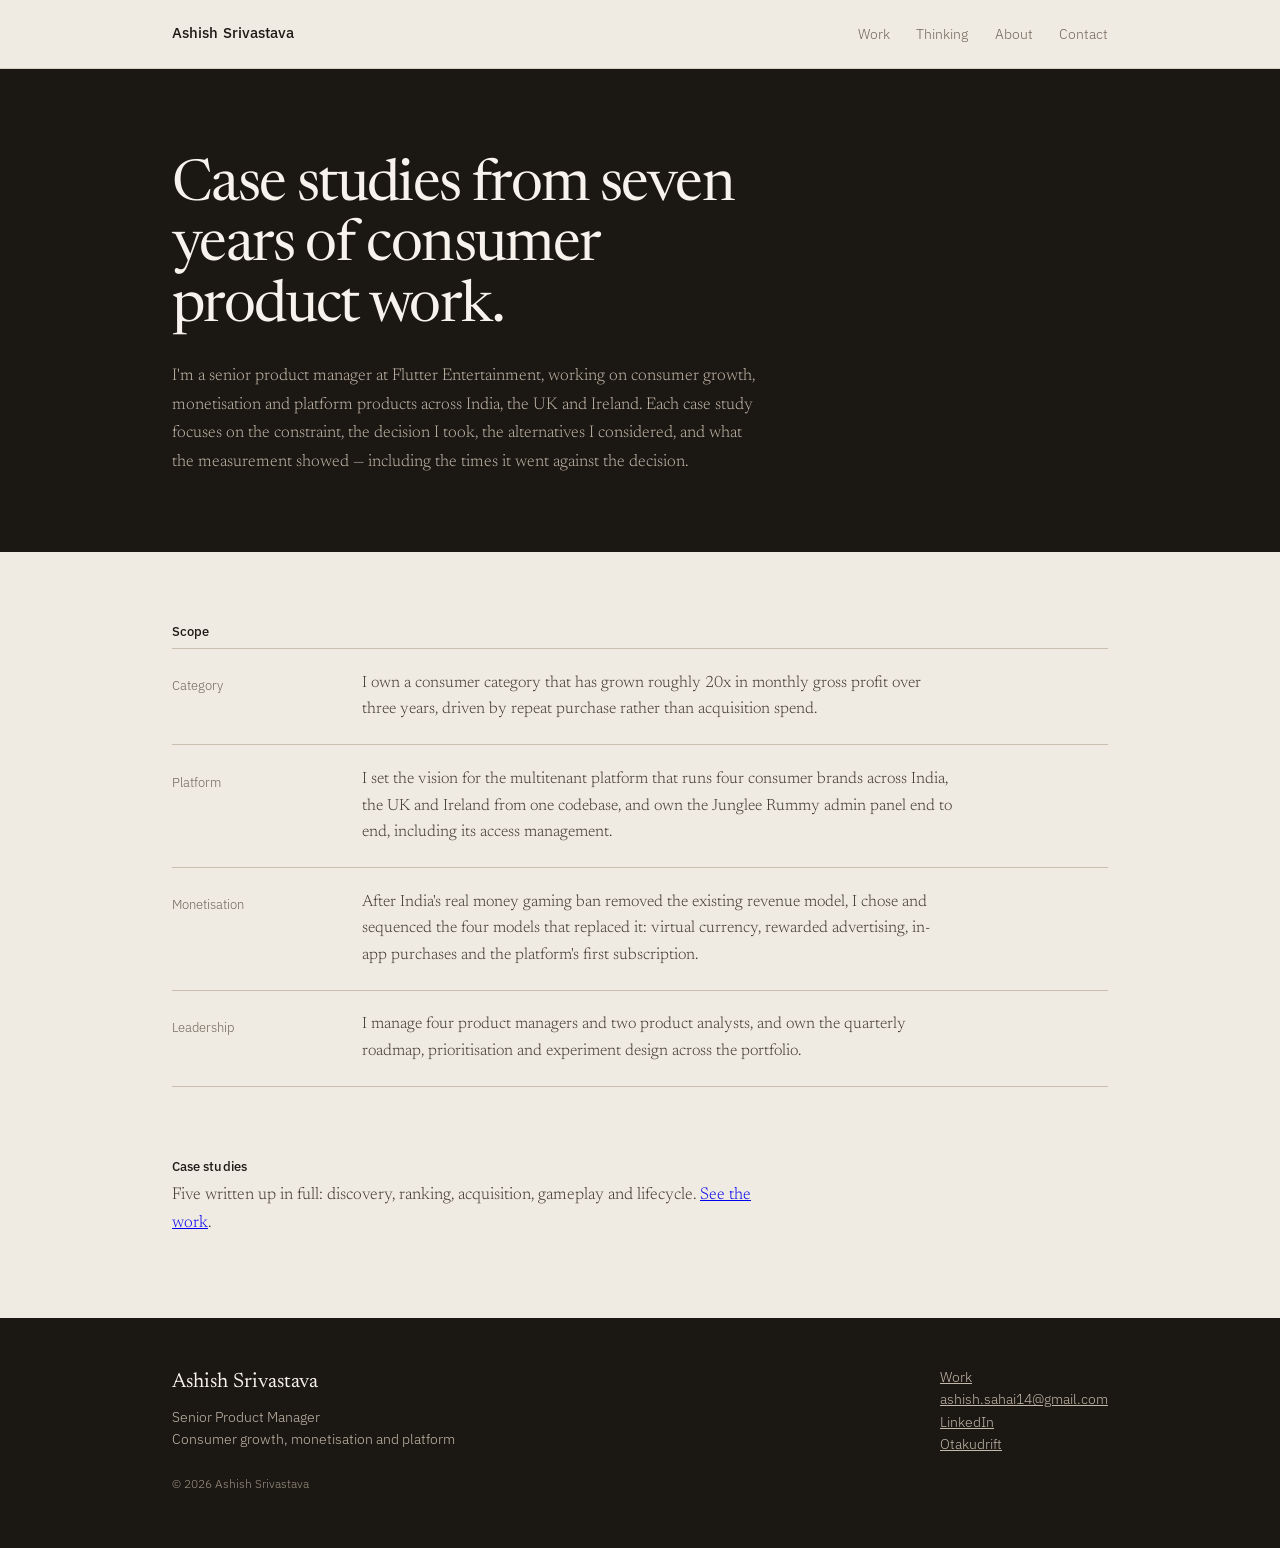
<file: index.html>
<!doctype html>
<html lang="en">
<head>
<meta charset="utf-8">
<meta name="viewport" content="width=device-width, initial-scale=1">
<title>Ashish Srivastava, senior product manager</title>
<meta name="description" content="Case studies on consumer growth, monetisation and platform product work.">
<meta property="og:title" content="Ashish Srivastava, senior product manager">
<meta property="og:description" content="Case studies on consumer growth, monetisation and platform product work.">
<link rel="preconnect" href="https://fonts.googleapis.com">
<link rel="preconnect" href="https://fonts.gstatic.com" crossorigin>
<link href="https://fonts.googleapis.com/css2?family=Newsreader:ital,opsz,wght@0,6..72,300;0,6..72,400;0,6..72,500;1,6..72,300;1,6..72,400&family=IBM+Plex+Sans:wght@400;500&display=swap" rel="stylesheet">
<link rel="stylesheet" href="style.css">
</head>
<body>
<a class="skip" href="#main">Skip to content</a>
<nav class="nav" aria-label="Primary">
  <div class="wrap">
    <a class="name" href="index.html">Ashish Srivastava</a>
    <ul>
      <li><a href="work.html">Work</a></li>
      <li><a href="thinking.html">Thinking</a></li>
      <li><a href="about.html">About</a></li>
      <li><a href="contact.html">Contact</a></li>
    </ul>
  </div>
</nav><header class="band">
  <div class="wrap">
    
    <h1>Case studies from seven years of consumer product work.</h1>
    <p class="standfirst">I'm a senior product manager at Flutter Entertainment, working on consumer growth, monetisation and platform products across India, the UK and Ireland. Each case study focuses on the constraint, the decision I took, the alternatives I considered, and what the measurement showed &mdash; including the times it went against the decision.</p>
  </div>
</header><main id="main"><div class="wrap"><section aria-labelledby="scope-h">
    <h2 class="section rise" id="scope-h">Scope</h2>
    <div class="rows rise"><div class="row"><div class="label">Category</div><div class="body"><p>I own a consumer category that has grown roughly 20x in monthly gross profit over three years, driven by repeat purchase rather than acquisition spend.</p></div></div><div class="row"><div class="label">Platform</div><div class="body"><p>I set the vision for the multitenant platform that runs four consumer brands across India, the UK and Ireland from one codebase, and own the Junglee Rummy admin panel end to end, including its access management.</p></div></div><div class="row"><div class="label">Monetisation</div><div class="body"><p>After India's real money gaming ban removed the existing revenue model, I chose and sequenced the four models that replaced it: virtual currency, rewarded advertising, in-app purchases and the platform's first subscription.</p></div></div><div class="row"><div class="label">Leadership</div><div class="body"><p>I manage four product managers and two product analysts, and own the quarterly roadmap, prioritisation and experiment design across the portfolio.</p></div></div></div>
  </section><section><h2 class="section rise">Case studies</h2><p class="lede rise">Five written up in full: discovery, ranking, acquisition, gameplay and lifecycle. <a href="work.html">See the work</a>.</p></section></div></main><footer>
  <div class="wrap">
    <div>
      <p class="fname">Ashish Srivastava</p>
      <div>Senior Product Manager<br>Consumer growth, monetisation and platform</div>
      <div class="small">&copy; 2026 Ashish Srivastava</div>
    </div>
    <div>
      <div><a href="work.html">Work</a></div>
      <div><a href="mailto:ashish.sahai14@gmail.com">ashish.sahai14@gmail.com</a></div>
      <div><a href="https://linkedin.com/in/ashishsrivastava">LinkedIn</a></div>
      <div><a href="https://otakudrift.com">Otakudrift</a></div>
    </div>
  </div>
</footer><script>
(function(){
  var reduce = window.matchMedia('(prefers-reduced-motion: reduce)').matches;
  var els = document.querySelectorAll('.rise');
  if (reduce || !('IntersectionObserver' in window)) { els.forEach(function(e){e.classList.add('in');}); return; }
  var io = new IntersectionObserver(function(en){
    en.forEach(function(e){ if(e.isIntersecting){ e.target.classList.add('in'); io.unobserve(e.target); } });
  }, {rootMargin:'0px 0px -8% 0px', threshold:0.05});
  els.forEach(function(e){io.observe(e);});
})();
</script>
</body>
</html>
</file>
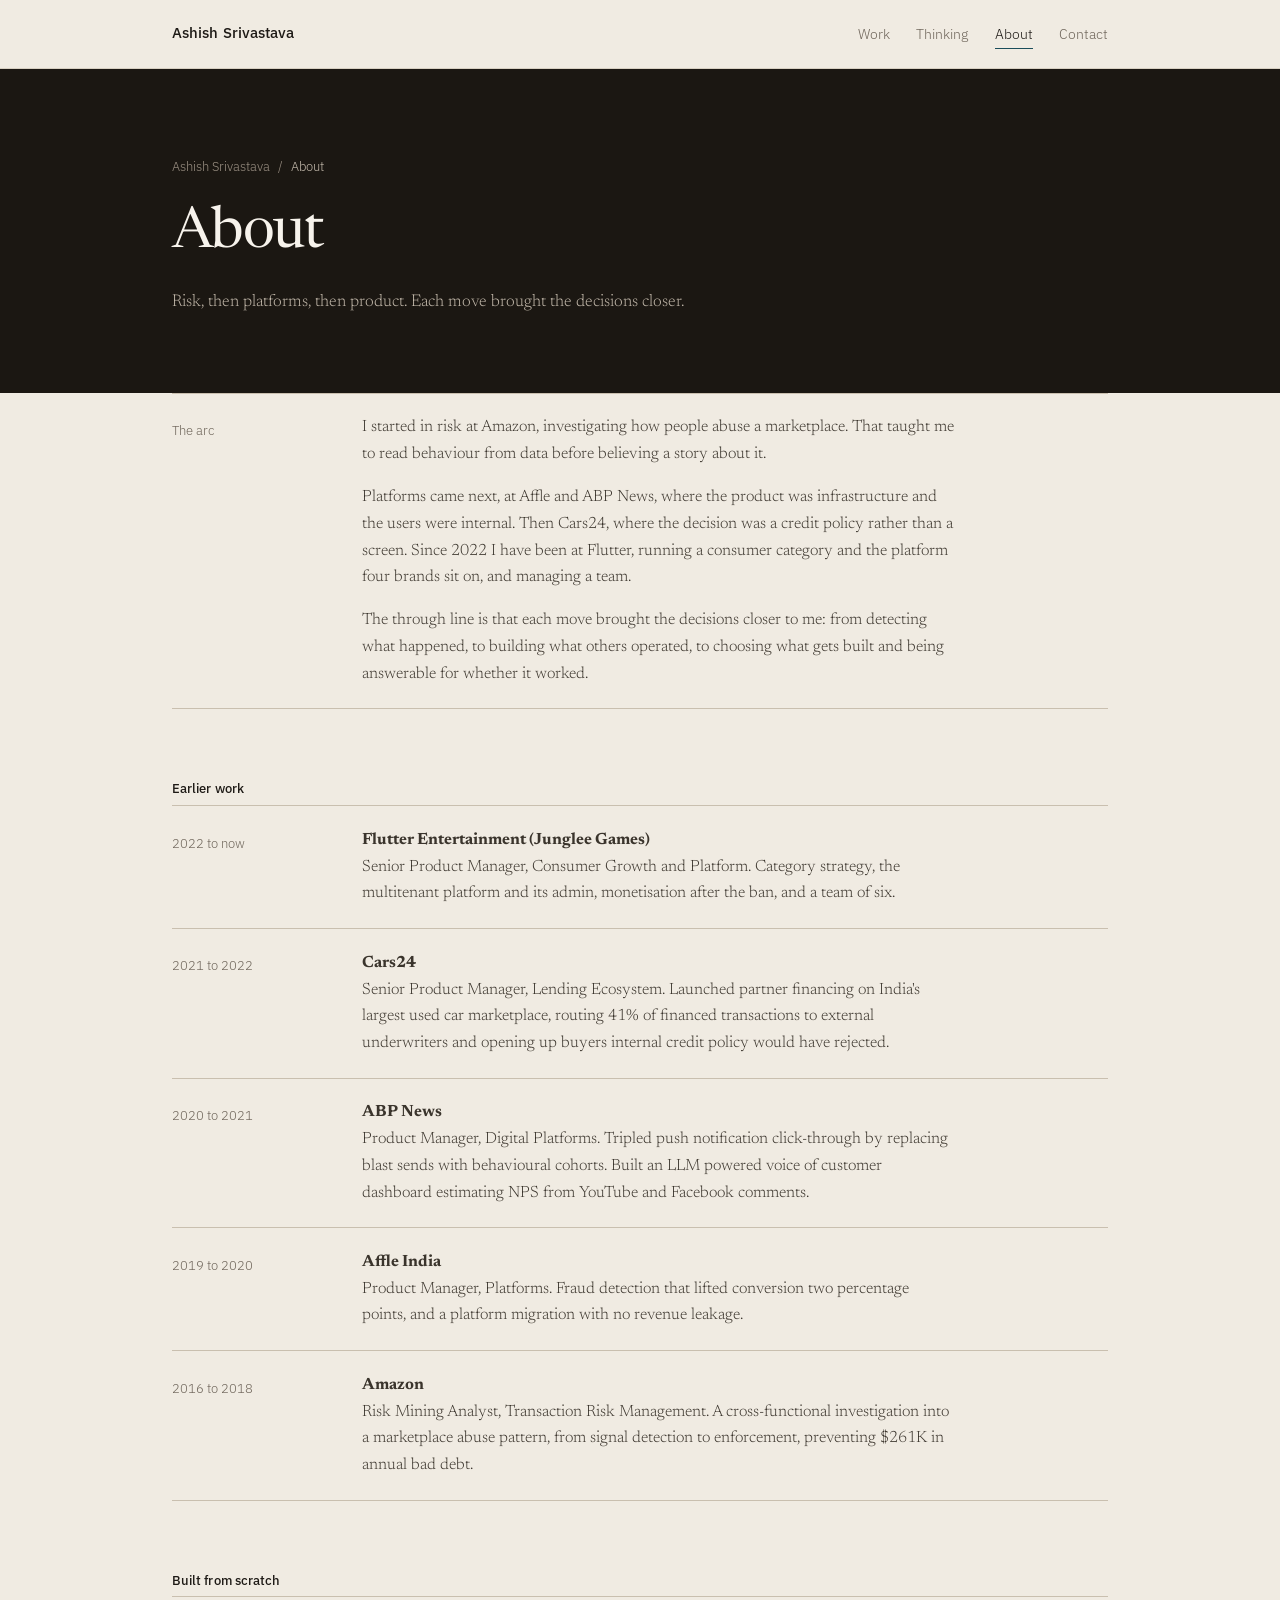
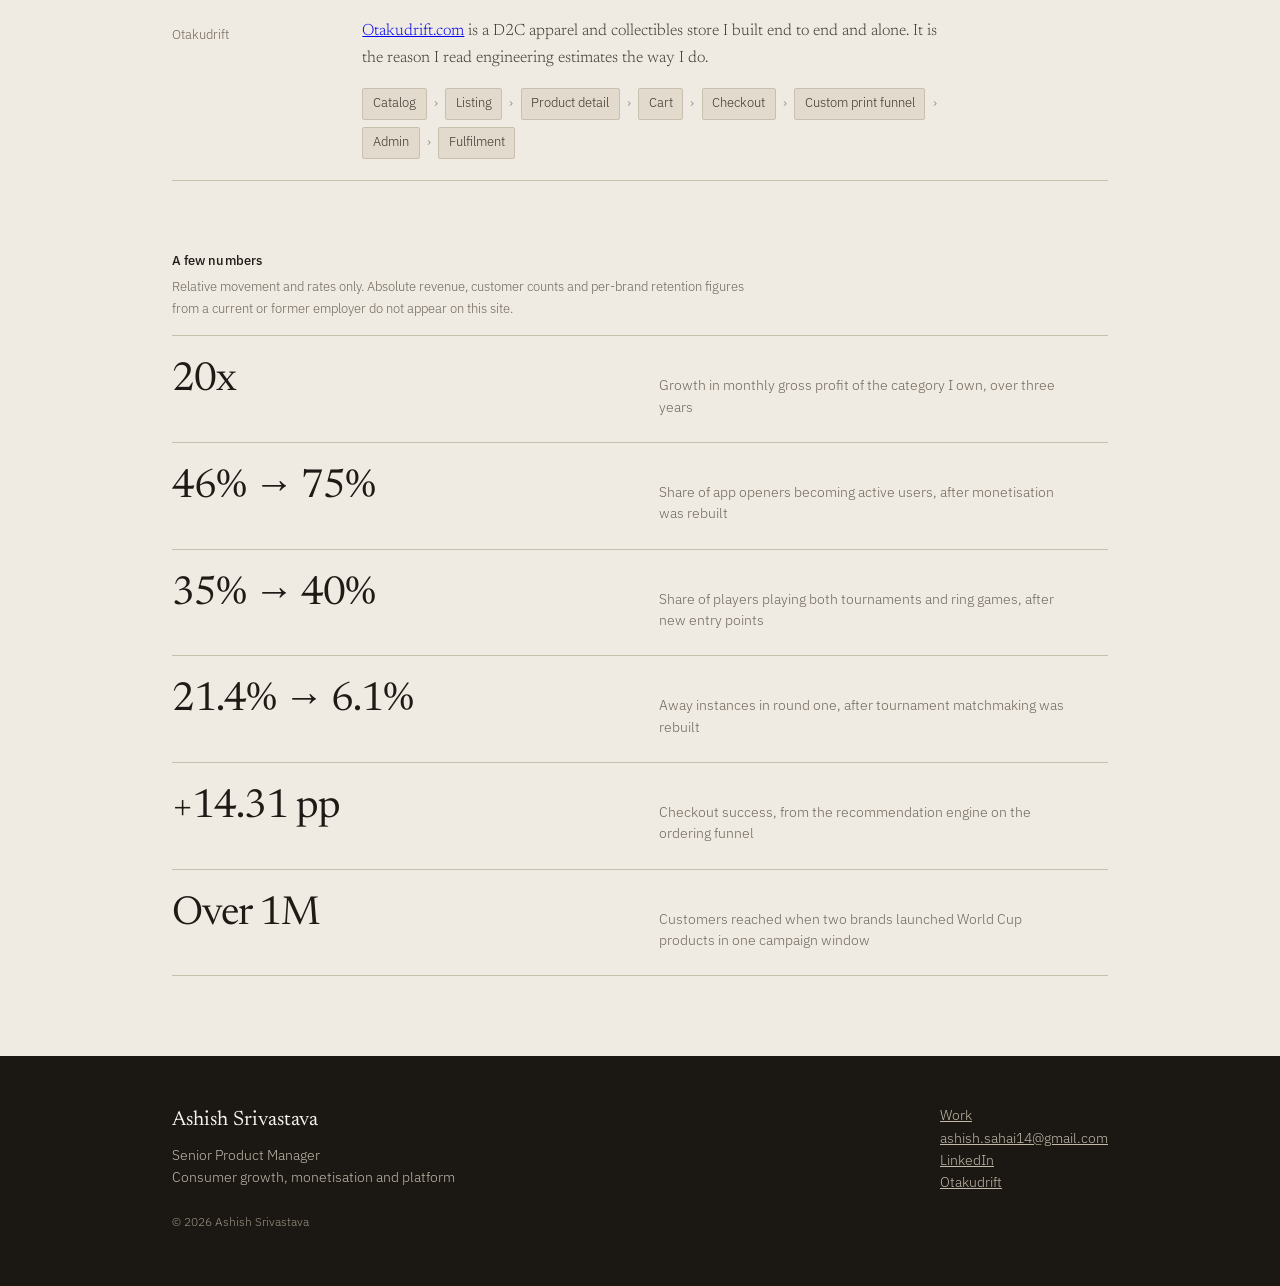
<file: about.html>
<!doctype html>
<html lang="en">
<head>
<meta charset="utf-8">
<meta name="viewport" content="width=device-width, initial-scale=1">
<title>About — Ashish Srivastava</title>
<meta name="description" content="Risk, platforms, product, consumer growth, product leadership.">
<meta property="og:title" content="About — Ashish Srivastava">
<meta property="og:description" content="Risk, platforms, product, consumer growth, product leadership.">
<link rel="preconnect" href="https://fonts.googleapis.com">
<link rel="preconnect" href="https://fonts.gstatic.com" crossorigin>
<link href="https://fonts.googleapis.com/css2?family=Newsreader:ital,opsz,wght@0,6..72,300;0,6..72,400;0,6..72,500;1,6..72,300;1,6..72,400&family=IBM+Plex+Sans:wght@400;500&display=swap" rel="stylesheet">
<link rel="stylesheet" href="style.css">
</head>
<body>
<a class="skip" href="#main">Skip to content</a>
<nav class="nav" aria-label="Primary">
  <div class="wrap">
    <a class="name" href="index.html">Ashish Srivastava</a>
    <ul>
      <li><a href="work.html">Work</a></li>
      <li><a href="thinking.html">Thinking</a></li>
      <li><a href="about.html" aria-current="page">About</a></li>
      <li><a href="contact.html">Contact</a></li>
    </ul>
  </div>
</nav><header class="band">
  <div class="wrap">
    <p class="crumb"><a href="index.html">Ashish Srivastava</a><span class="sep">/</span><span class="here">About</span></p>
    <h1>About</h1>
    <p class="standfirst">Risk, then platforms, then product. Each move brought the decisions closer.</p>
  </div>
</header><main id="main"><div class="wrap"><section id="about" aria-labelledby="about-h">
    
    <div class="rows rise">
      <div class="row"><div class="label">The arc</div><div class="body">
        <p>I started in risk at Amazon, investigating how people abuse a marketplace. That taught me to read behaviour from data before believing a story about it.</p>
        <p>Platforms came next, at Affle and ABP News, where the product was infrastructure and the users were internal. Then Cars24, where the decision was a credit policy rather than a screen. Since 2022 I have been at Flutter, running a consumer category and the platform four brands sit on, and managing a team.</p>
        <p>The through line is that each move brought the decisions closer to me: from detecting what happened, to building what others operated, to choosing what gets built and being answerable for whether it worked.</p>
      </div></div>
    </div>
  </section><section aria-labelledby="earlier-h">
    <h2 class="section rise" id="earlier-h">Earlier work</h2>
    <div class="rows rise"><div class="row"><div class="label">2022 to now</div><div class="body"><p><strong>Flutter Entertainment (Junglee Games)</strong><br>Senior Product Manager, Consumer Growth and Platform. Category strategy, the multitenant platform and its admin, monetisation after the ban, and a team of six.</p></div></div><div class="row"><div class="label">2021 to 2022</div><div class="body"><p><strong>Cars24</strong><br>Senior Product Manager, Lending Ecosystem. Launched partner financing on India's largest used car marketplace, routing 41% of financed transactions to external underwriters and opening up buyers internal credit policy would have rejected.</p></div></div><div class="row"><div class="label">2020 to 2021</div><div class="body"><p><strong>ABP News</strong><br>Product Manager, Digital Platforms. Tripled push notification click-through by replacing blast sends with behavioural cohorts. Built an LLM powered voice of customer dashboard estimating NPS from YouTube and Facebook comments.</p></div></div><div class="row"><div class="label">2019 to 2020</div><div class="body"><p><strong>Affle India</strong><br>Product Manager, Platforms. Fraud detection that lifted conversion two percentage points, and a platform migration with no revenue leakage.</p></div></div><div class="row"><div class="label">2016 to 2018</div><div class="body"><p><strong>Amazon</strong><br>Risk Mining Analyst, Transaction Risk Management. A cross-functional investigation into a marketplace abuse pattern, from signal detection to enforcement, preventing $261K in annual bad debt.</p></div></div></div>
  </section><section aria-labelledby="built-h">
    <h2 class="section rise" id="built-h">Built from scratch</h2>
    <div class="rows rise">
      <div class="row"><div class="label">Otakudrift</div><div class="body">
        <p><a href="https://otakudrift.com">Otakudrift.com</a> is a D2C apparel and collectibles store I built end to end and alone. It is the reason I read engineering estimates the way I do.</p>
        <p class="flow"><span>Catalog</span><i>&rsaquo;</i><span>Listing</span><i>&rsaquo;</i><span>Product detail</span><i>&rsaquo;</i><span>Cart</span><i>&rsaquo;</i><span>Checkout</span><i>&rsaquo;</i><span>Custom print funnel</span><i>&rsaquo;</i><span>Admin</span><i>&rsaquo;</i><span>Fulfilment</span></p>
      </div></div>
    </div>
  </section><section aria-labelledby="numbers-h">
    <h2 class="section rise" id="numbers-h">A few numbers</h2>
    <p class="section-note rise">Relative movement and rates only. Absolute revenue, customer counts and per-brand retention figures from a current or former employer do not appear on this site.</p>
    <div class="figs rise"><div class="fig-row"><div class="n">20x</div><div class="d">Growth in monthly gross profit of the category I own, over three years</div></div><div class="fig-row"><div class="n">46% &rarr; 75%</div><div class="d">Share of app openers becoming active users, after monetisation was rebuilt</div></div><div class="fig-row"><div class="n">35% &rarr; 40%</div><div class="d">Share of players playing both tournaments and ring games, after new entry points</div></div><div class="fig-row"><div class="n">21.4% &rarr; 6.1%</div><div class="d">Away instances in round one, after tournament matchmaking was rebuilt</div></div><div class="fig-row"><div class="n">+14.31 pp</div><div class="d">Checkout success, from the recommendation engine on the ordering funnel</div></div><div class="fig-row"><div class="n">Over 1M</div><div class="d">Customers reached when two brands launched World Cup products in one campaign window</div></div></div>
  </section></div></main><footer>
  <div class="wrap">
    <div>
      <p class="fname">Ashish Srivastava</p>
      <div>Senior Product Manager<br>Consumer growth, monetisation and platform</div>
      <div class="small">&copy; 2026 Ashish Srivastava</div>
    </div>
    <div>
      <div><a href="work.html">Work</a></div>
      <div><a href="mailto:ashish.sahai14@gmail.com">ashish.sahai14@gmail.com</a></div>
      <div><a href="https://linkedin.com/in/ashishsrivastava">LinkedIn</a></div>
      <div><a href="https://otakudrift.com">Otakudrift</a></div>
    </div>
  </div>
</footer><script>
(function(){
  var reduce = window.matchMedia('(prefers-reduced-motion: reduce)').matches;
  var els = document.querySelectorAll('.rise');
  if (reduce || !('IntersectionObserver' in window)) { els.forEach(function(e){e.classList.add('in');}); return; }
  var io = new IntersectionObserver(function(en){
    en.forEach(function(e){ if(e.isIntersecting){ e.target.classList.add('in'); io.unobserve(e.target); } });
  }, {rootMargin:'0px 0px -8% 0px', threshold:0.05});
  els.forEach(function(e){io.observe(e);});
})();
</script>
</body>
</html>
</file>
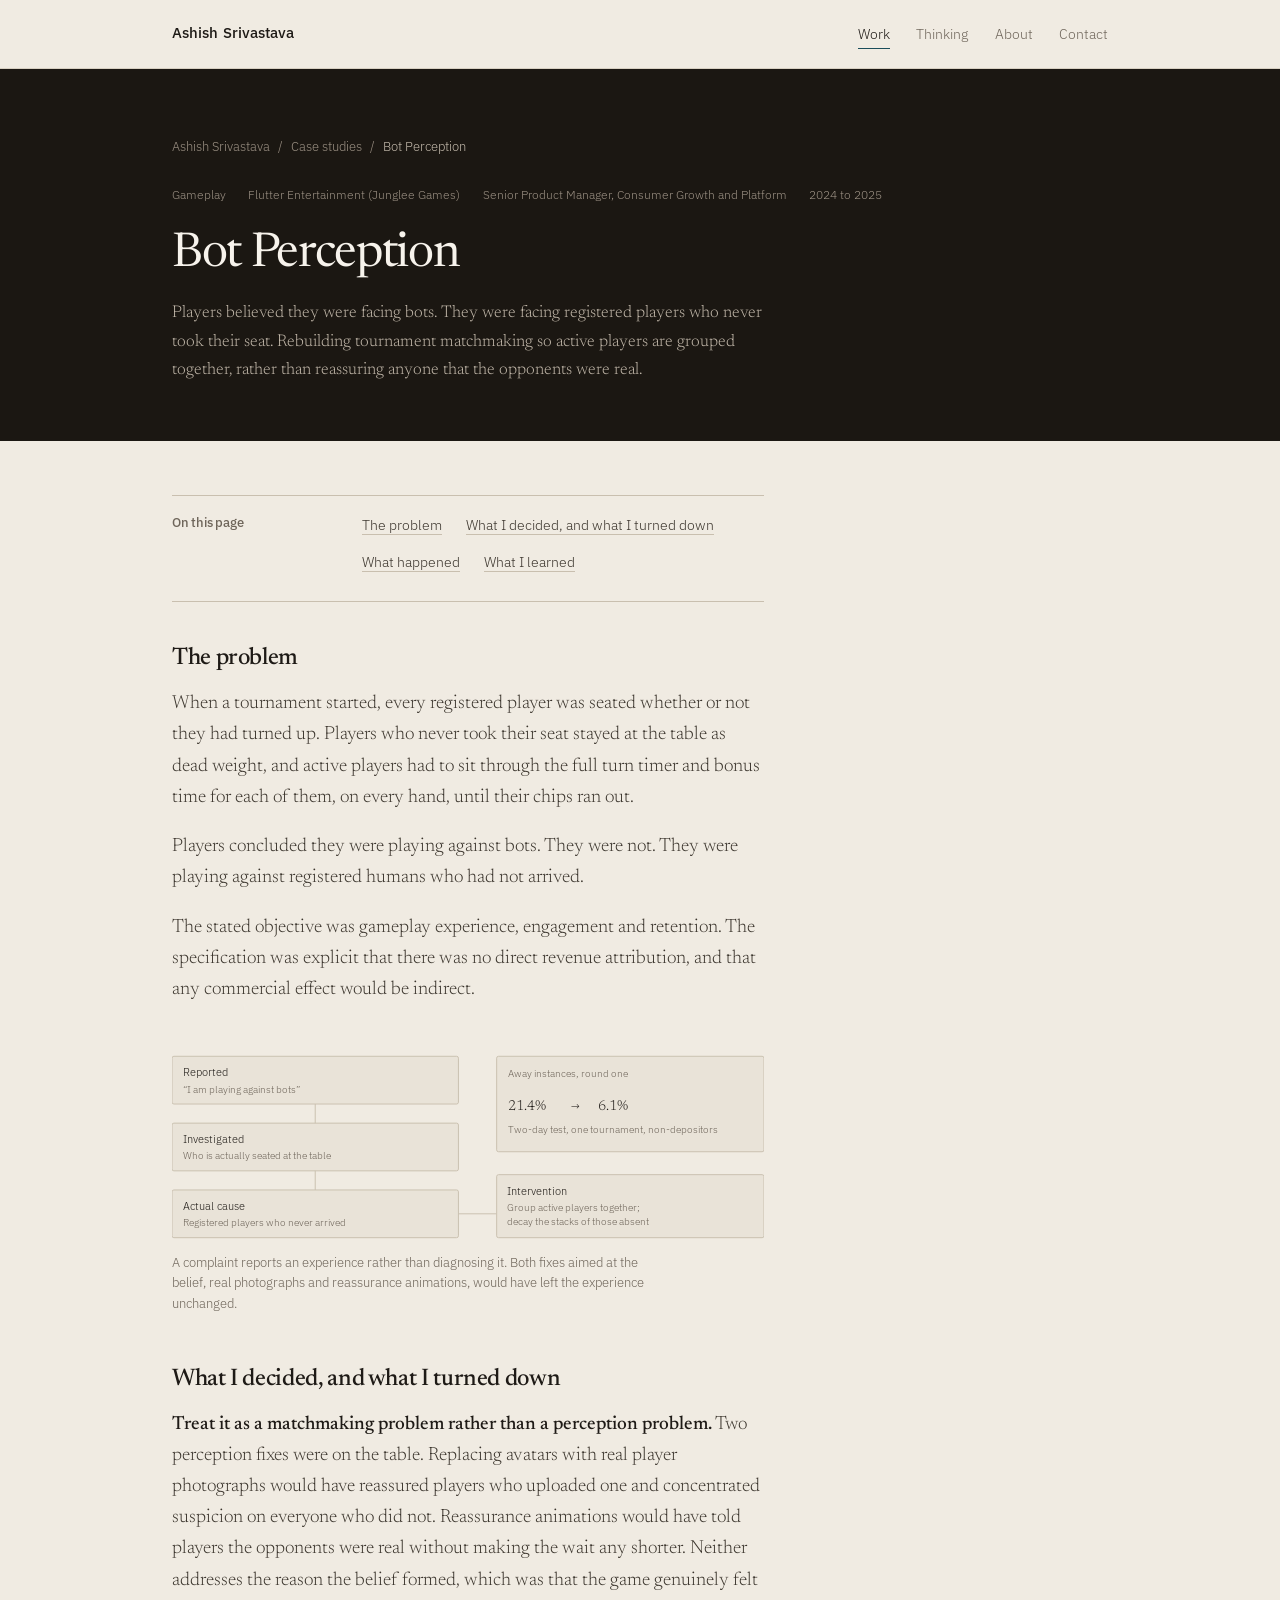
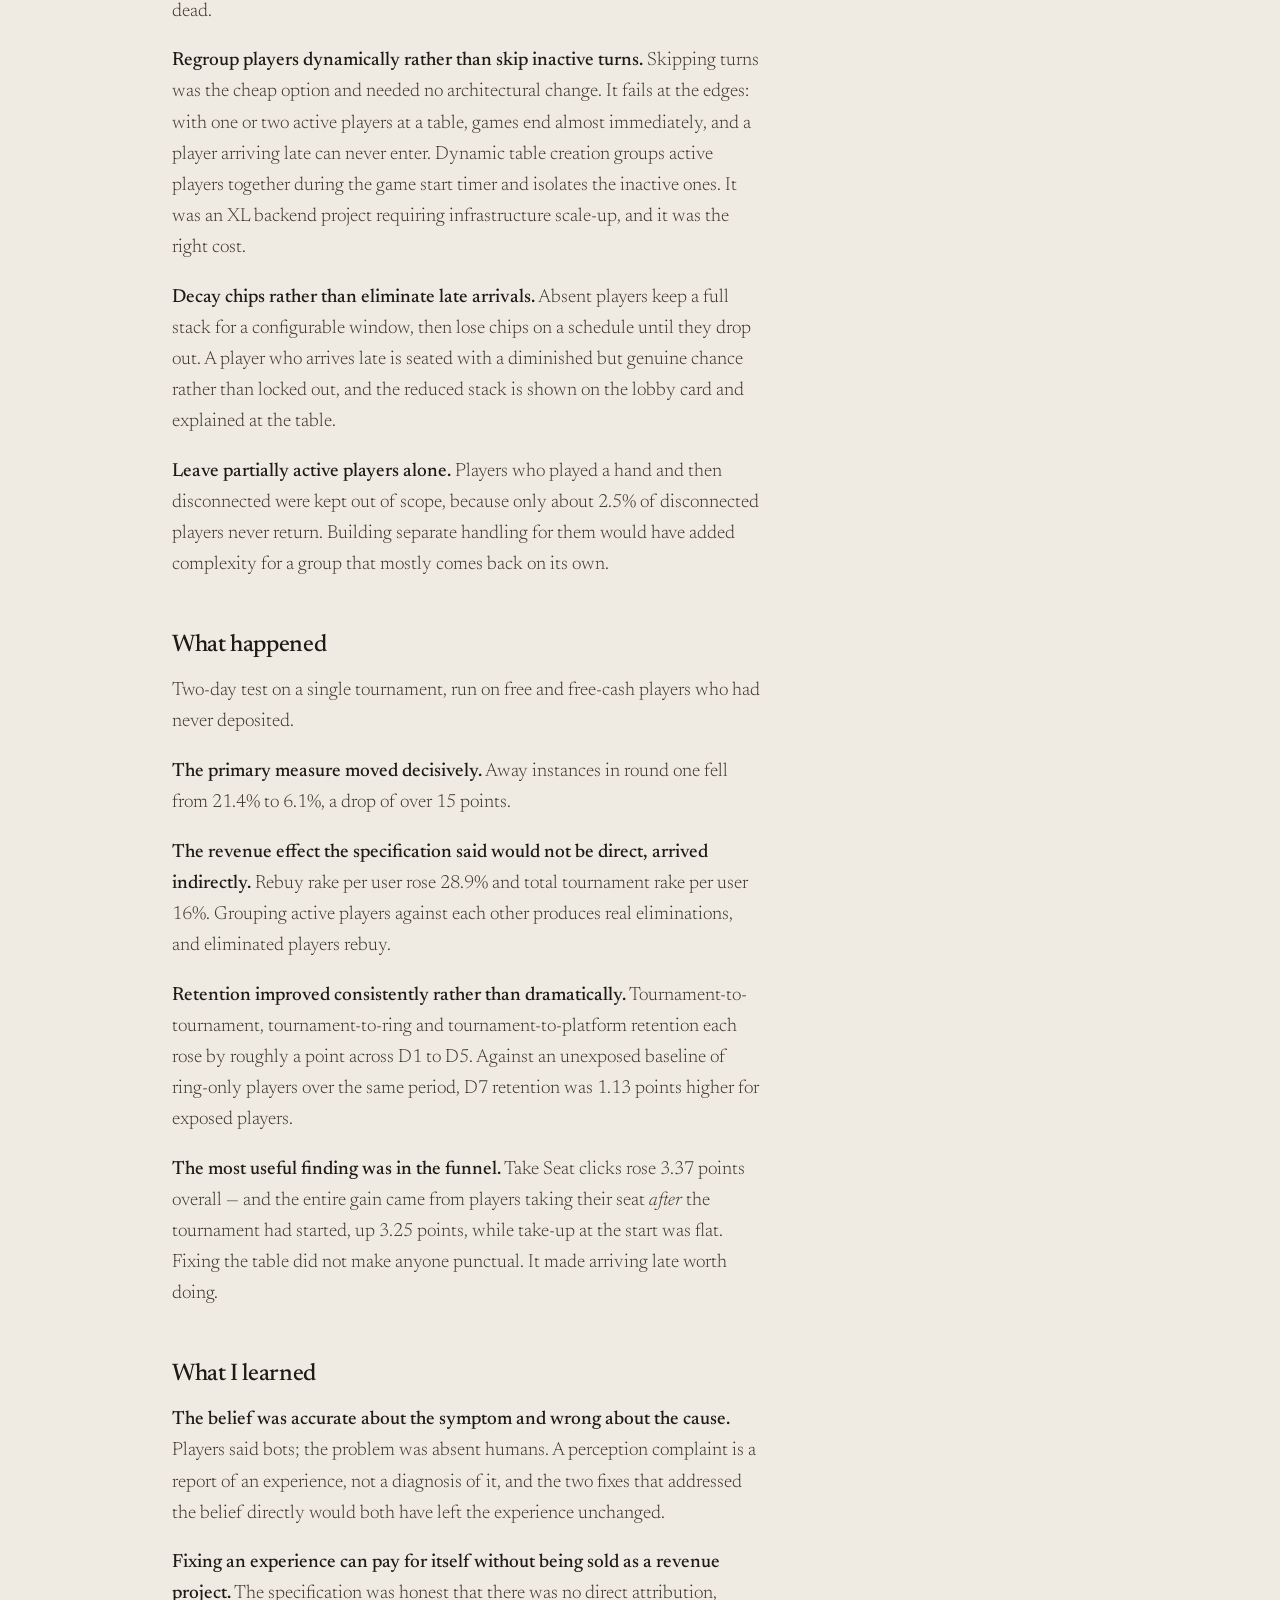
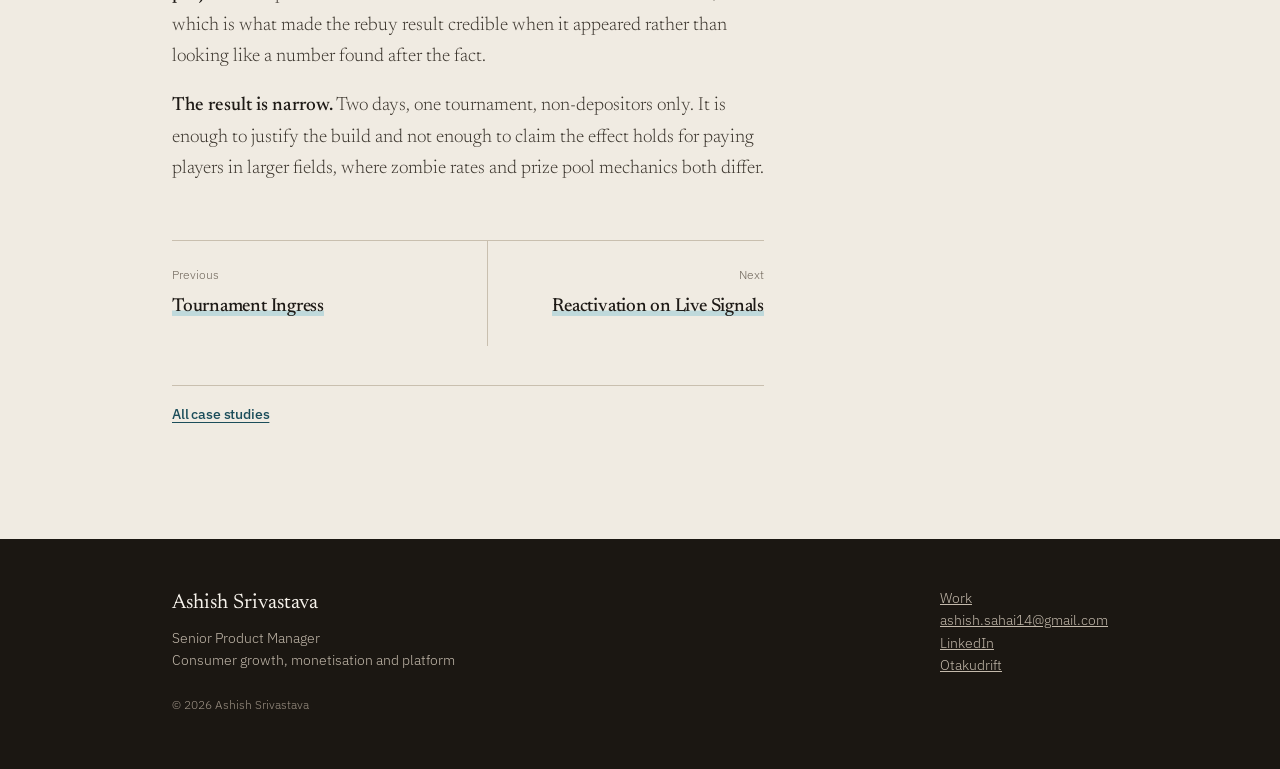
<file: bot-perception.html>
<!doctype html>
<html lang="en">
<head>
<meta charset="utf-8">
<meta name="viewport" content="width=device-width, initial-scale=1">
<title>Bot Perception — Ashish Srivastava</title>
<meta name="description" content="Players believed they were facing bots. They were facing registered players who never took their seat. Rebuilding tournament matchmaking so active players are grouped together, rather than reassuring ">
<meta property="og:title" content="Bot Perception — Ashish Srivastava">
<meta property="og:description" content="Players believed they were facing bots. They were facing registered players who never took their seat. Rebuilding tournament matchmaking so active players are grouped together, rather than reassuring ">
<meta property="og:type" content="article">
<link rel="preconnect" href="https://fonts.googleapis.com">
<link rel="preconnect" href="https://fonts.gstatic.com" crossorigin>
<link href="https://fonts.googleapis.com/css2?family=Newsreader:ital,opsz,wght@0,6..72,300;0,6..72,400;0,6..72,500;1,6..72,300;1,6..72,400&family=IBM+Plex+Sans:wght@400;500&display=swap" rel="stylesheet">
<link rel="stylesheet" href="style.css">
</head>
<body>
<a class="skip" href="#main">Skip to content</a>
<nav class="nav" aria-label="Primary">
  <div class="wrap">
    <a class="name" href="index.html">Ashish Srivastava</a>
    <ul>
      <li><a href="work.html" aria-current="page">Work</a></li>
      <li><a href="thinking.html">Thinking</a></li>
      <li><a href="about.html">About</a></li>
      <li><a href="contact.html">Contact</a></li>
    </ul>
  </div>
</nav><header class="band study">
  <div class="wrap">
    <p class="crumb"><a href="index.html">Ashish Srivastava</a><span class="sep">/</span><a href="work.html">Case studies</a><span class="sep">/</span><span class="here">Bot Perception</span></p>
    <p class="eyebrow"><span>Gameplay</span><span>Flutter Entertainment (Junglee Games)</span><span>Senior Product Manager, Consumer Growth and Platform</span><span>2024 to 2025</span></p>
    <h1>Bot Perception</h1>
    <p class="standfirst">Players believed they were facing bots. They were facing registered players who never took their seat. Rebuilding tournament matchmaking so active players are grouped together, rather than reassuring anyone that the opponents were real.</p>
  </div>
</header><main class="article" id="main"><div class="wrap"><div class="prose">
<nav class="toc" aria-label="On this page"><h2>On this page</h2><ol><li><a href="#the-problem">The problem</a></li><li><a href="#what-i-decided-and-what-i-turned-down">What I decided, and what I turned down</a></li><li><a href="#what-happened">What happened</a></li><li><a href="#what-i-learned">What I learned</a></li></ol></nav>
<h2 id="the-problem">The problem</h2>
<p>When a tournament started, every registered player was seated whether or not they had turned up. Players who never took their seat stayed at the table as dead weight, and active players had to sit through the full turn timer and bonus time for each of them, on every hand, until their chips ran out.</p>
<p>Players concluded they were playing against bots. They were not. They were playing against registered humans who had not arrived.</p>
<p>The stated objective was gameplay experience, engagement and retention. The specification was explicit that there was no direct revenue attribution, and that any commercial effect would be indirect.</p>
<figure class="diagram"><svg viewBox="0 0 620 210" role="img" aria-label="The chain from reported problem to actual cause to intervention: players reported bots, investigation showed registered players who never took a seat, and the fix was matchmaking rather than reassurance." xmlns="http://www.w3.org/2000/svg"><style>.l{font-family:"IBM Plex Sans",sans-serif;font-size:11.5px;fill:#1E1A16}.s{font-family:"IBM Plex Sans",sans-serif;font-size:10.5px;fill:#6E655A}.n{font-family:Newsreader,Georgia,serif;font-size:15px;fill:#1E1A16}.bx{fill:#E9E3D8;stroke:#C9BFAF}.ar{stroke:#C9BFAF;fill:none}</style><rect class="bx" x="0" y="16" width="300" height="50" rx="2"/><text class="l" x="11" y="37">Reported</text><text class="s" x="11" y="54">“I am playing against bots”</text><rect class="bx" x="0" y="86" width="300" height="50" rx="2"/><text class="l" x="11" y="107">Investigated</text><text class="s" x="11" y="124">Who is actually seated at the table</text><rect class="bx" x="0" y="156" width="300" height="50" rx="2"/><text class="l" x="11" y="177">Actual cause</text><text class="s" x="11" y="194">Registered players who never arrived</text><path class="ar" d="M150 66 V86"/><path class="ar" d="M150 136 V156"/><path class="ar" d="M300 181 H340"/><rect class="bx" x="340" y="140" width="280" height="66" rx="2"/><text class="l" x="351" y="161">Intervention</text><text class="s" x="351" y="178">Group active players together;</text><text class="s" x="351" y="193">decay the stacks of those absent</text><rect class="bx" x="340" y="16" width="280" height="100" rx="2"/><text class="s" x="352" y="38">Away instances, round one</text><text class="n" x="352" y="72">21.4%</text><text class="l" x="418" y="72">→</text><text class="n" x="446" y="72" fill="#1B4D5A">6.1%</text><text class="s" x="352" y="96">Two-day test, one tournament, non-depositors</text></svg><figcaption>A complaint reports an experience rather than diagnosing it. Both fixes aimed at the belief, real photographs and reassurance animations, would have left the experience unchanged.</figcaption></figure>
<h2 id="what-i-decided-and-what-i-turned-down">What I decided, and what I turned down</h2>
<p><strong>Treat it as a matchmaking problem rather than a perception problem.</strong> Two perception fixes were on the table. Replacing avatars with real player photographs would have reassured players who uploaded one and concentrated suspicion on everyone who did not. Reassurance animations would have told players the opponents were real without making the wait any shorter. Neither addresses the reason the belief formed, which was that the game genuinely felt dead.</p>
<p><strong>Regroup players dynamically rather than skip inactive turns.</strong> Skipping turns was the cheap option and needed no architectural change. It fails at the edges: with one or two active players at a table, games end almost immediately, and a player arriving late can never enter. Dynamic table creation groups active players together during the game start timer and isolates the inactive ones. It was an XL backend project requiring infrastructure scale-up, and it was the right cost.</p>
<p><strong>Decay chips rather than eliminate late arrivals.</strong> Absent players keep a full stack for a configurable window, then lose chips on a schedule until they drop out. A player who arrives late is seated with a diminished but genuine chance rather than locked out, and the reduced stack is shown on the lobby card and explained at the table.</p>
<p><strong>Leave partially active players alone.</strong> Players who played a hand and then disconnected were kept out of scope, because only about 2.5% of disconnected players never return. Building separate handling for them would have added complexity for a group that mostly comes back on its own.</p>
<h2 id="what-happened">What happened</h2>
<p>Two-day test on a single tournament, run on free and free-cash players who had never deposited.</p>
<p><strong>The primary measure moved decisively.</strong> Away instances in round one fell from 21.4% to 6.1%, a drop of over 15 points.</p>
<p><strong>The revenue effect the specification said would not be direct, arrived indirectly.</strong> Rebuy rake per user rose 28.9% and total tournament rake per user 16%. Grouping active players against each other produces real eliminations, and eliminated players rebuy.</p>
<p><strong>Retention improved consistently rather than dramatically.</strong> Tournament-to-tournament, tournament-to-ring and tournament-to-platform retention each rose by roughly a point across D1 to D5. Against an unexposed baseline of ring-only players over the same period, D7 retention was 1.13 points higher for exposed players.</p>
<p><strong>The most useful finding was in the funnel.</strong> Take Seat clicks rose 3.37 points overall — and the entire gain came from players taking their seat <em>after</em> the tournament had started, up 3.25 points, while take-up at the start was flat. Fixing the table did not make anyone punctual. It made arriving late worth doing.</p>
<h2 id="what-i-learned">What I learned</h2>
<p><strong>The belief was accurate about the symptom and wrong about the cause.</strong> Players said bots; the problem was absent humans. A perception complaint is a report of an experience, not a diagnosis of it, and the two fixes that addressed the belief directly would both have left the experience unchanged.</p>
<p><strong>Fixing an experience can pay for itself without being sold as a revenue project.</strong> The specification was honest that there was no direct attribution, which is what made the rebuy result credible when it appeared rather than looking like a number found after the fact.</p>
<p><strong>The result is narrow.</strong> Two days, one tournament, non-depositors only. It is enough to justify the build and not enough to claim the effect holds for paying players in larger fields, where zombie rates and prize pool mechanics both differ.</p>
<nav class="pager" aria-label="More case studies"><div class="prev"><span class="k">Previous</span><a href="tournament-ingress.html">Tournament Ingress</a></div><div class="next"><span class="k">Next</span><a href="reactivation-on-live-signals.html">Reactivation on Live Signals</a></div><div class="all"><a href="work.html">All case studies</a></div></nav>
</div></div></main>
<footer>
  <div class="wrap">
    <div>
      <p class="fname">Ashish Srivastava</p>
      <div>Senior Product Manager<br>Consumer growth, monetisation and platform</div>
      <div class="small">&copy; 2026 Ashish Srivastava</div>
    </div>
    <div>
      <div><a href="work.html">Work</a></div>
      <div><a href="mailto:ashish.sahai14@gmail.com">ashish.sahai14@gmail.com</a></div>
      <div><a href="https://linkedin.com/in/ashishsrivastava">LinkedIn</a></div>
      <div><a href="https://otakudrift.com">Otakudrift</a></div>
    </div>
  </div>
</footer><script>
(function(){
  var reduce = window.matchMedia('(prefers-reduced-motion: reduce)').matches;
  var els = document.querySelectorAll('.rise');
  if (reduce || !('IntersectionObserver' in window)) {
    els.forEach(function(e){e.classList.add('in');}); return;
  }
  var io = new IntersectionObserver(function(en){
    en.forEach(function(e){ if(e.isIntersecting){ e.target.classList.add('in'); io.unobserve(e.target); } });
  }, {rootMargin:'0px 0px -8% 0px', threshold:0.05});
  els.forEach(function(e){io.observe(e);});
})();
</script>
</body>
</html>
</file>
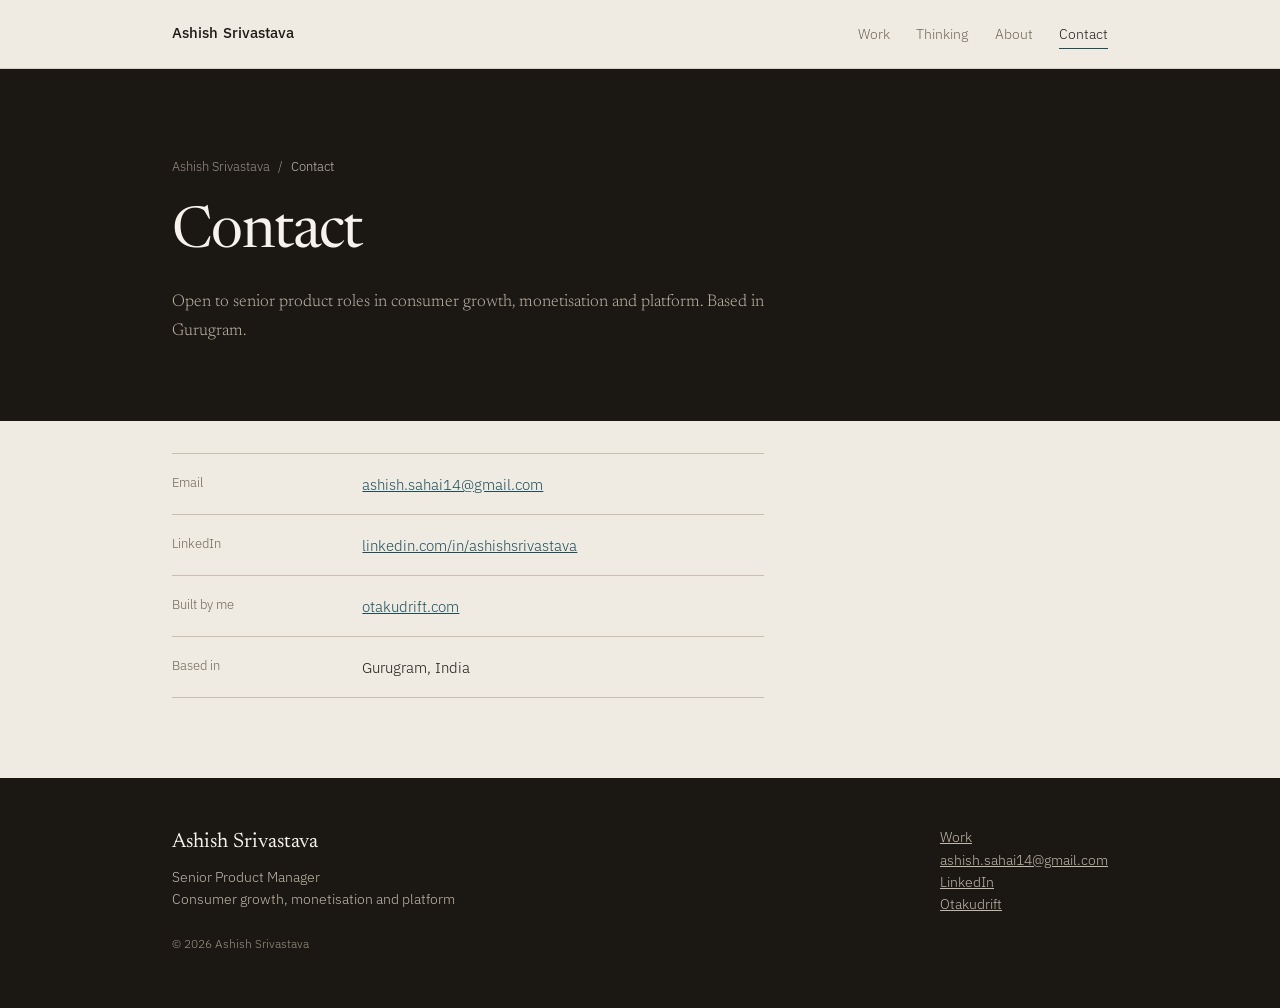
<file: contact.html>
<!doctype html>
<html lang="en">
<head>
<meta charset="utf-8">
<meta name="viewport" content="width=device-width, initial-scale=1">
<title>Contact — Ashish Srivastava</title>
<meta name="description" content="Get in touch.">
<meta property="og:title" content="Contact — Ashish Srivastava">
<meta property="og:description" content="Get in touch.">
<link rel="preconnect" href="https://fonts.googleapis.com">
<link rel="preconnect" href="https://fonts.gstatic.com" crossorigin>
<link href="https://fonts.googleapis.com/css2?family=Newsreader:ital,opsz,wght@0,6..72,300;0,6..72,400;0,6..72,500;1,6..72,300;1,6..72,400&family=IBM+Plex+Sans:wght@400;500&display=swap" rel="stylesheet">
<link rel="stylesheet" href="style.css">
</head>
<body>
<a class="skip" href="#main">Skip to content</a>
<nav class="nav" aria-label="Primary">
  <div class="wrap">
    <a class="name" href="index.html">Ashish Srivastava</a>
    <ul>
      <li><a href="work.html">Work</a></li>
      <li><a href="thinking.html">Thinking</a></li>
      <li><a href="about.html">About</a></li>
      <li><a href="contact.html" aria-current="page">Contact</a></li>
    </ul>
  </div>
</nav><header class="band">
  <div class="wrap">
    <p class="crumb"><a href="index.html">Ashish Srivastava</a><span class="sep">/</span><span class="here">Contact</span></p>
    <h1>Contact</h1>
    <p class="standfirst">Open to senior product roles in consumer growth, monetisation and platform. Based in Gurugram.</p>
  </div>
</header><main id="main"><div class="wrap"><div class="contact rise">
 <div class="lines">
   <div><span>Email</span><a href="mailto:ashish.sahai14@gmail.com">ashish.sahai14@gmail.com</a></div>
   <div><span>LinkedIn</span><a href="https://linkedin.com/in/ashishsrivastava">linkedin.com/in/ashishsrivastava</a></div>
   <div><span>Built by me</span><a href="https://otakudrift.com">otakudrift.com</a></div>
   <div><span>Based in</span>Gurugram, India</div>
 </div></div></div></main><footer>
  <div class="wrap">
    <div>
      <p class="fname">Ashish Srivastava</p>
      <div>Senior Product Manager<br>Consumer growth, monetisation and platform</div>
      <div class="small">&copy; 2026 Ashish Srivastava</div>
    </div>
    <div>
      <div><a href="work.html">Work</a></div>
      <div><a href="mailto:ashish.sahai14@gmail.com">ashish.sahai14@gmail.com</a></div>
      <div><a href="https://linkedin.com/in/ashishsrivastava">LinkedIn</a></div>
      <div><a href="https://otakudrift.com">Otakudrift</a></div>
    </div>
  </div>
</footer><script>
(function(){
  var reduce = window.matchMedia('(prefers-reduced-motion: reduce)').matches;
  var els = document.querySelectorAll('.rise');
  if (reduce || !('IntersectionObserver' in window)) { els.forEach(function(e){e.classList.add('in');}); return; }
  var io = new IntersectionObserver(function(en){
    en.forEach(function(e){ if(e.isIntersecting){ e.target.classList.add('in'); io.unobserve(e.target); } });
  }, {rootMargin:'0px 0px -8% 0px', threshold:0.05});
  els.forEach(function(e){io.observe(e);});
})();
</script>
</body>
</html>
</file>
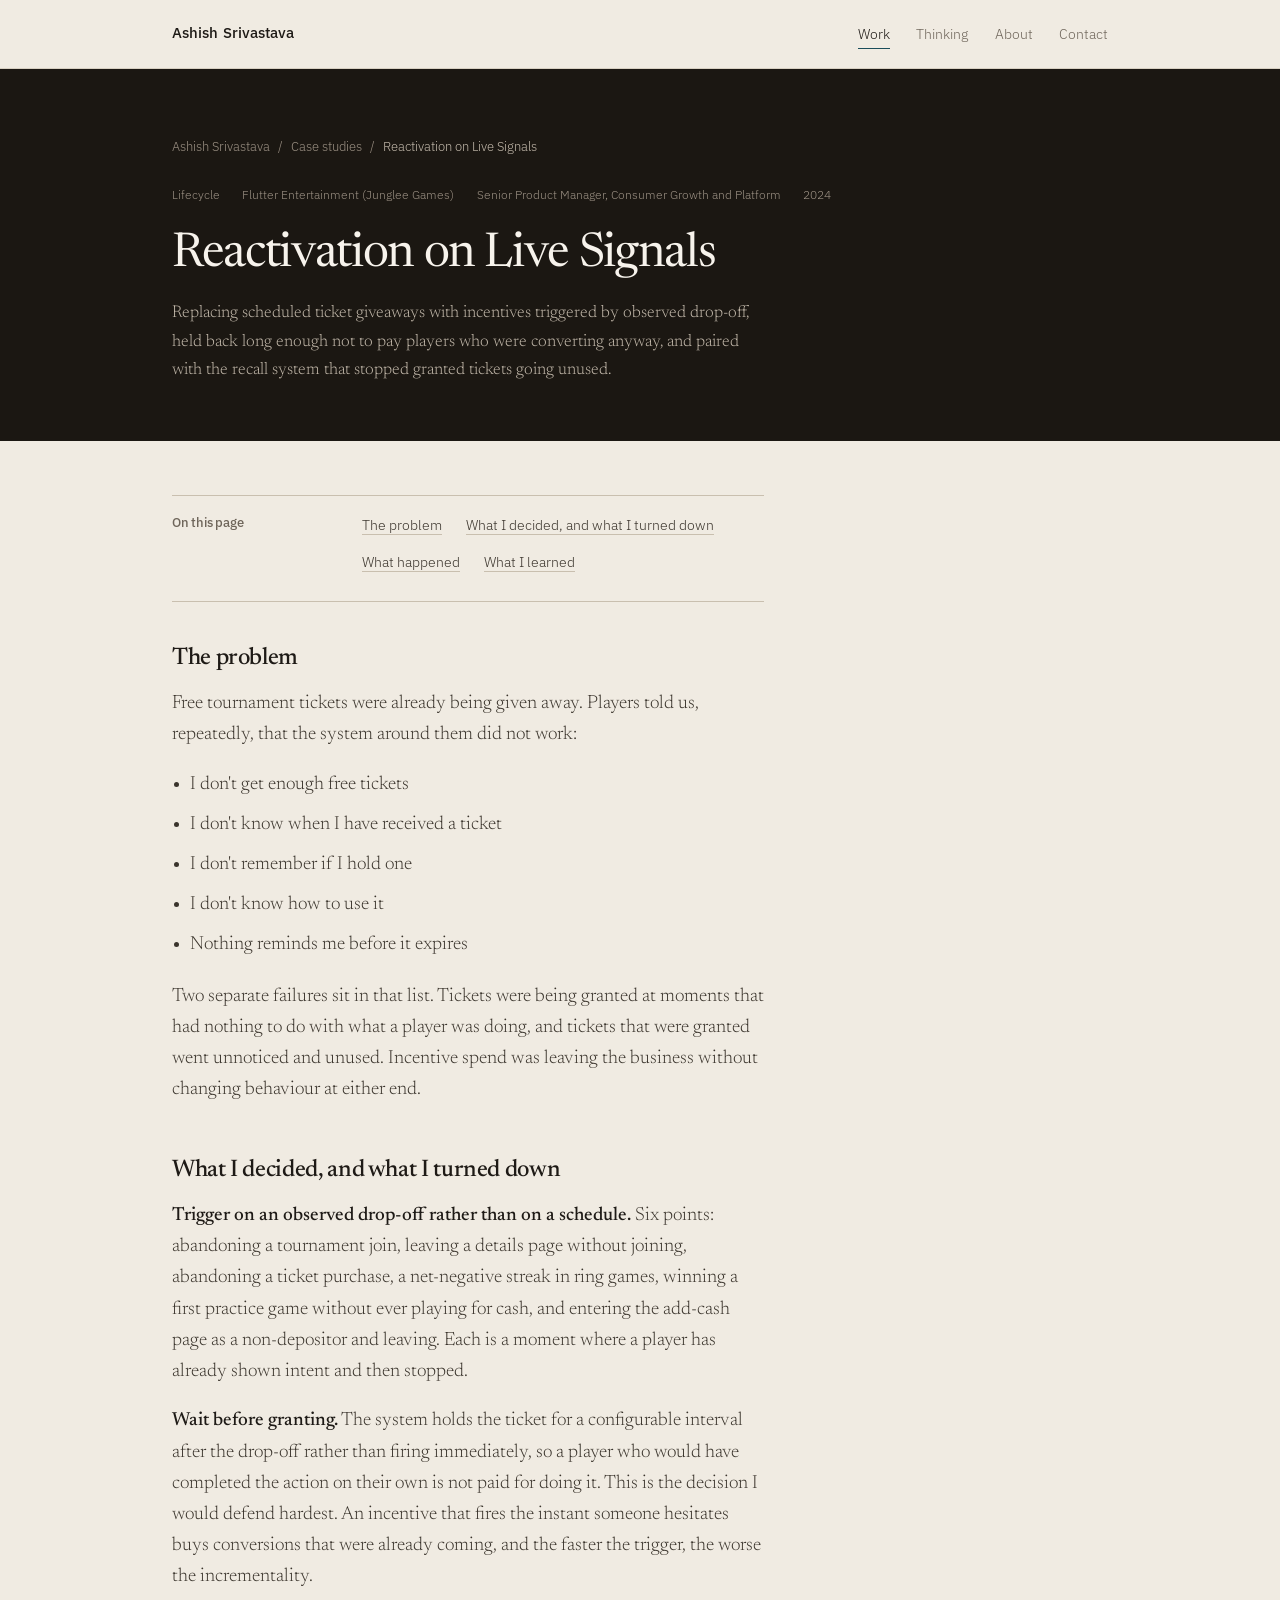
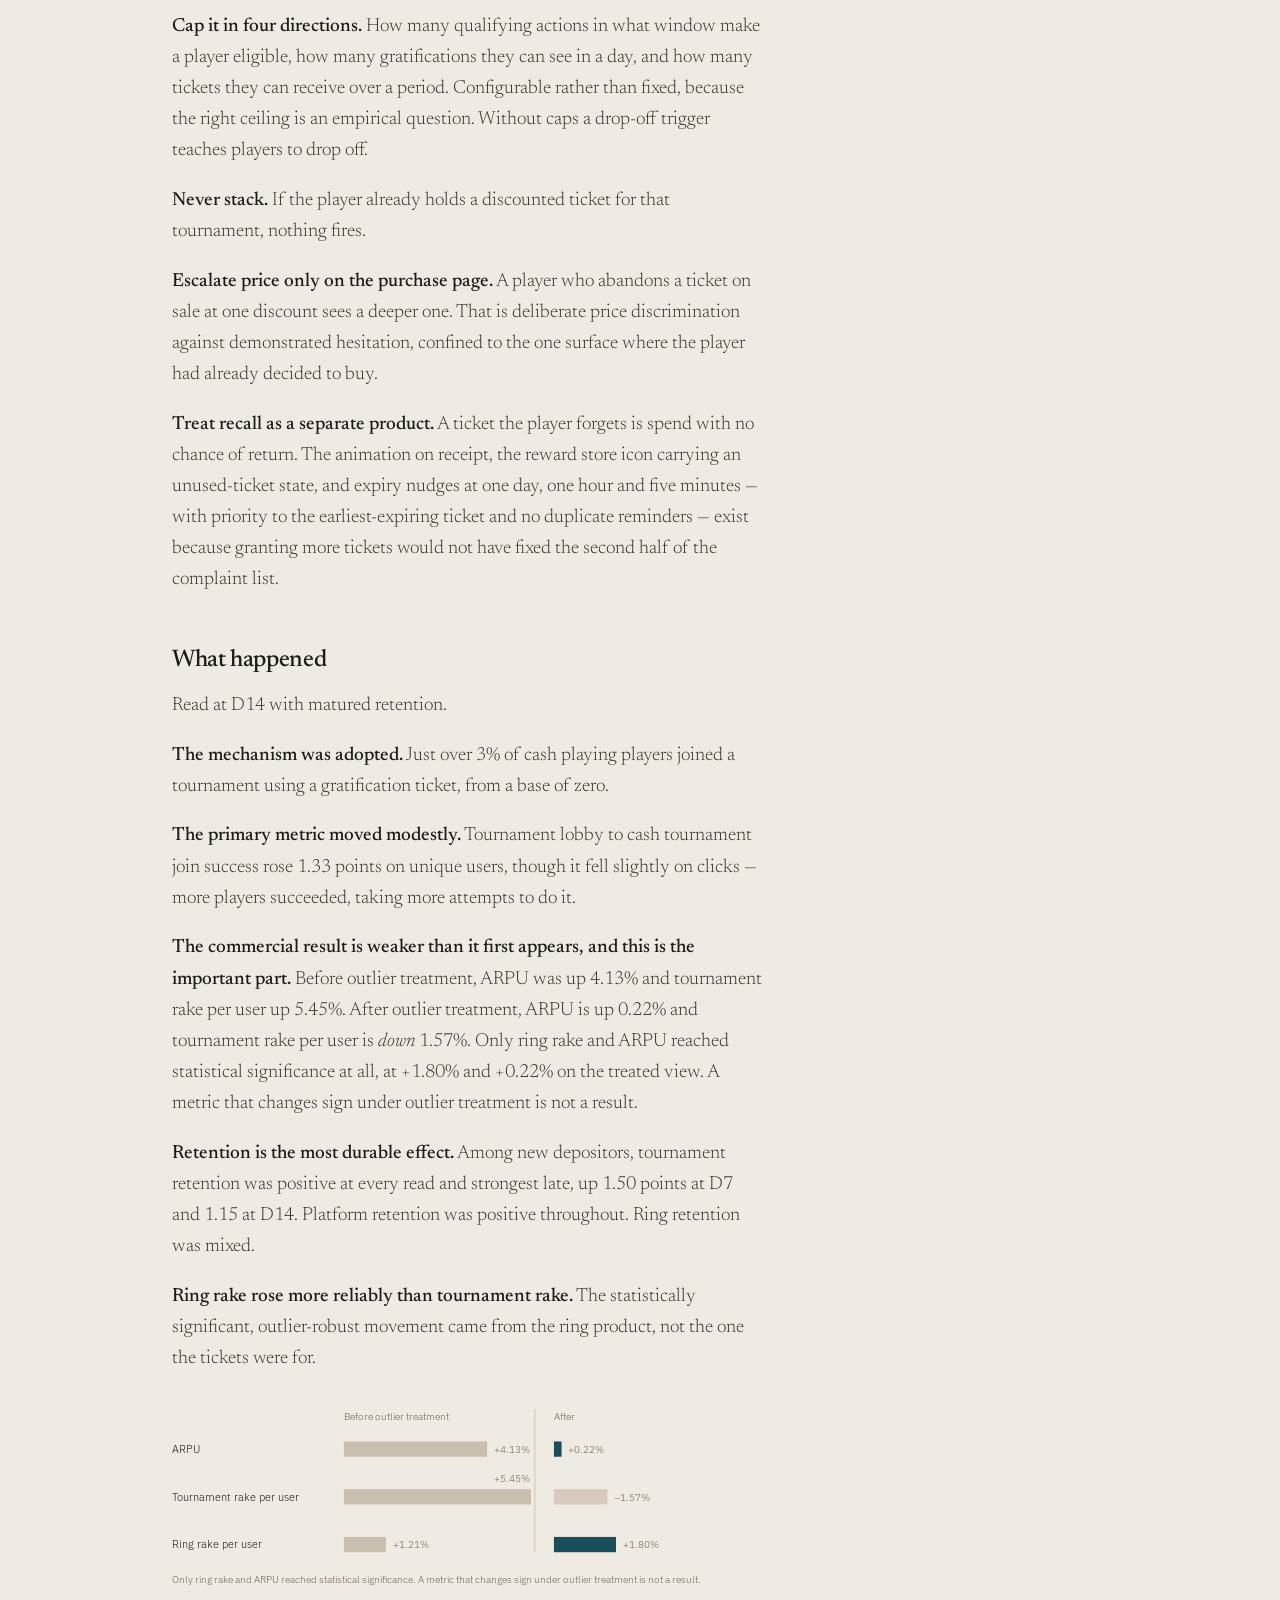
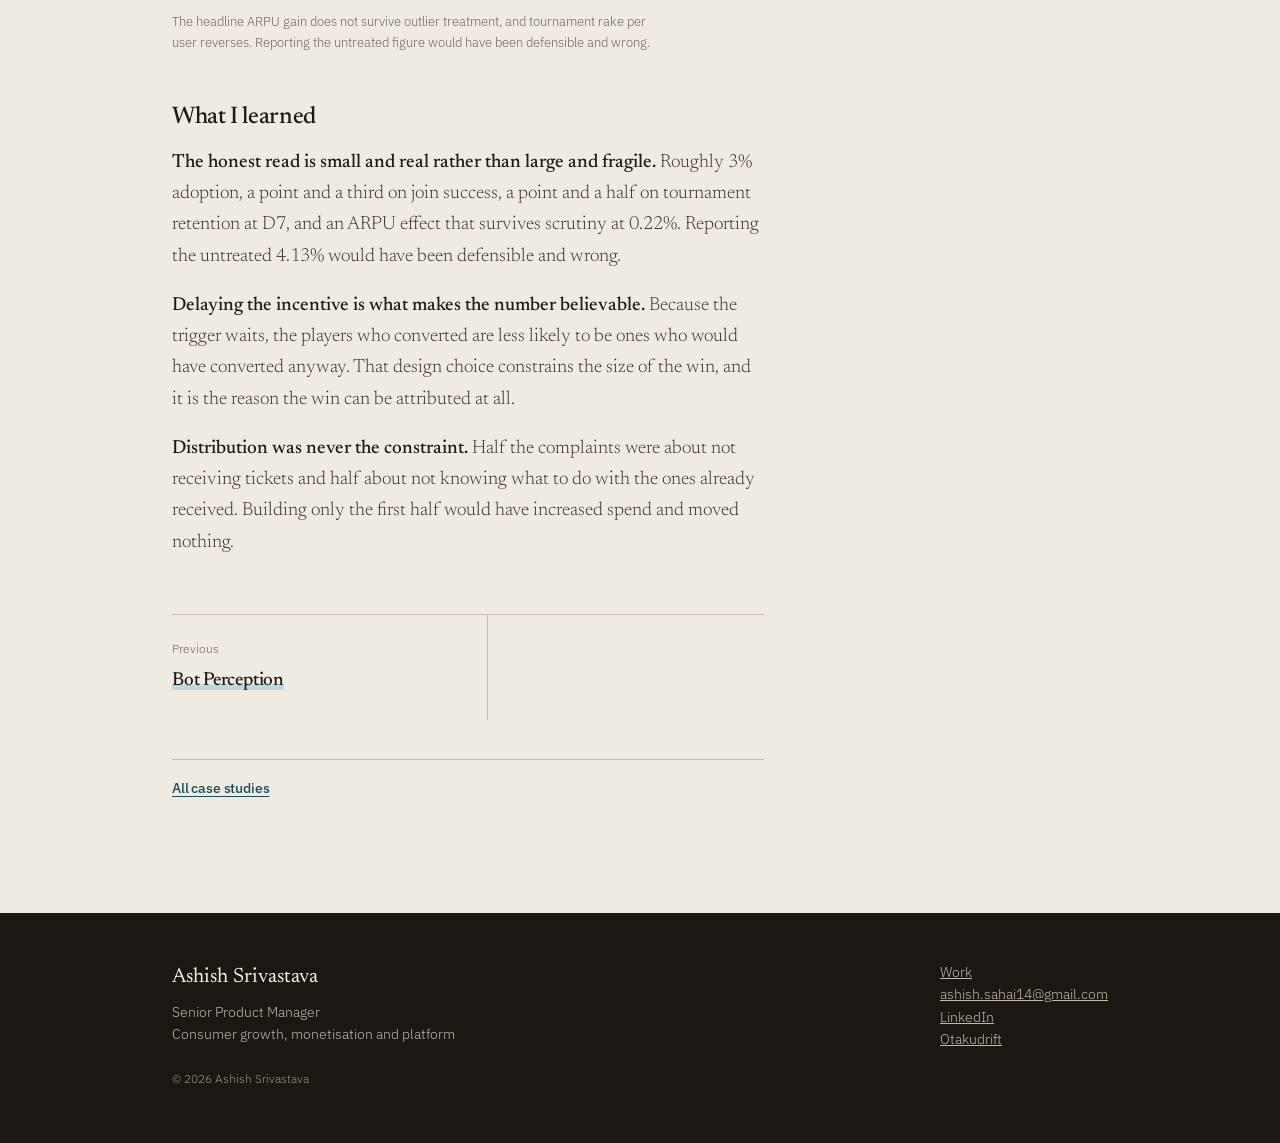
<file: reactivation-on-live-signals.html>
<!doctype html>
<html lang="en">
<head>
<meta charset="utf-8">
<meta name="viewport" content="width=device-width, initial-scale=1">
<title>Reactivation on Live Signals — Ashish Srivastava</title>
<meta name="description" content="Replacing scheduled ticket giveaways with incentives triggered by observed drop-off, held back long enough not to pay players who were converting anyway, and paired with the recall system that stopped">
<meta property="og:title" content="Reactivation on Live Signals — Ashish Srivastava">
<meta property="og:description" content="Replacing scheduled ticket giveaways with incentives triggered by observed drop-off, held back long enough not to pay players who were converting anyway, and paired with the recall system that stopped">
<meta property="og:type" content="article">
<link rel="preconnect" href="https://fonts.googleapis.com">
<link rel="preconnect" href="https://fonts.gstatic.com" crossorigin>
<link href="https://fonts.googleapis.com/css2?family=Newsreader:ital,opsz,wght@0,6..72,300;0,6..72,400;0,6..72,500;1,6..72,300;1,6..72,400&family=IBM+Plex+Sans:wght@400;500&display=swap" rel="stylesheet">
<link rel="stylesheet" href="style.css">
</head>
<body>
<a class="skip" href="#main">Skip to content</a>
<nav class="nav" aria-label="Primary">
  <div class="wrap">
    <a class="name" href="index.html">Ashish Srivastava</a>
    <ul>
      <li><a href="work.html" aria-current="page">Work</a></li>
      <li><a href="thinking.html">Thinking</a></li>
      <li><a href="about.html">About</a></li>
      <li><a href="contact.html">Contact</a></li>
    </ul>
  </div>
</nav><header class="band study">
  <div class="wrap">
    <p class="crumb"><a href="index.html">Ashish Srivastava</a><span class="sep">/</span><a href="work.html">Case studies</a><span class="sep">/</span><span class="here">Reactivation on Live Signals</span></p>
    <p class="eyebrow"><span>Lifecycle</span><span>Flutter Entertainment (Junglee Games)</span><span>Senior Product Manager, Consumer Growth and Platform</span><span>2024</span></p>
    <h1>Reactivation on Live Signals</h1>
    <p class="standfirst">Replacing scheduled ticket giveaways with incentives triggered by observed drop-off, held back long enough not to pay players who were converting anyway, and paired with the recall system that stopped granted tickets going unused.</p>
  </div>
</header><main class="article" id="main"><div class="wrap"><div class="prose">
<nav class="toc" aria-label="On this page"><h2>On this page</h2><ol><li><a href="#the-problem">The problem</a></li><li><a href="#what-i-decided-and-what-i-turned-down">What I decided, and what I turned down</a></li><li><a href="#what-happened">What happened</a></li><li><a href="#what-i-learned">What I learned</a></li></ol></nav>
<h2 id="the-problem">The problem</h2>
<p>Free tournament tickets were already being given away. Players told us, repeatedly, that the system around them did not work:</p>
<ul>
<li>I don't get enough free tickets</li>
<li>I don't know when I have received a ticket</li>
<li>I don't remember if I hold one</li>
<li>I don't know how to use it</li>
<li>Nothing reminds me before it expires</li>
</ul>
<p>Two separate failures sit in that list. Tickets were being granted at moments that had nothing to do with what a player was doing, and tickets that were granted went unnoticed and unused. Incentive spend was leaving the business without changing behaviour at either end.</p>
<h2 id="what-i-decided-and-what-i-turned-down">What I decided, and what I turned down</h2>
<p><strong>Trigger on an observed drop-off rather than on a schedule.</strong> Six points: abandoning a tournament join, leaving a details page without joining, abandoning a ticket purchase, a net-negative streak in ring games, winning a first practice game without ever playing for cash, and entering the add-cash page as a non-depositor and leaving. Each is a moment where a player has already shown intent and then stopped.</p>
<p><strong>Wait before granting.</strong> The system holds the ticket for a configurable interval after the drop-off rather than firing immediately, so a player who would have completed the action on their own is not paid for doing it. This is the decision I would defend hardest. An incentive that fires the instant someone hesitates buys conversions that were already coming, and the faster the trigger, the worse the incrementality.</p>
<p><strong>Cap it in four directions.</strong> How many qualifying actions in what window make a player eligible, how many gratifications they can see in a day, and how many tickets they can receive over a period. Configurable rather than fixed, because the right ceiling is an empirical question. Without caps a drop-off trigger teaches players to drop off.</p>
<p><strong>Never stack.</strong> If the player already holds a discounted ticket for that tournament, nothing fires.</p>
<p><strong>Escalate price only on the purchase page.</strong> A player who abandons a ticket on sale at one discount sees a deeper one. That is deliberate price discrimination against demonstrated hesitation, confined to the one surface where the player had already decided to buy.</p>
<p><strong>Treat recall as a separate product.</strong> A ticket the player forgets is spend with no chance of return. The animation on receipt, the reward store icon carrying an unused-ticket state, and expiry nudges at one day, one hour and five minutes — with priority to the earliest-expiring ticket and no duplicate reminders — exist because granting more tickets would not have fixed the second half of the complaint list.</p>
<h2 id="what-happened">What happened</h2>
<p>Read at D14 with matured retention.</p>
<p><strong>The mechanism was adopted.</strong> Just over 3% of cash playing players joined a tournament using a gratification ticket, from a base of zero.</p>
<p><strong>The primary metric moved modestly.</strong> Tournament lobby to cash tournament join success rose 1.33 points on unique users, though it fell slightly on clicks — more players succeeded, taking more attempts to do it.</p>
<p><strong>The commercial result is weaker than it first appears, and this is the important part.</strong> Before outlier treatment, ARPU was up 4.13% and tournament rake per user up 5.45%. After outlier treatment, ARPU is up 0.22% and tournament rake per user is <em>down</em> 1.57%. Only ring rake and ARPU reached statistical significance at all, at +1.80% and +0.22% on the treated view. A metric that changes sign under outlier treatment is not a result.</p>
<p><strong>Retention is the most durable effect.</strong> Among new depositors, tournament retention was positive at every read and strongest late, up 1.50 points at D7 and 1.15 at D14. Platform retention was positive throughout. Ring retention was mixed.</p>
<p><strong>Ring rake rose more reliably than tournament rake.</strong> The statistically significant, outlier-robust movement came from the ring product, not the one the tickets were for.</p>
<figure class="diagram"><svg viewBox="0 0 620 200" role="img" aria-label="Comparison of untreated and outlier-treated results. ARPU falls from plus four percent to plus a fifth of a percent, and tournament rake per user changes sign." xmlns="http://www.w3.org/2000/svg"><style>.l{font-family:"IBM Plex Sans",sans-serif;font-size:11.5px;fill:#1E1A16}.s{font-family:"IBM Plex Sans",sans-serif;font-size:10.5px;fill:#6E655A}.n{font-family:Newsreader,Georgia,serif;font-size:15px;fill:#1E1A16}.bx{fill:#E9E3D8;stroke:#C9BFAF}.ar{stroke:#C9BFAF;fill:none}</style><text class="s" x="180" y="12">Before outlier treatment</text><text class="s" x="400" y="12">After</text><line x1="380" y1="0" x2="380" y2="150" stroke="#C9BFAF"/><text class="l" x="0" y="46">ARPU</text><rect x="180" y="34" width="150" height="16" fill="#C9BFAF"/><text class="s" x="337" y="46">+4.13%</text><rect x="400" y="34" width="8" height="16" fill="#1B4D5A"/><text class="s" x="415" y="46">+0.22%</text><text class="l" x="0" y="96">Tournament rake per user</text><rect x="180" y="84" width="196" height="16" fill="#C9BFAF"/><text class="s" x="337" y="76">+5.45%</text><rect x="400" y="84" width="56" height="16" fill="#D9C9BE"/><text class="s" x="463" y="96">−1.57%</text><text class="l" x="0" y="146">Ring rake per user</text><rect x="180" y="134" width="44" height="16" fill="#C9BFAF"/><text class="s" x="231" y="146">+1.21%</text><rect x="400" y="134" width="65" height="16" fill="#1B4D5A"/><text class="s" x="472" y="146">+1.80%</text><text class="s" x="0" y="182">Only ring rake and ARPU reached statistical significance. A metric that changes sign under outlier treatment is not a result.</text></svg><figcaption>The headline ARPU gain does not survive outlier treatment, and tournament rake per user reverses. Reporting the untreated figure would have been defensible and wrong.</figcaption></figure>
<h2 id="what-i-learned">What I learned</h2>
<p><strong>The honest read is small and real rather than large and fragile.</strong> Roughly 3% adoption, a point and a third on join success, a point and a half on tournament retention at D7, and an ARPU effect that survives scrutiny at 0.22%. Reporting the untreated 4.13% would have been defensible and wrong.</p>
<p><strong>Delaying the incentive is what makes the number believable.</strong> Because the trigger waits, the players who converted are less likely to be ones who would have converted anyway. That design choice constrains the size of the win, and it is the reason the win can be attributed at all.</p>
<p><strong>Distribution was never the constraint.</strong> Half the complaints were about not receiving tickets and half about not knowing what to do with the ones already received. Building only the first half would have increased spend and moved nothing.</p>
<nav class="pager" aria-label="More case studies"><div class="prev"><span class="k">Previous</span><a href="bot-perception.html">Bot Perception</a></div><div class="next"></div><div class="all"><a href="work.html">All case studies</a></div></nav>
</div></div></main>
<footer>
  <div class="wrap">
    <div>
      <p class="fname">Ashish Srivastava</p>
      <div>Senior Product Manager<br>Consumer growth, monetisation and platform</div>
      <div class="small">&copy; 2026 Ashish Srivastava</div>
    </div>
    <div>
      <div><a href="work.html">Work</a></div>
      <div><a href="mailto:ashish.sahai14@gmail.com">ashish.sahai14@gmail.com</a></div>
      <div><a href="https://linkedin.com/in/ashishsrivastava">LinkedIn</a></div>
      <div><a href="https://otakudrift.com">Otakudrift</a></div>
    </div>
  </div>
</footer><script>
(function(){
  var reduce = window.matchMedia('(prefers-reduced-motion: reduce)').matches;
  var els = document.querySelectorAll('.rise');
  if (reduce || !('IntersectionObserver' in window)) {
    els.forEach(function(e){e.classList.add('in');}); return;
  }
  var io = new IntersectionObserver(function(en){
    en.forEach(function(e){ if(e.isIntersecting){ e.target.classList.add('in'); io.unobserve(e.target); } });
  }, {rootMargin:'0px 0px -8% 0px', threshold:0.05});
  els.forEach(function(e){io.observe(e);});
})();
</script>
</body>
</html>
</file>
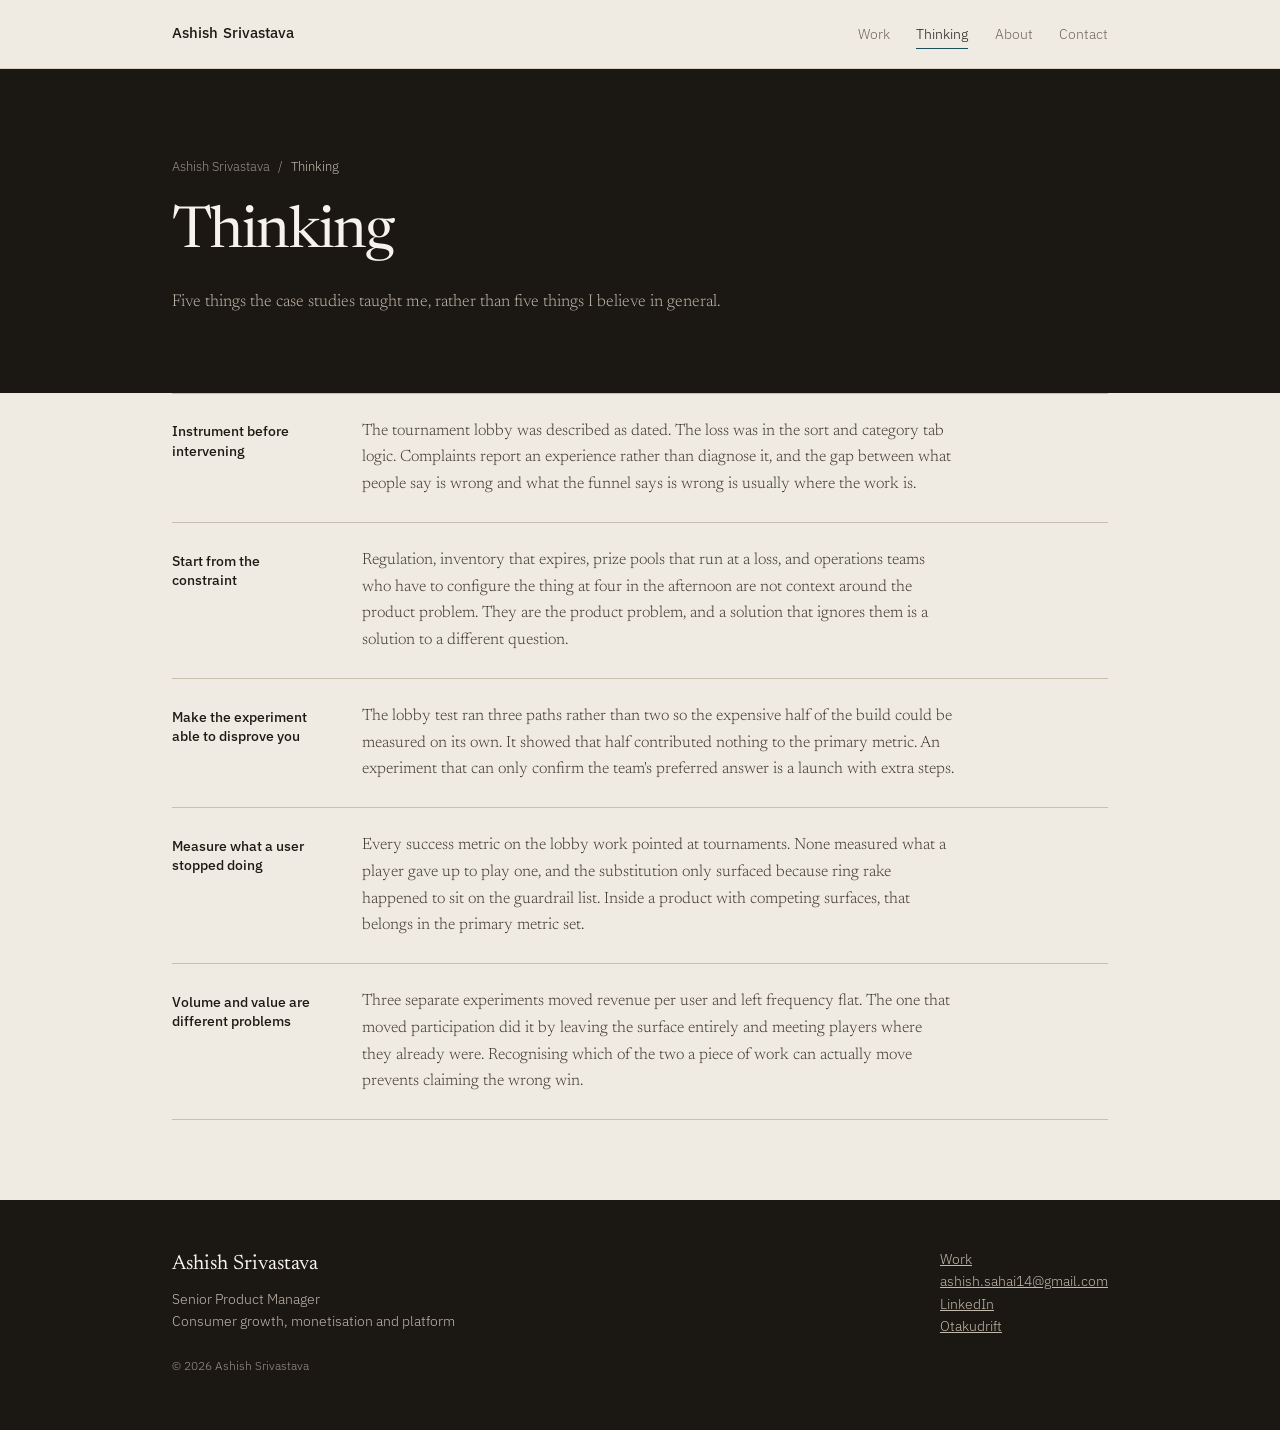
<file: thinking.html>
<!doctype html>
<html lang="en">
<head>
<meta charset="utf-8">
<meta name="viewport" content="width=device-width, initial-scale=1">
<title>Thinking — Ashish Srivastava</title>
<meta name="description" content="Five things the case studies taught me.">
<meta property="og:title" content="Thinking — Ashish Srivastava">
<meta property="og:description" content="Five things the case studies taught me.">
<link rel="preconnect" href="https://fonts.googleapis.com">
<link rel="preconnect" href="https://fonts.gstatic.com" crossorigin>
<link href="https://fonts.googleapis.com/css2?family=Newsreader:ital,opsz,wght@0,6..72,300;0,6..72,400;0,6..72,500;1,6..72,300;1,6..72,400&family=IBM+Plex+Sans:wght@400;500&display=swap" rel="stylesheet">
<link rel="stylesheet" href="style.css">
</head>
<body>
<a class="skip" href="#main">Skip to content</a>
<nav class="nav" aria-label="Primary">
  <div class="wrap">
    <a class="name" href="index.html">Ashish Srivastava</a>
    <ul>
      <li><a href="work.html">Work</a></li>
      <li><a href="thinking.html" aria-current="page">Thinking</a></li>
      <li><a href="about.html">About</a></li>
      <li><a href="contact.html">Contact</a></li>
    </ul>
  </div>
</nav><header class="band">
  <div class="wrap">
    <p class="crumb"><a href="index.html">Ashish Srivastava</a><span class="sep">/</span><span class="here">Thinking</span></p>
    <h1>Thinking</h1>
    <p class="standfirst">Five things the case studies taught me, rather than five things I believe in general.</p>
  </div>
</header><main id="main"><div class="wrap"><section id="thinking" aria-labelledby="think-h">
    
    
    <div class="rows rise"><div class="essay"><h3>Instrument before intervening</h3><p>The tournament lobby was described as dated. The loss was in the sort and category tab logic. Complaints report an experience rather than diagnose it, and the gap between what people say is wrong and what the funnel says is wrong is usually where the work is.</p></div><div class="essay"><h3>Start from the constraint</h3><p>Regulation, inventory that expires, prize pools that run at a loss, and operations teams who have to configure the thing at four in the afternoon are not context around the product problem. They are the product problem, and a solution that ignores them is a solution to a different question.</p></div><div class="essay"><h3>Make the experiment able to disprove you</h3><p>The lobby test ran three paths rather than two so the expensive half of the build could be measured on its own. It showed that half contributed nothing to the primary metric. An experiment that can only confirm the team's preferred answer is a launch with extra steps.</p></div><div class="essay"><h3>Measure what a user stopped doing</h3><p>Every success metric on the lobby work pointed at tournaments. None measured what a player gave up to play one, and the substitution only surfaced because ring rake happened to sit on the guardrail list. Inside a product with competing surfaces, that belongs in the primary metric set.</p></div><div class="essay"><h3>Volume and value are different problems</h3><p>Three separate experiments moved revenue per user and left frequency flat. The one that moved participation did it by leaving the surface entirely and meeting players where they already were. Recognising which of the two a piece of work can actually move prevents claiming the wrong win.</p></div></div>
  </section></div></main><footer>
  <div class="wrap">
    <div>
      <p class="fname">Ashish Srivastava</p>
      <div>Senior Product Manager<br>Consumer growth, monetisation and platform</div>
      <div class="small">&copy; 2026 Ashish Srivastava</div>
    </div>
    <div>
      <div><a href="work.html">Work</a></div>
      <div><a href="mailto:ashish.sahai14@gmail.com">ashish.sahai14@gmail.com</a></div>
      <div><a href="https://linkedin.com/in/ashishsrivastava">LinkedIn</a></div>
      <div><a href="https://otakudrift.com">Otakudrift</a></div>
    </div>
  </div>
</footer><script>
(function(){
  var reduce = window.matchMedia('(prefers-reduced-motion: reduce)').matches;
  var els = document.querySelectorAll('.rise');
  if (reduce || !('IntersectionObserver' in window)) { els.forEach(function(e){e.classList.add('in');}); return; }
  var io = new IntersectionObserver(function(en){
    en.forEach(function(e){ if(e.isIntersecting){ e.target.classList.add('in'); io.unobserve(e.target); } });
  }, {rootMargin:'0px 0px -8% 0px', threshold:0.05});
  els.forEach(function(e){io.observe(e);});
})();
</script>
</body>
</html>
</file>
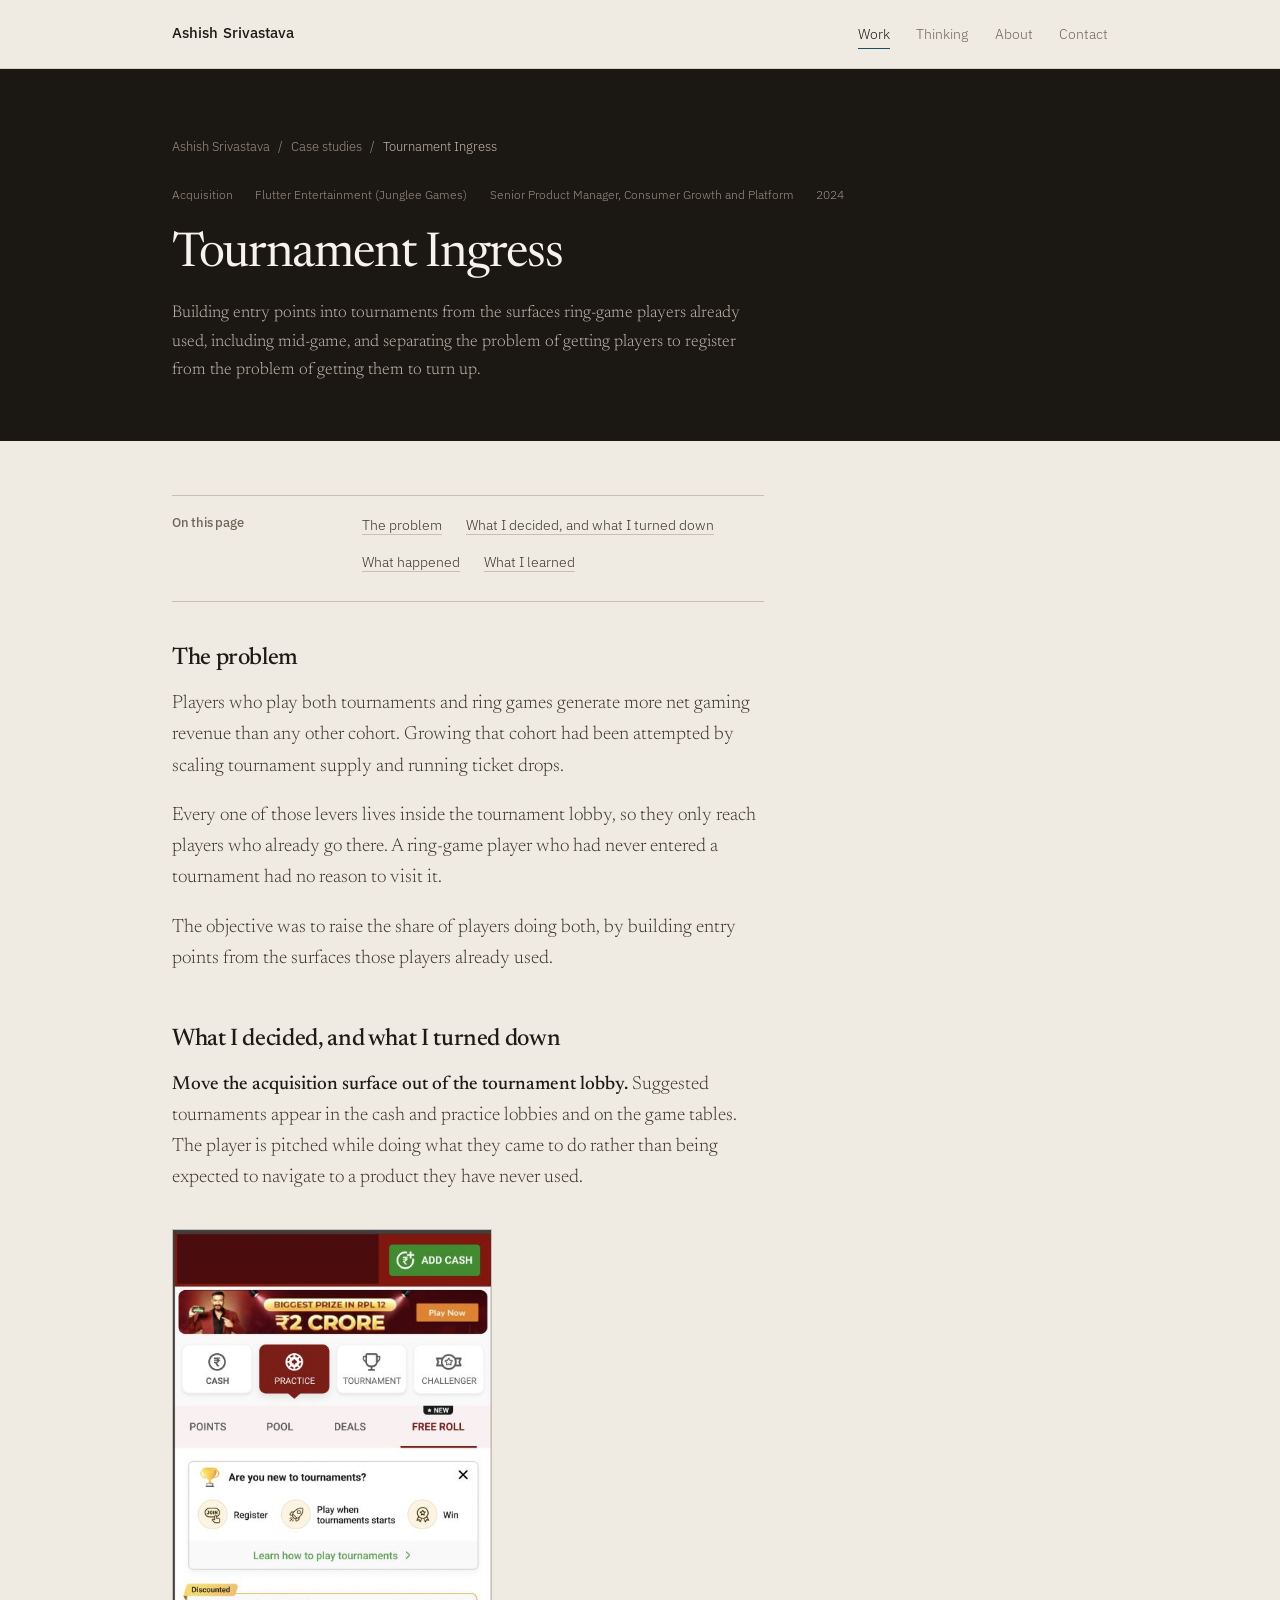
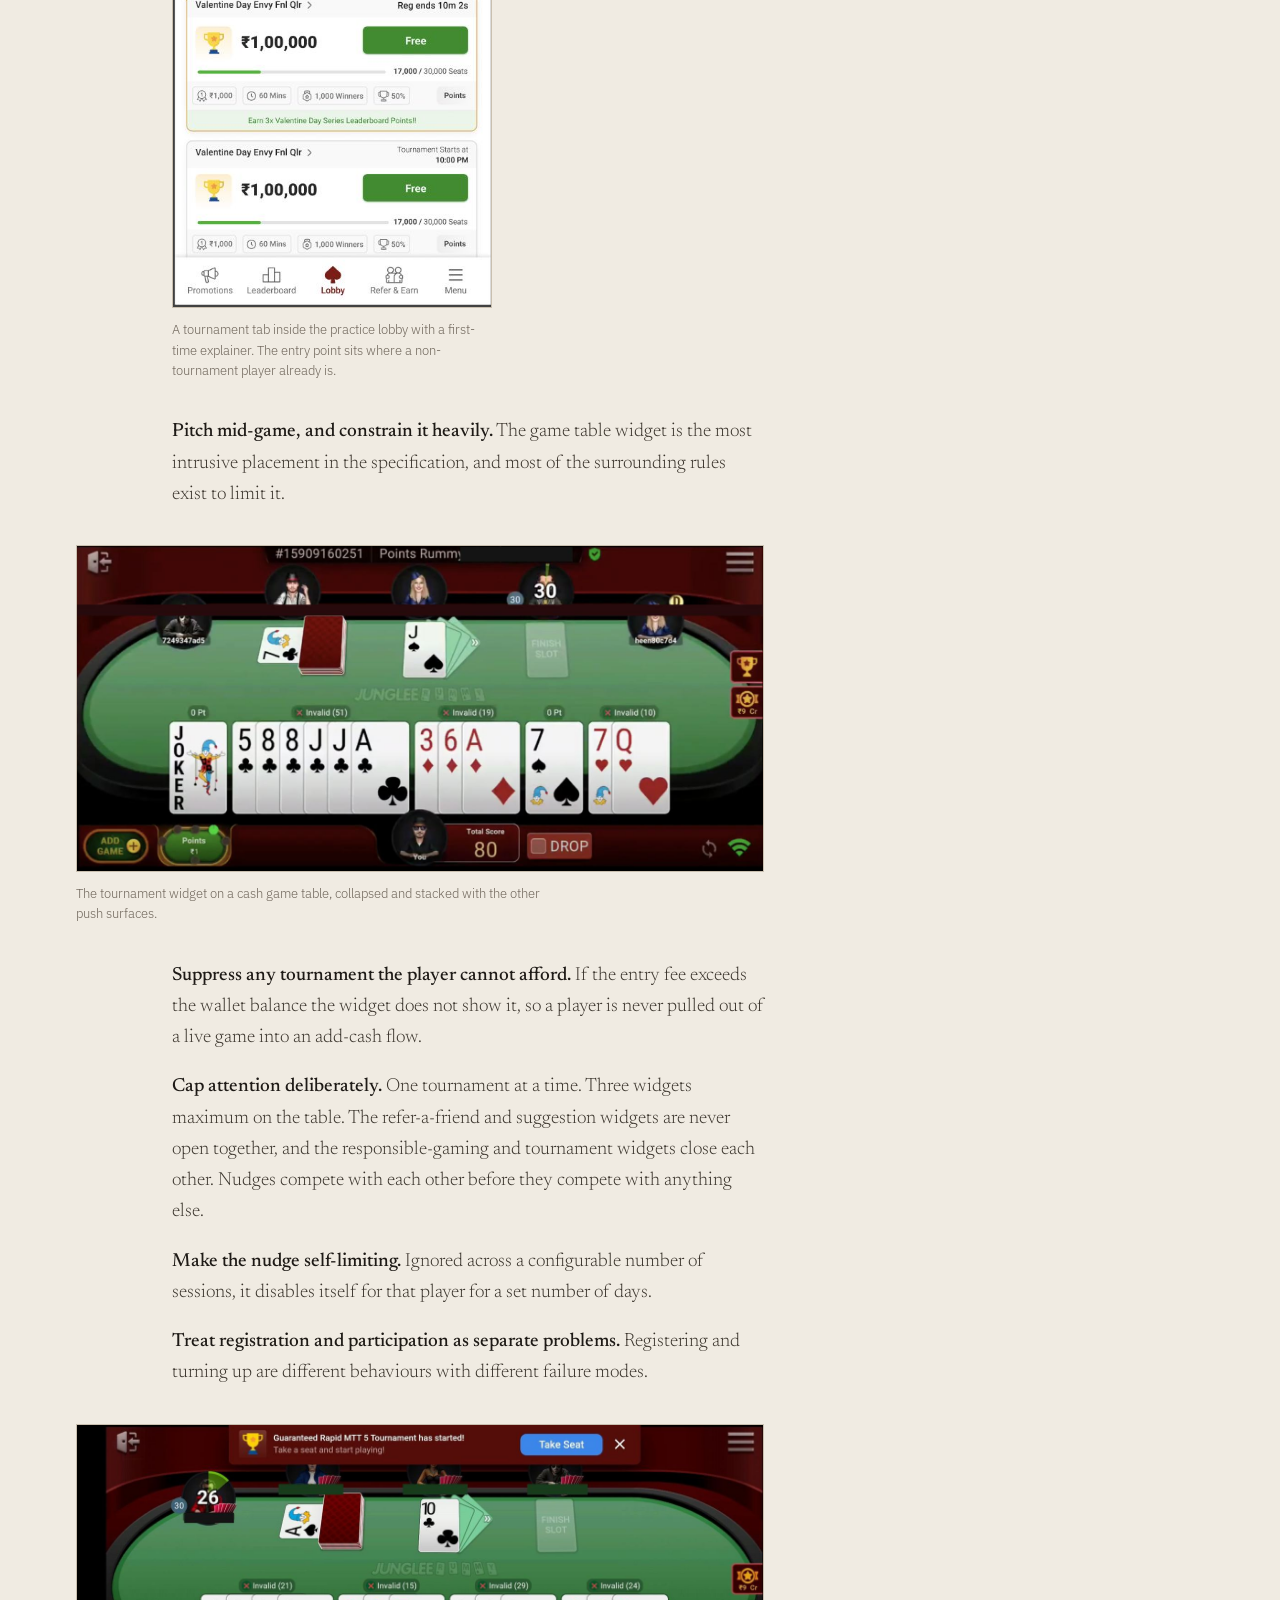
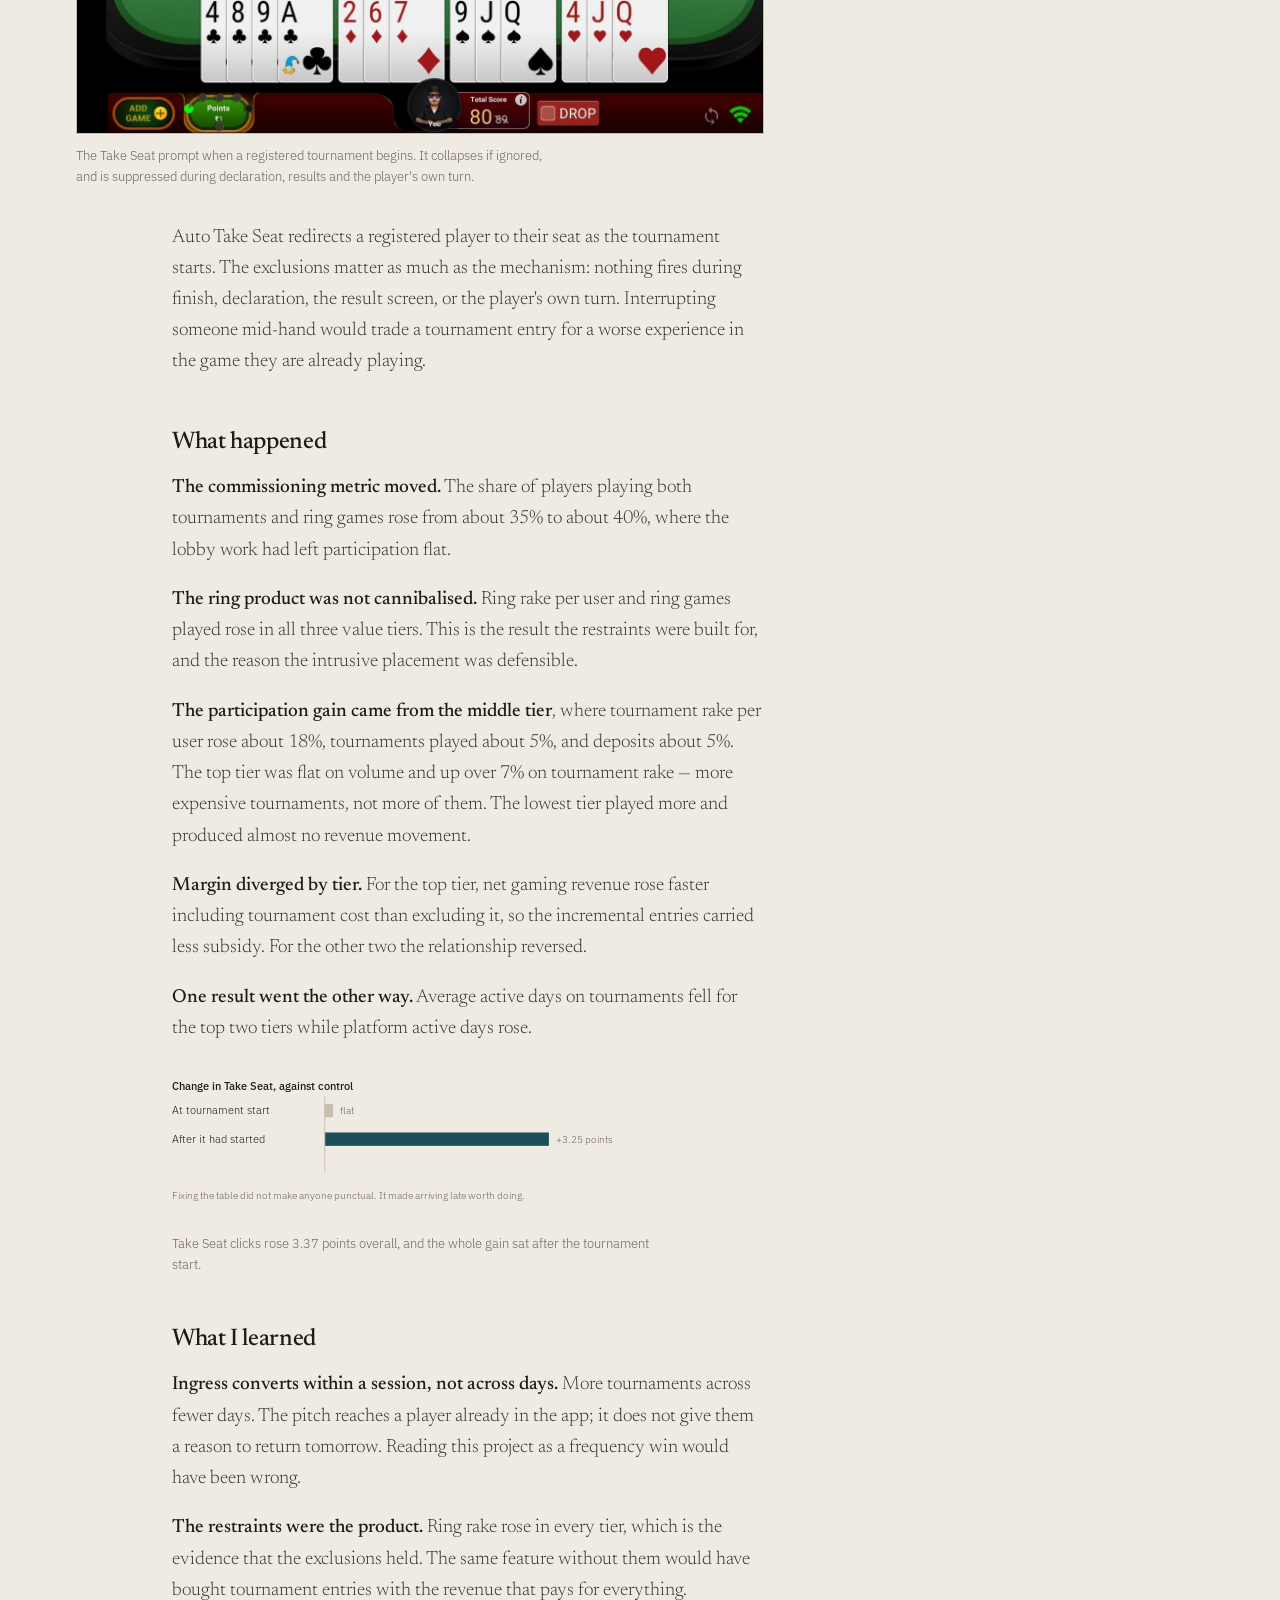
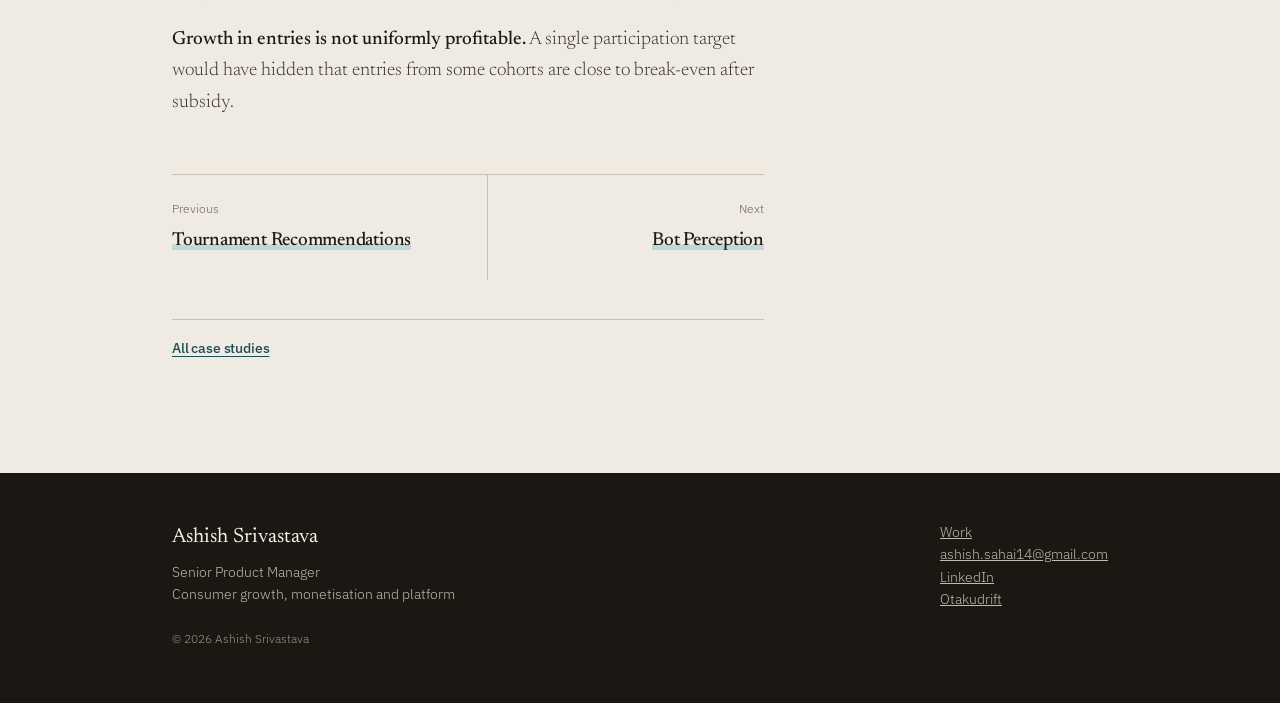
<file: tournament-ingress.html>
<!doctype html>
<html lang="en">
<head>
<meta charset="utf-8">
<meta name="viewport" content="width=device-width, initial-scale=1">
<title>Tournament Ingress — Ashish Srivastava</title>
<meta name="description" content="Building entry points into tournaments from the surfaces ring-game players already used, including mid-game, and separating the problem of getting players to register from the problem of getting them ">
<meta property="og:title" content="Tournament Ingress — Ashish Srivastava">
<meta property="og:description" content="Building entry points into tournaments from the surfaces ring-game players already used, including mid-game, and separating the problem of getting players to register from the problem of getting them ">
<meta property="og:type" content="article">
<link rel="preconnect" href="https://fonts.googleapis.com">
<link rel="preconnect" href="https://fonts.gstatic.com" crossorigin>
<link href="https://fonts.googleapis.com/css2?family=Newsreader:ital,opsz,wght@0,6..72,300;0,6..72,400;0,6..72,500;1,6..72,300;1,6..72,400&family=IBM+Plex+Sans:wght@400;500&display=swap" rel="stylesheet">
<link rel="stylesheet" href="style.css">
</head>
<body>
<a class="skip" href="#main">Skip to content</a>
<nav class="nav" aria-label="Primary">
  <div class="wrap">
    <a class="name" href="index.html">Ashish Srivastava</a>
    <ul>
      <li><a href="work.html" aria-current="page">Work</a></li>
      <li><a href="thinking.html">Thinking</a></li>
      <li><a href="about.html">About</a></li>
      <li><a href="contact.html">Contact</a></li>
    </ul>
  </div>
</nav><header class="band study">
  <div class="wrap">
    <p class="crumb"><a href="index.html">Ashish Srivastava</a><span class="sep">/</span><a href="work.html">Case studies</a><span class="sep">/</span><span class="here">Tournament Ingress</span></p>
    <p class="eyebrow"><span>Acquisition</span><span>Flutter Entertainment (Junglee Games)</span><span>Senior Product Manager, Consumer Growth and Platform</span><span>2024</span></p>
    <h1>Tournament Ingress</h1>
    <p class="standfirst">Building entry points into tournaments from the surfaces ring-game players already used, including mid-game, and separating the problem of getting players to register from the problem of getting them to turn up.</p>
  </div>
</header><main class="article" id="main"><div class="wrap"><div class="prose">
<nav class="toc" aria-label="On this page"><h2>On this page</h2><ol><li><a href="#the-problem">The problem</a></li><li><a href="#what-i-decided-and-what-i-turned-down">What I decided, and what I turned down</a></li><li><a href="#what-happened">What happened</a></li><li><a href="#what-i-learned">What I learned</a></li></ol></nav>
<h2 id="the-problem">The problem</h2>
<p>Players who play both tournaments and ring games generate more net gaming revenue than any other cohort. Growing that cohort had been attempted by scaling tournament supply and running ticket drops.</p>
<p>Every one of those levers lives inside the tournament lobby, so they only reach players who already go there. A ring-game player who had never entered a tournament had no reason to visit it.</p>
<p>The objective was to raise the share of players doing both, by building entry points from the surfaces those players already used.</p>
<h2 id="what-i-decided-and-what-i-turned-down">What I decided, and what I turned down</h2>
<p><strong>Move the acquisition surface out of the tournament lobby.</strong> Suggested tournaments appear in the cash and practice lobbies and on the game tables. The player is pitched while doing what they came to do rather than being expected to navigate to a product they have never used.</p>
<figure class="phone"><img loading="lazy" decoding="async" alt="Practice lobby free roll tab with a new-to-tournaments explainer card" src="practice-lobby-ftue.jpg"><figcaption>A tournament tab inside the practice lobby with a first-time explainer. The entry point sits where a non-tournament player already is.</figcaption></figure>
<p><strong>Pitch mid-game, and constrain it heavily.</strong> The game table widget is the most intrusive placement in the specification, and most of the surrounding rules exist to limit it.</p>
<figure><img loading="lazy" decoding="async" alt="Cash game table with the collapsed tournament widget on the right edge" src="game-table-widget.jpg"><figcaption>The tournament widget on a cash game table, collapsed and stacked with the other push surfaces.</figcaption></figure>
<p><strong>Suppress any tournament the player cannot afford.</strong> If the entry fee exceeds the wallet balance the widget does not show it, so a player is never pulled out of a live game into an add-cash flow.</p>
<p><strong>Cap attention deliberately.</strong> One tournament at a time. Three widgets maximum on the table. The refer-a-friend and suggestion widgets are never open together, and the responsible-gaming and tournament widgets close each other. Nudges compete with each other before they compete with anything else.</p>
<p><strong>Make the nudge self-limiting.</strong> Ignored across a configurable number of sessions, it disables itself for that player for a set number of days.</p>
<p><strong>Treat registration and participation as separate problems.</strong> Registering and turning up are different behaviours with different failure modes.</p>
<figure><img loading="lazy" decoding="async" alt="Take Seat prompt across the top of a game table" src="take-seat.jpg"><figcaption>The Take Seat prompt when a registered tournament begins. It collapses if ignored, and is suppressed during declaration, results and the player's own turn.</figcaption></figure>
<p>Auto Take Seat redirects a registered player to their seat as the tournament starts. The exclusions matter as much as the mechanism: nothing fires during finish, declaration, the result screen, or the player's own turn. Interrupting someone mid-hand would trade a tournament entry for a worse experience in the game they are already playing.</p>
<h2 id="what-happened">What happened</h2>
<p><strong>The commissioning metric moved.</strong> The share of players playing both tournaments and ring games rose from about 35% to about 40%, where the lobby work had left participation flat.</p>
<p><strong>The ring product was not cannibalised.</strong> Ring rake per user and ring games played rose in all three value tiers. This is the result the restraints were built for, and the reason the intrusive placement was defensible.</p>
<p><strong>The participation gain came from the middle tier</strong>, where tournament rake per user rose about 18%, tournaments played about 5%, and deposits about 5%. The top tier was flat on volume and up over 7% on tournament rake — more expensive tournaments, not more of them. The lowest tier played more and produced almost no revenue movement.</p>
<p><strong>Margin diverged by tier.</strong> For the top tier, net gaming revenue rose faster including tournament cost than excluding it, so the incremental entries carried less subsidy. For the other two the relationship reversed.</p>
<p><strong>One result went the other way.</strong> Average active days on tournaments fell for the top two tiers while platform active days rose.</p>
<figure class="diagram"><svg viewBox="0 0 620 150" role="img" aria-label="The increase in players taking their seat came entirely from those seating after the tournament had started; take-up at the start was flat." xmlns="http://www.w3.org/2000/svg"><style>.l{font-family:"IBM Plex Sans",sans-serif;font-size:11.5px;fill:#1E1A16}.s{font-family:"IBM Plex Sans",sans-serif;font-size:10.5px;fill:#6E655A}.n{font-family:Newsreader,Georgia,serif;font-size:15px;fill:#1E1A16}.bx{fill:#E9E3D8;stroke:#C9BFAF}.ar{stroke:#C9BFAF;fill:none}</style><text class="l" x="0" y="12" font-weight="500">Change in Take Seat, against control</text><g transform="translate(0,26)"><text class="l" x="0" y="11">At tournament start</text><rect x="160" y="0" width="8.7" height="14" fill="#C9BFAF"/><text class="s" x="175.7" y="11">flat</text><text class="l" x="0" y="41">After it had started</text><rect x="160" y="30" width="234.7" height="14" fill="#1B4D5A"/><text class="s" x="401.7" y="41">+3.25 points</text></g><line x1="160" y1="18" x2="160" y2="98" stroke="#C9BFAF"/><text class="s" x="0" y="126">Fixing the table did not make anyone punctual. It made arriving late worth doing.</text></svg><figcaption>Take Seat clicks rose 3.37 points overall, and the whole gain sat after the tournament start.</figcaption></figure>
<h2 id="what-i-learned">What I learned</h2>
<p><strong>Ingress converts within a session, not across days.</strong> More tournaments across fewer days. The pitch reaches a player already in the app; it does not give them a reason to return tomorrow. Reading this project as a frequency win would have been wrong.</p>
<p><strong>The restraints were the product.</strong> Ring rake rose in every tier, which is the evidence that the exclusions held. The same feature without them would have bought tournament entries with the revenue that pays for everything.</p>
<p><strong>Growth in entries is not uniformly profitable.</strong> A single participation target would have hidden that entries from some cohorts are close to break-even after subsidy.</p>
<nav class="pager" aria-label="More case studies"><div class="prev"><span class="k">Previous</span><a href="tournament-recommendations.html">Tournament Recommendations</a></div><div class="next"><span class="k">Next</span><a href="bot-perception.html">Bot Perception</a></div><div class="all"><a href="work.html">All case studies</a></div></nav>
</div></div></main>
<footer>
  <div class="wrap">
    <div>
      <p class="fname">Ashish Srivastava</p>
      <div>Senior Product Manager<br>Consumer growth, monetisation and platform</div>
      <div class="small">&copy; 2026 Ashish Srivastava</div>
    </div>
    <div>
      <div><a href="work.html">Work</a></div>
      <div><a href="mailto:ashish.sahai14@gmail.com">ashish.sahai14@gmail.com</a></div>
      <div><a href="https://linkedin.com/in/ashishsrivastava">LinkedIn</a></div>
      <div><a href="https://otakudrift.com">Otakudrift</a></div>
    </div>
  </div>
</footer><script>
(function(){
  var reduce = window.matchMedia('(prefers-reduced-motion: reduce)').matches;
  var els = document.querySelectorAll('.rise');
  if (reduce || !('IntersectionObserver' in window)) {
    els.forEach(function(e){e.classList.add('in');}); return;
  }
  var io = new IntersectionObserver(function(en){
    en.forEach(function(e){ if(e.isIntersecting){ e.target.classList.add('in'); io.unobserve(e.target); } });
  }, {rootMargin:'0px 0px -8% 0px', threshold:0.05});
  els.forEach(function(e){io.observe(e);});
})();
</script>
</body>
</html>
</file>
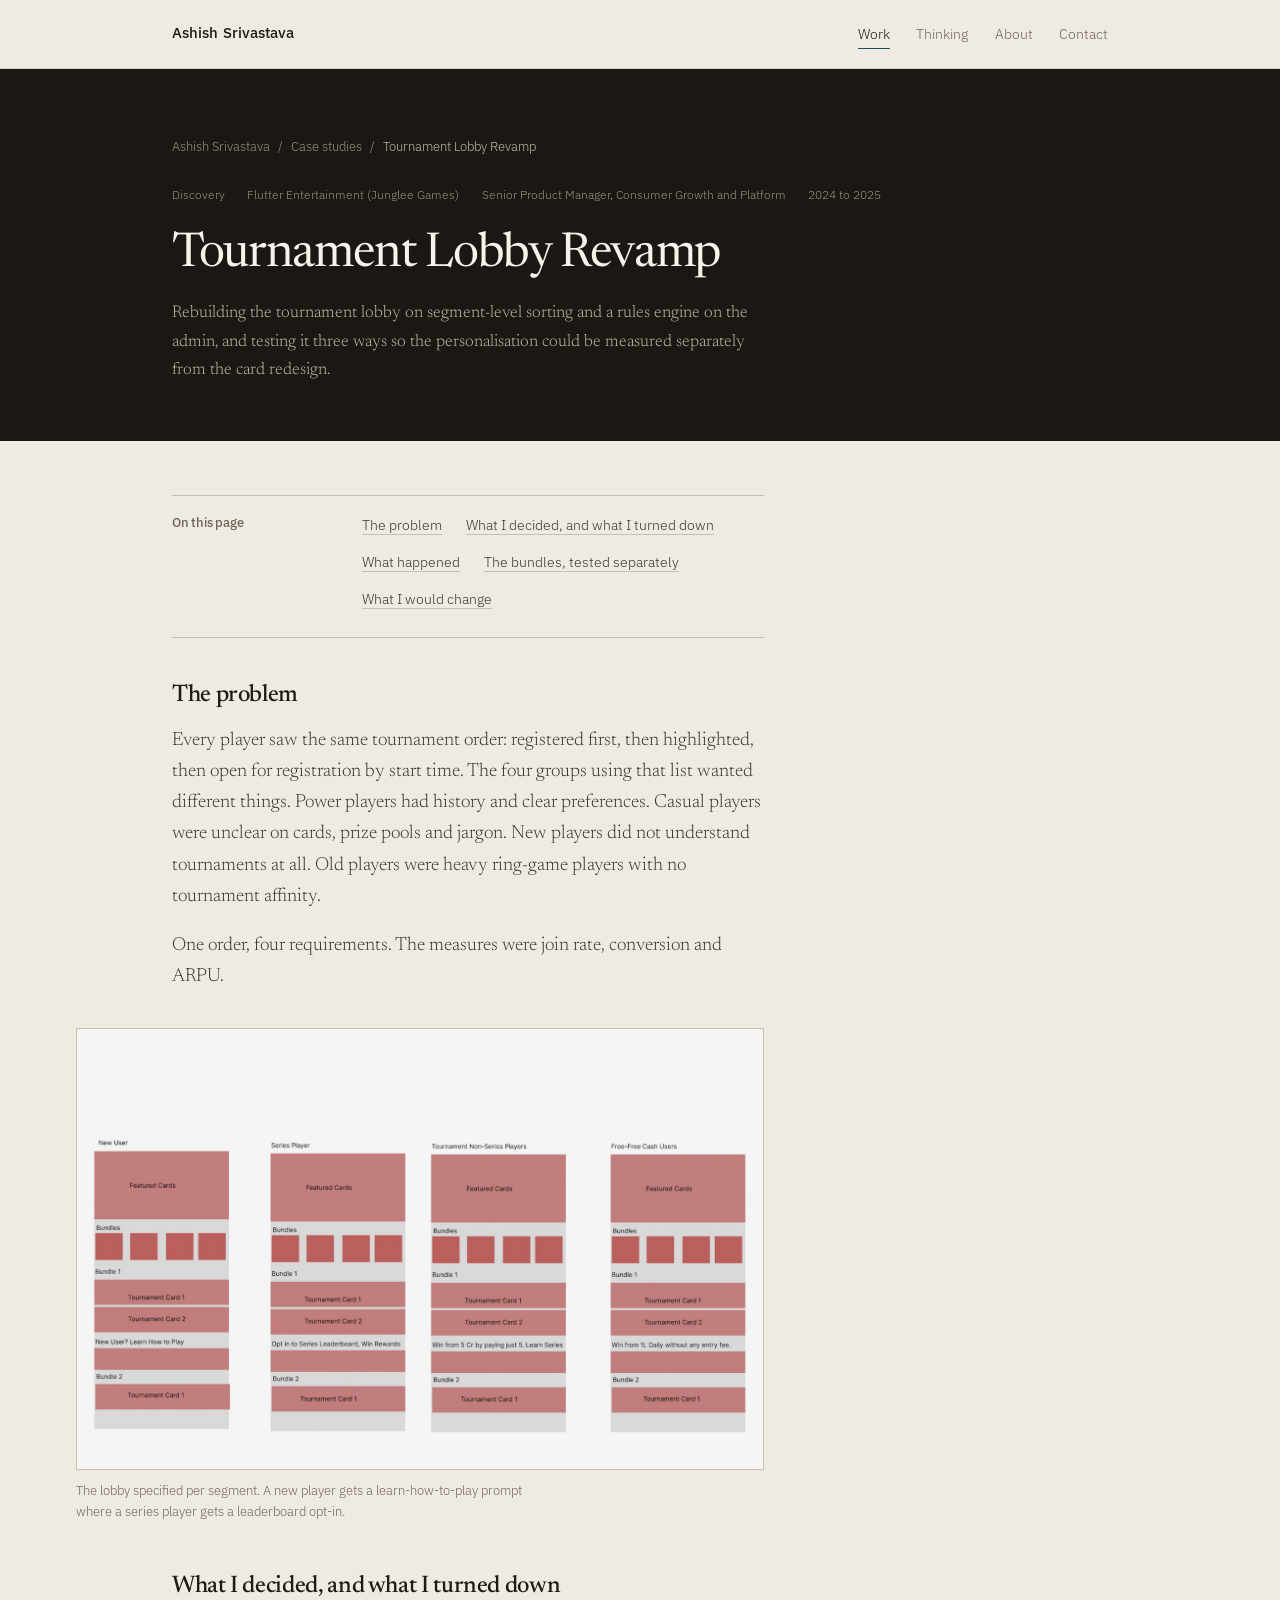
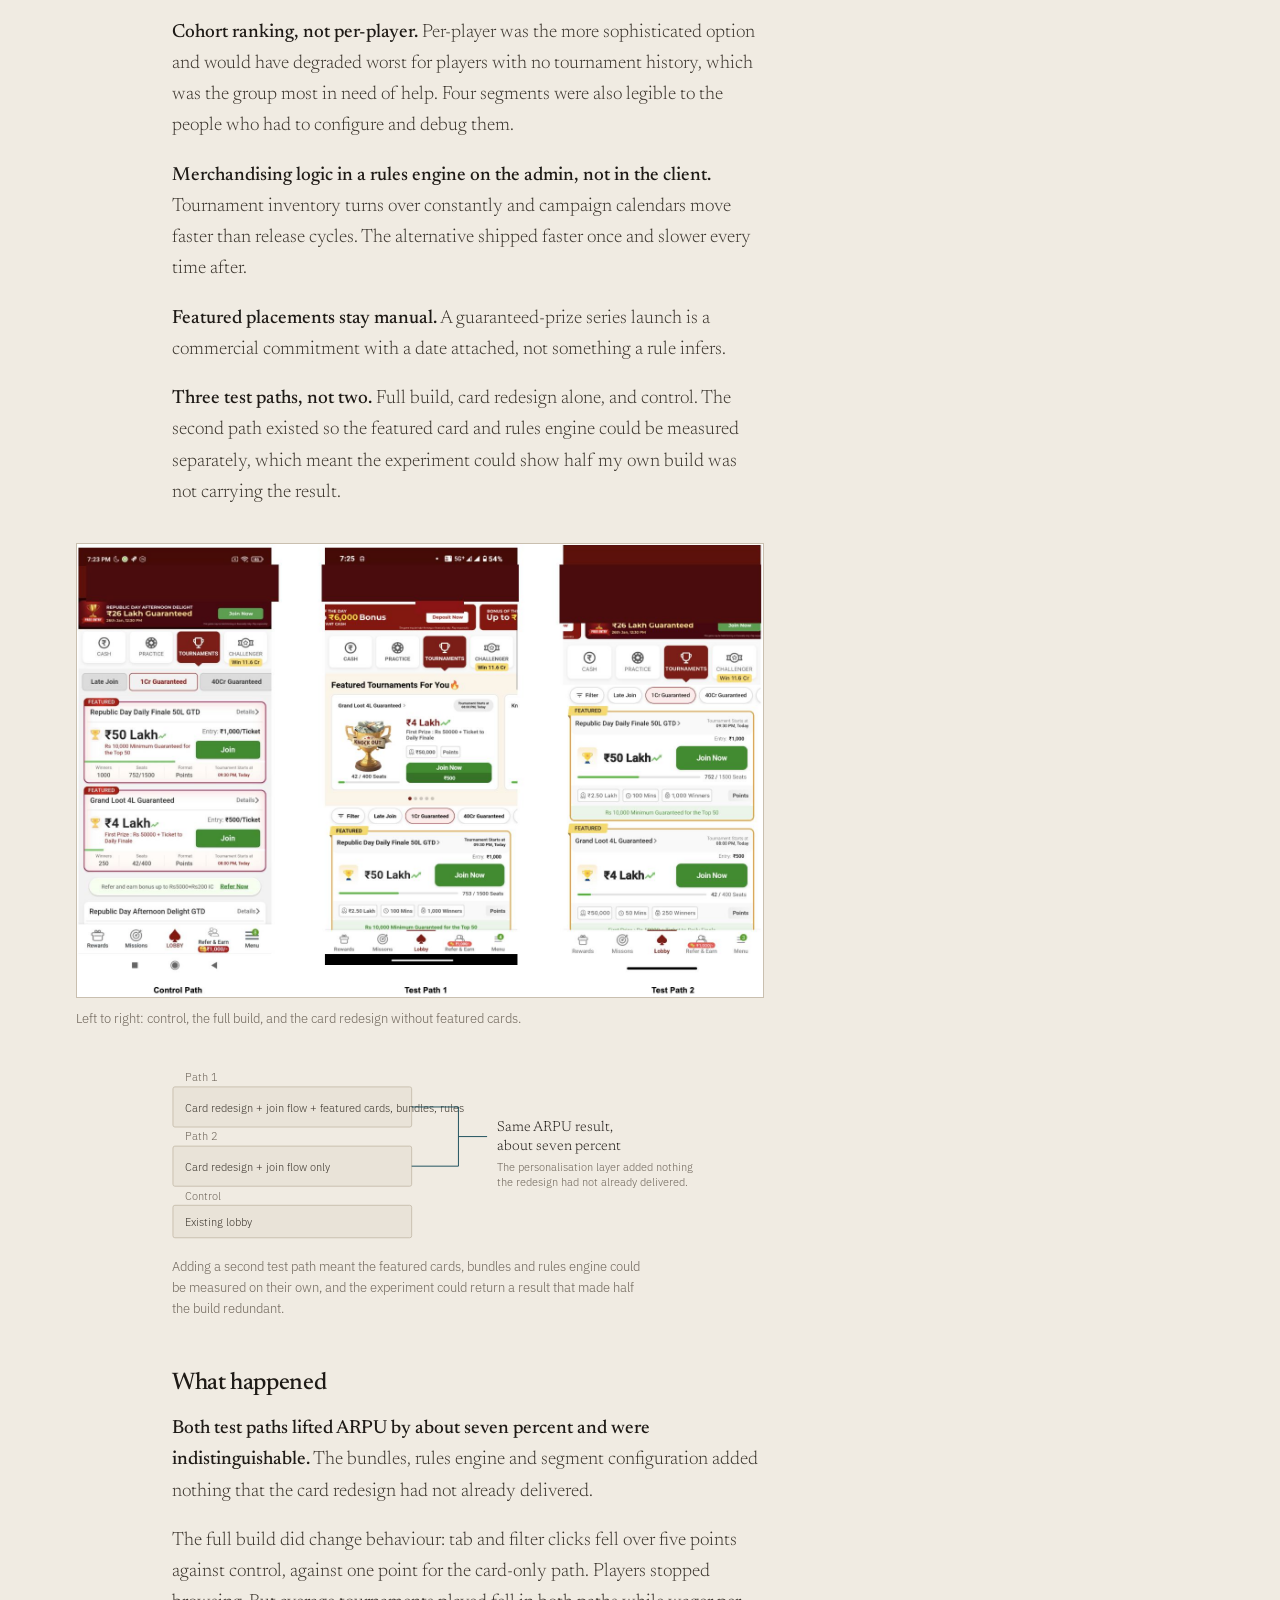
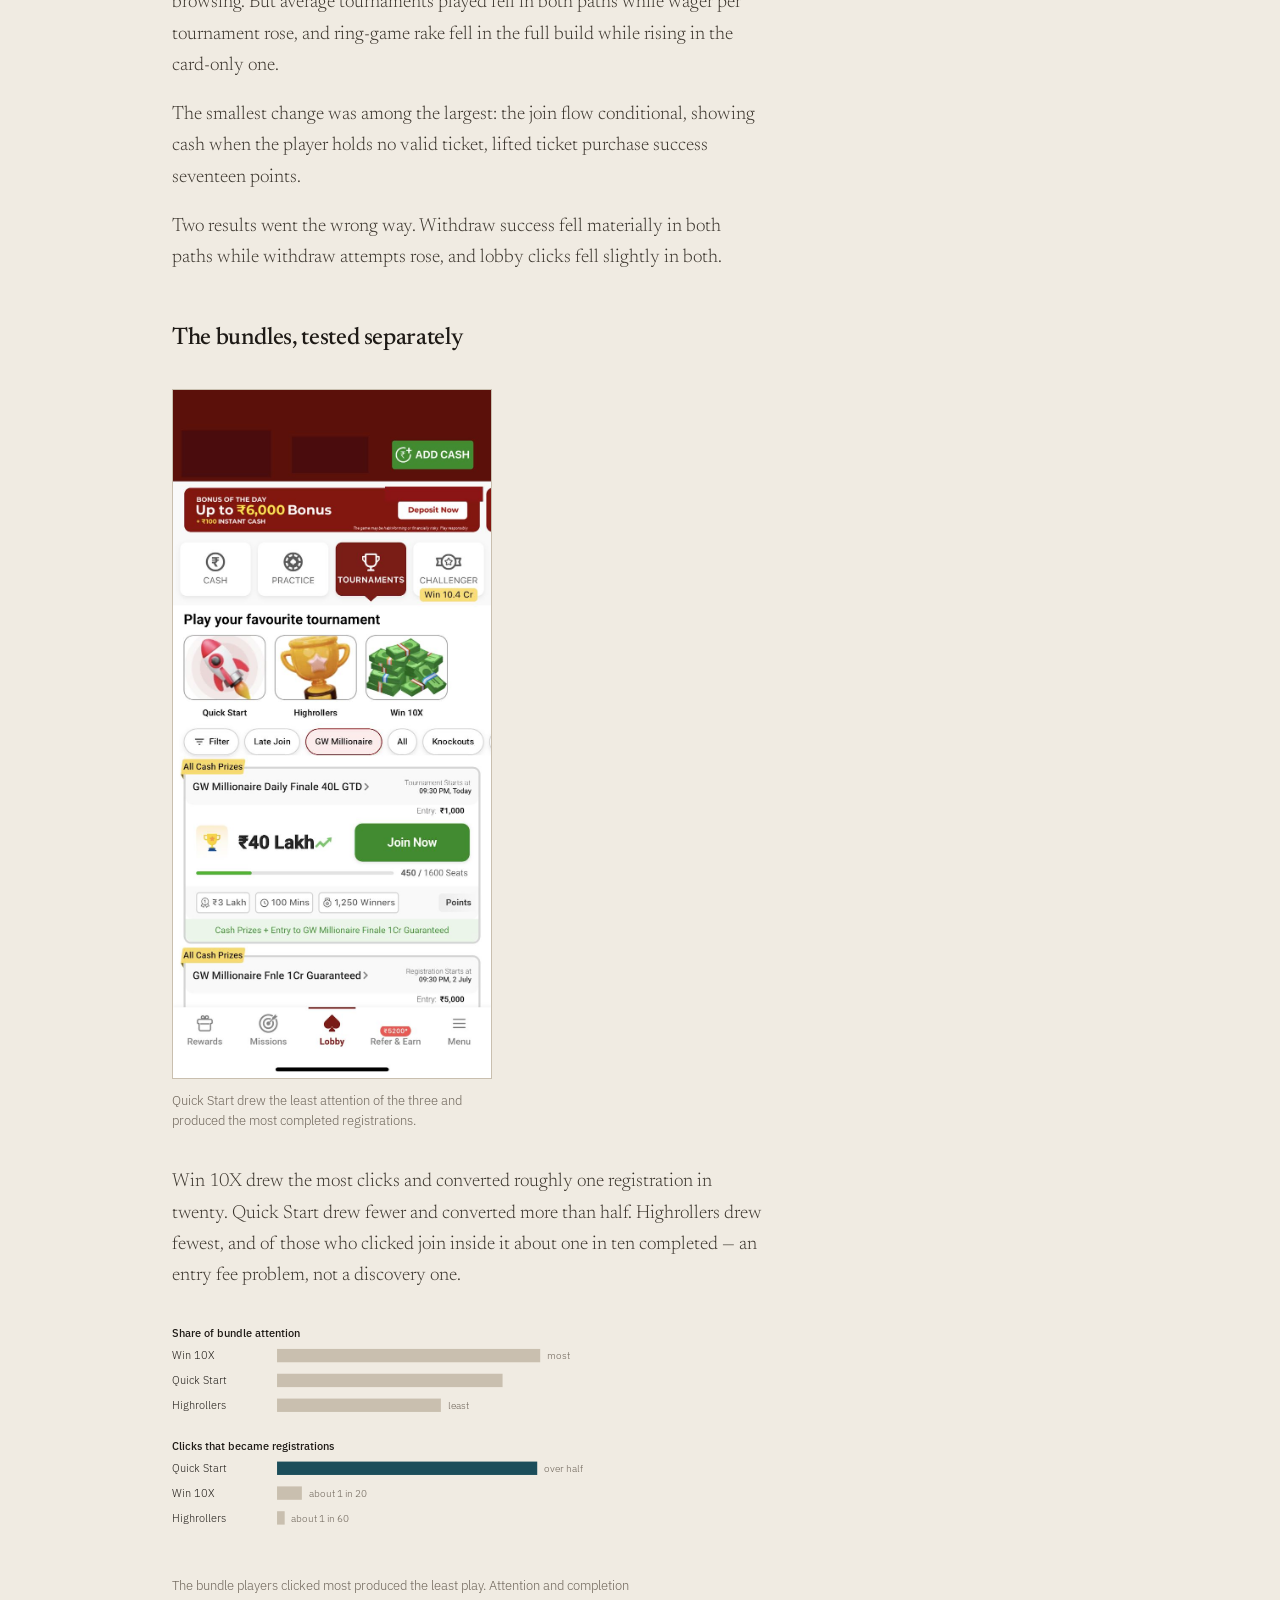
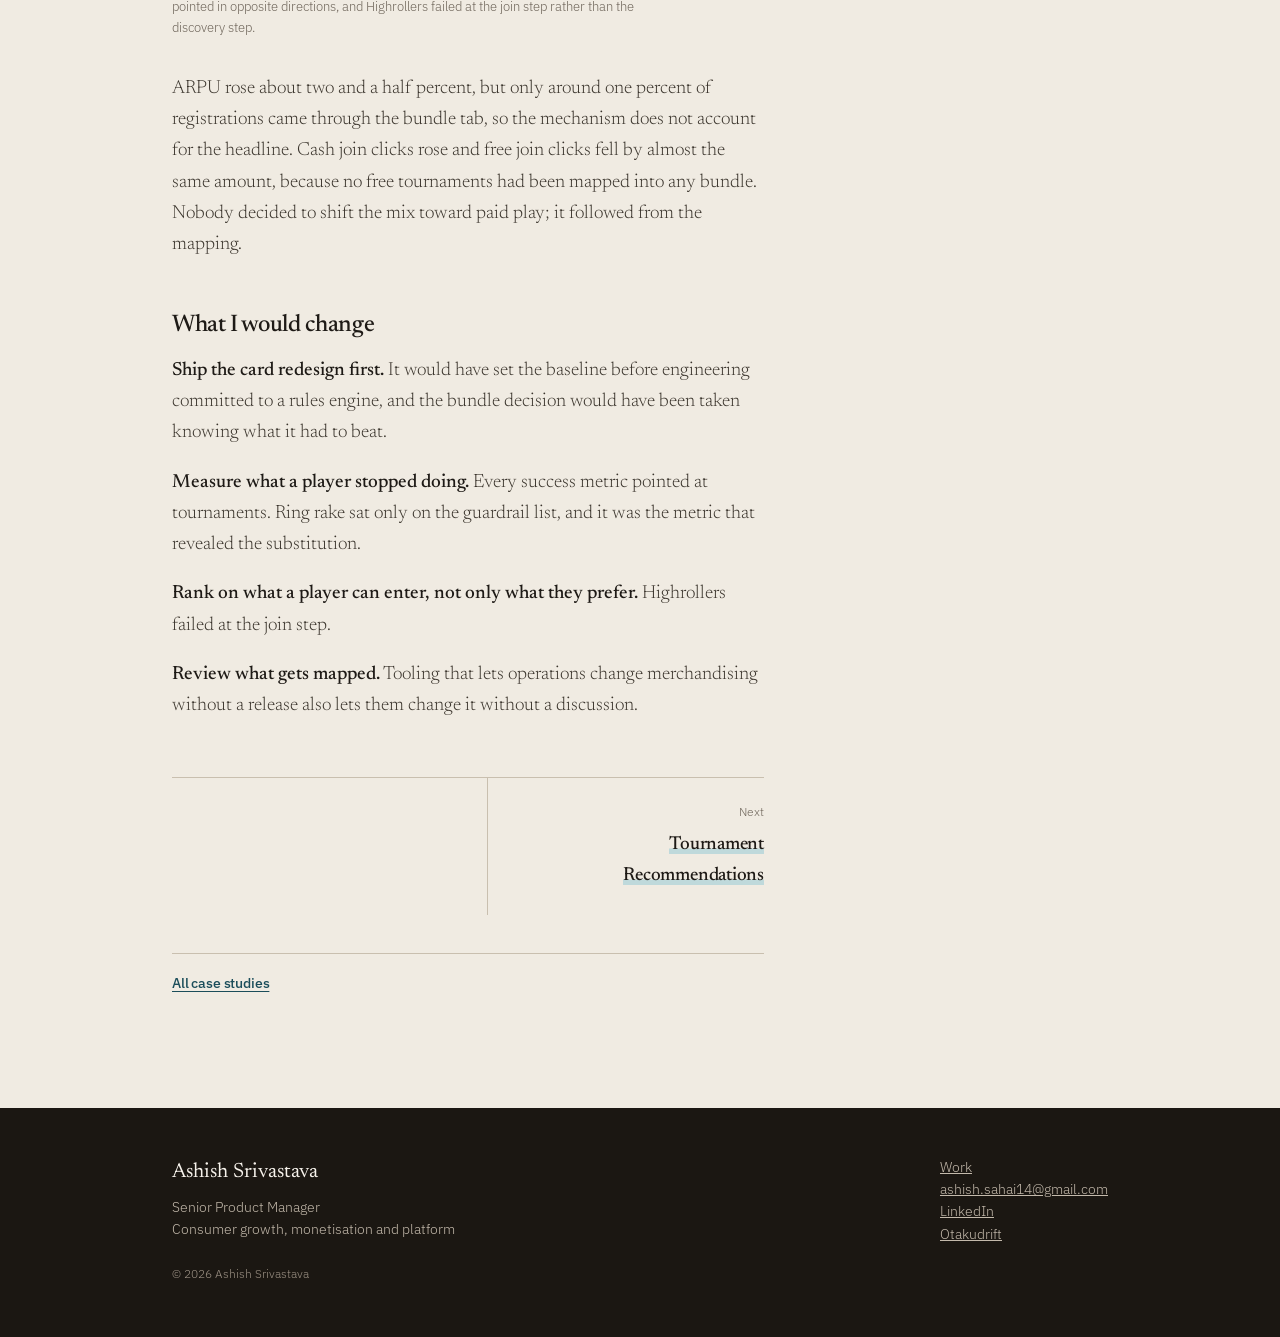
<file: tournament-lobby-revamp.html>
<!doctype html>
<html lang="en">
<head>
<meta charset="utf-8">
<meta name="viewport" content="width=device-width, initial-scale=1">
<title>Tournament Lobby Revamp — Ashish Srivastava</title>
<meta name="description" content="Rebuilding the tournament lobby on segment-level sorting and a rules engine on the admin, and testing it three ways so the personalisation could be measured separately from the card redesign.">
<meta property="og:title" content="Tournament Lobby Revamp — Ashish Srivastava">
<meta property="og:description" content="Rebuilding the tournament lobby on segment-level sorting and a rules engine on the admin, and testing it three ways so the personalisation could be measured separately from the card redesign.">
<meta property="og:type" content="article">
<link rel="preconnect" href="https://fonts.googleapis.com">
<link rel="preconnect" href="https://fonts.gstatic.com" crossorigin>
<link href="https://fonts.googleapis.com/css2?family=Newsreader:ital,opsz,wght@0,6..72,300;0,6..72,400;0,6..72,500;1,6..72,300;1,6..72,400&family=IBM+Plex+Sans:wght@400;500&display=swap" rel="stylesheet">
<link rel="stylesheet" href="style.css">
</head>
<body>
<a class="skip" href="#main">Skip to content</a>
<nav class="nav" aria-label="Primary">
  <div class="wrap">
    <a class="name" href="index.html">Ashish Srivastava</a>
    <ul>
      <li><a href="work.html" aria-current="page">Work</a></li>
      <li><a href="thinking.html">Thinking</a></li>
      <li><a href="about.html">About</a></li>
      <li><a href="contact.html">Contact</a></li>
    </ul>
  </div>
</nav><header class="band study">
  <div class="wrap">
    <p class="crumb"><a href="index.html">Ashish Srivastava</a><span class="sep">/</span><a href="work.html">Case studies</a><span class="sep">/</span><span class="here">Tournament Lobby Revamp</span></p>
    <p class="eyebrow"><span>Discovery</span><span>Flutter Entertainment (Junglee Games)</span><span>Senior Product Manager, Consumer Growth and Platform</span><span>2024 to 2025</span></p>
    <h1>Tournament Lobby Revamp</h1>
    <p class="standfirst">Rebuilding the tournament lobby on segment-level sorting and a rules engine on the admin, and testing it three ways so the personalisation could be measured separately from the card redesign.</p>
  </div>
</header><main class="article" id="main"><div class="wrap"><div class="prose">
<nav class="toc" aria-label="On this page"><h2>On this page</h2><ol><li><a href="#the-problem">The problem</a></li><li><a href="#what-i-decided-and-what-i-turned-down">What I decided, and what I turned down</a></li><li><a href="#what-happened">What happened</a></li><li><a href="#the-bundles-tested-separately">The bundles, tested separately</a></li><li><a href="#what-i-would-change">What I would change</a></li></ol></nav>
<h2 id="the-problem">The problem</h2>
<p>Every player saw the same tournament order: registered first, then highlighted, then open for registration by start time. The four groups using that list wanted different things. Power players had history and clear preferences. Casual players were unclear on cards, prize pools and jargon. New players did not understand tournaments at all. Old players were heavy ring-game players with no tournament affinity.</p>
<p>One order, four requirements. The measures were join rate, conversion and ARPU.</p>
<figure><img loading="lazy" decoding="async" alt="Lobby wireframes showing four segment layouts side by side" src="segment-wireframes.jpg"><figcaption>The lobby specified per segment. A new player gets a learn-how-to-play prompt where a series player gets a leaderboard opt-in.</figcaption></figure>
<h2 id="what-i-decided-and-what-i-turned-down">What I decided, and what I turned down</h2>
<p><strong>Cohort ranking, not per-player.</strong> Per-player was the more sophisticated option and would have degraded worst for players with no tournament history, which was the group most in need of help. Four segments were also legible to the people who had to configure and debug them.</p>
<p><strong>Merchandising logic in a rules engine on the admin, not in the client.</strong> Tournament inventory turns over constantly and campaign calendars move faster than release cycles. The alternative shipped faster once and slower every time after.</p>
<p><strong>Featured placements stay manual.</strong> A guaranteed-prize series launch is a commercial commitment with a date attached, not something a rule infers.</p>
<p><strong>Three test paths, not two.</strong> Full build, card redesign alone, and control. The second path existed so the featured card and rules engine could be measured separately, which meant the experiment could show half my own build was not carrying the result.</p>
<figure><img loading="lazy" decoding="async" alt="Control and the two test paths side by side on device" src="ab-variants.jpg"><figcaption>Left to right: control, the full build, and the card redesign without featured cards.</figcaption></figure>
<figure class="diagram"><svg viewBox="0 0 620 190" role="img" aria-label="Three test paths: the full build with featured cards, bundles and segment rules; the card redesign and join flow without featured cards; and the existing lobby as control. Both test paths returned the same ARPU result." xmlns="http://www.w3.org/2000/svg">
<style>
.bx{fill:#E9E3D8;stroke:#C9BFAF}
.lbl{font-family:"IBM Plex Sans",sans-serif;font-size:11.5px;fill:#3A342C}
.hd{font-family:"IBM Plex Sans",sans-serif;font-size:11px;fill:#6E655A}
.res{font-family:Newsreader,Georgia,serif;font-size:15px;fill:#1E1A16}
.tie{stroke:#1B4D5A;fill:none}
</style>
<rect class="bx" x="1" y="24" width="250" height="42" rx="2"/>
<text class="hd" x="14" y="18">Path 1</text>
<text class="lbl" x="14" y="50">Card redesign + join flow + featured cards, bundles, rules</text>
<rect class="bx" x="1" y="86" width="250" height="42" rx="2"/>
<text class="hd" x="14" y="80">Path 2</text>
<text class="lbl" x="14" y="112">Card redesign + join flow only</text>
<rect class="bx" x="1" y="148" width="250" height="34" rx="2"/>
<text class="hd" x="14" y="142">Control</text>
<text class="lbl" x="14" y="170">Existing lobby</text>
<path class="tie" d="M251 45 H300 V107 M251 107 H300"/>
<path class="tie" d="M300 76 H330"/>
<text class="res" x="340" y="70">Same ARPU result,</text>
<text class="res" x="340" y="90">about seven percent</text>
<text class="hd" x="340" y="112">The personalisation layer added nothing</text>
<text class="hd" x="340" y="128">the redesign had not already delivered.</text>
</svg><figcaption>Adding a second test path meant the featured cards, bundles and rules engine could be measured on their own, and the experiment could return a result that made half the build redundant.</figcaption></figure>
<h2 id="what-happened">What happened</h2>
<p><strong>Both test paths lifted ARPU by about seven percent and were indistinguishable.</strong> The bundles, rules engine and segment configuration added nothing that the card redesign had not already delivered.</p>
<p>The full build did change behaviour: tab and filter clicks fell over five points against control, against one point for the card-only path. Players stopped browsing. But average tournaments played fell in both paths while wager per tournament rose, and ring-game rake fell in the full build while rising in the card-only one.</p>
<p>The smallest change was among the largest: the join flow conditional, showing cash when the player holds no valid ticket, lifted ticket purchase success seventeen points.</p>
<p>Two results went the wrong way. Withdraw success fell materially in both paths while withdraw attempts rose, and lobby clicks fell slightly in both.</p>
<h2 id="the-bundles-tested-separately">The bundles, tested separately</h2>
<figure class="phone"><img loading="lazy" decoding="async" alt="The shipped bundle strip: Quick Start, Highrollers and Win 10X" src="bundles-live.jpg"><figcaption>Quick Start drew the least attention of the three and produced the most completed registrations.</figcaption></figure>
<p>Win 10X drew the most clicks and converted roughly one registration in twenty. Quick Start drew fewer and converted more than half. Highrollers drew fewest, and of those who clicked join inside it about one in ten completed — an entry fee problem, not a discovery one.</p><figure class="diagram"><svg viewBox="0 0 620 250" role="img" aria-label="Two charts comparing three tournament bundles. Win 10X drew the most attention and converted the least; Quick Start drew the least attention and converted the most." xmlns="http://www.w3.org/2000/svg"><style>.l{font-family:"IBM Plex Sans",sans-serif;font-size:11.5px;fill:#1E1A16}.s{font-family:"IBM Plex Sans",sans-serif;font-size:10.5px;fill:#6E655A}.n{font-family:Newsreader,Georgia,serif;font-size:15px;fill:#1E1A16}.bx{fill:#E9E3D8;stroke:#C9BFAF}.ar{stroke:#C9BFAF;fill:none}</style><text class="l" x="0" y="12" font-weight="500">Share of bundle attention</text><g transform="translate(0,24)"><text class="l" x="0" y="11">Win 10X</text><rect x="110" y="0" width="275.6" height="14" fill="#C9BFAF"/><text class="s" x="392.6" y="11">most</text><text class="l" x="0" y="37">Quick Start</text><rect x="110" y="26" width="236.2" height="14" fill="#C9BFAF"/><text class="s" x="353.2" y="37"></text><text class="l" x="0" y="63">Highrollers</text><rect x="110" y="52" width="171.6" height="14" fill="#C9BFAF"/><text class="s" x="288.6" y="63">least</text></g><text class="l" x="0" y="130" font-weight="500">Clicks that became registrations</text><g transform="translate(0,142)"><text class="l" x="0" y="11">Quick Start</text><rect x="110" y="0" width="272.5" height="14" fill="#1B4D5A"/><text class="s" x="389.5" y="11">over half</text><text class="l" x="0" y="37">Win 10X</text><rect x="110" y="26" width="26.0" height="14" fill="#C9BFAF"/><text class="s" x="143.0" y="37">about 1 in 20</text><text class="l" x="0" y="63">Highrollers</text><rect x="110" y="52" width="8.0" height="14" fill="#C9BFAF"/><text class="s" x="125.0" y="63">about 1 in 60</text></g></svg><figcaption>The bundle players clicked most produced the least play. Attention and completion pointed in opposite directions, and Highrollers failed at the join step rather than the discovery step.</figcaption></figure>

<p>ARPU rose about two and a half percent, but only around one percent of registrations came through the bundle tab, so the mechanism does not account for the headline. Cash join clicks rose and free join clicks fell by almost the same amount, because no free tournaments had been mapped into any bundle. Nobody decided to shift the mix toward paid play; it followed from the mapping.</p>
<h2 id="what-i-would-change">What I would change</h2>
<p><strong>Ship the card redesign first.</strong> It would have set the baseline before engineering committed to a rules engine, and the bundle decision would have been taken knowing what it had to beat.</p>
<p><strong>Measure what a player stopped doing.</strong> Every success metric pointed at tournaments. Ring rake sat only on the guardrail list, and it was the metric that revealed the substitution.</p>
<p><strong>Rank on what a player can enter, not only what they prefer.</strong> Highrollers failed at the join step.</p>
<p><strong>Review what gets mapped.</strong> Tooling that lets operations change merchandising without a release also lets them change it without a discussion.</p>
<nav class="pager" aria-label="More case studies"><div class="prev"></div><div class="next"><span class="k">Next</span><a href="tournament-recommendations.html">Tournament Recommendations</a></div><div class="all"><a href="work.html">All case studies</a></div></nav>
</div></div></main>
<footer>
  <div class="wrap">
    <div>
      <p class="fname">Ashish Srivastava</p>
      <div>Senior Product Manager<br>Consumer growth, monetisation and platform</div>
      <div class="small">&copy; 2026 Ashish Srivastava</div>
    </div>
    <div>
      <div><a href="work.html">Work</a></div>
      <div><a href="mailto:ashish.sahai14@gmail.com">ashish.sahai14@gmail.com</a></div>
      <div><a href="https://linkedin.com/in/ashishsrivastava">LinkedIn</a></div>
      <div><a href="https://otakudrift.com">Otakudrift</a></div>
    </div>
  </div>
</footer><script>
(function(){
  var reduce = window.matchMedia('(prefers-reduced-motion: reduce)').matches;
  var els = document.querySelectorAll('.rise');
  if (reduce || !('IntersectionObserver' in window)) {
    els.forEach(function(e){e.classList.add('in');}); return;
  }
  var io = new IntersectionObserver(function(en){
    en.forEach(function(e){ if(e.isIntersecting){ e.target.classList.add('in'); io.unobserve(e.target); } });
  }, {rootMargin:'0px 0px -8% 0px', threshold:0.05});
  els.forEach(function(e){io.observe(e);});
})();
</script>
</body>
</html>
</file>
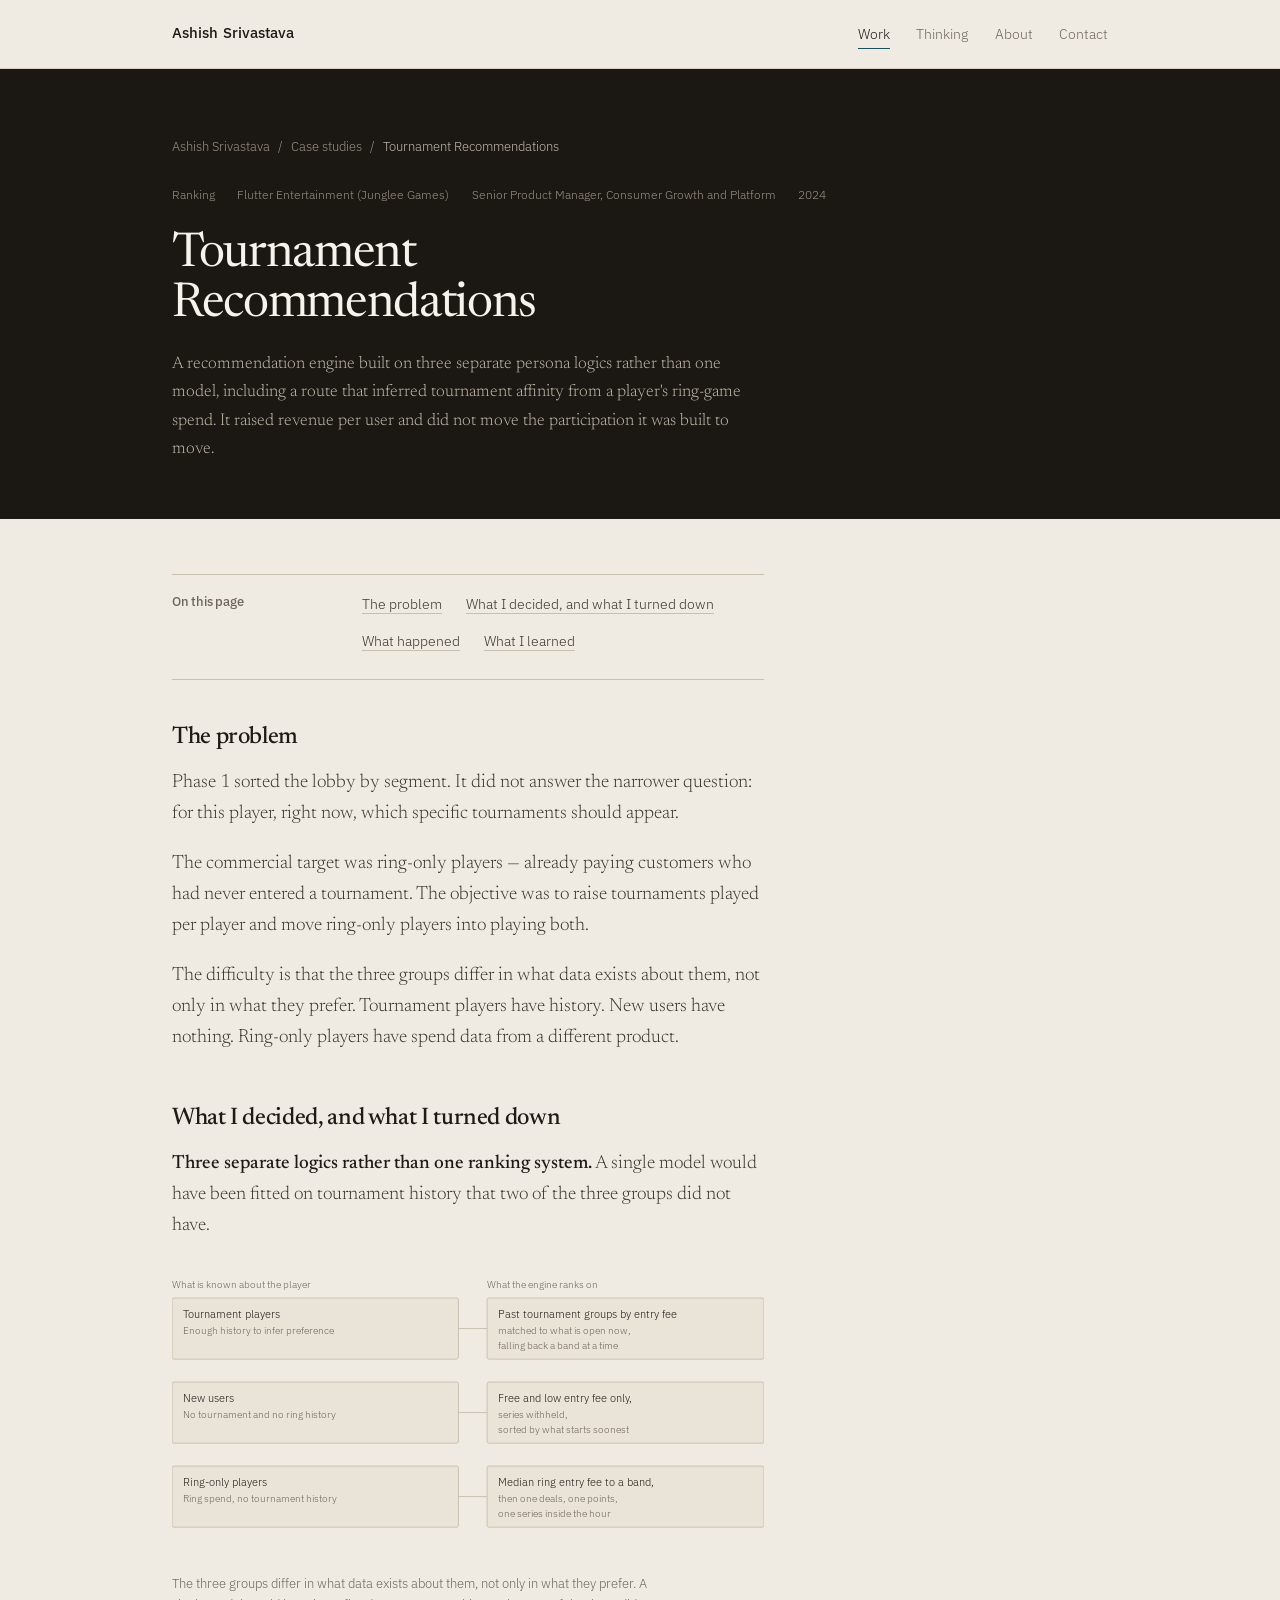
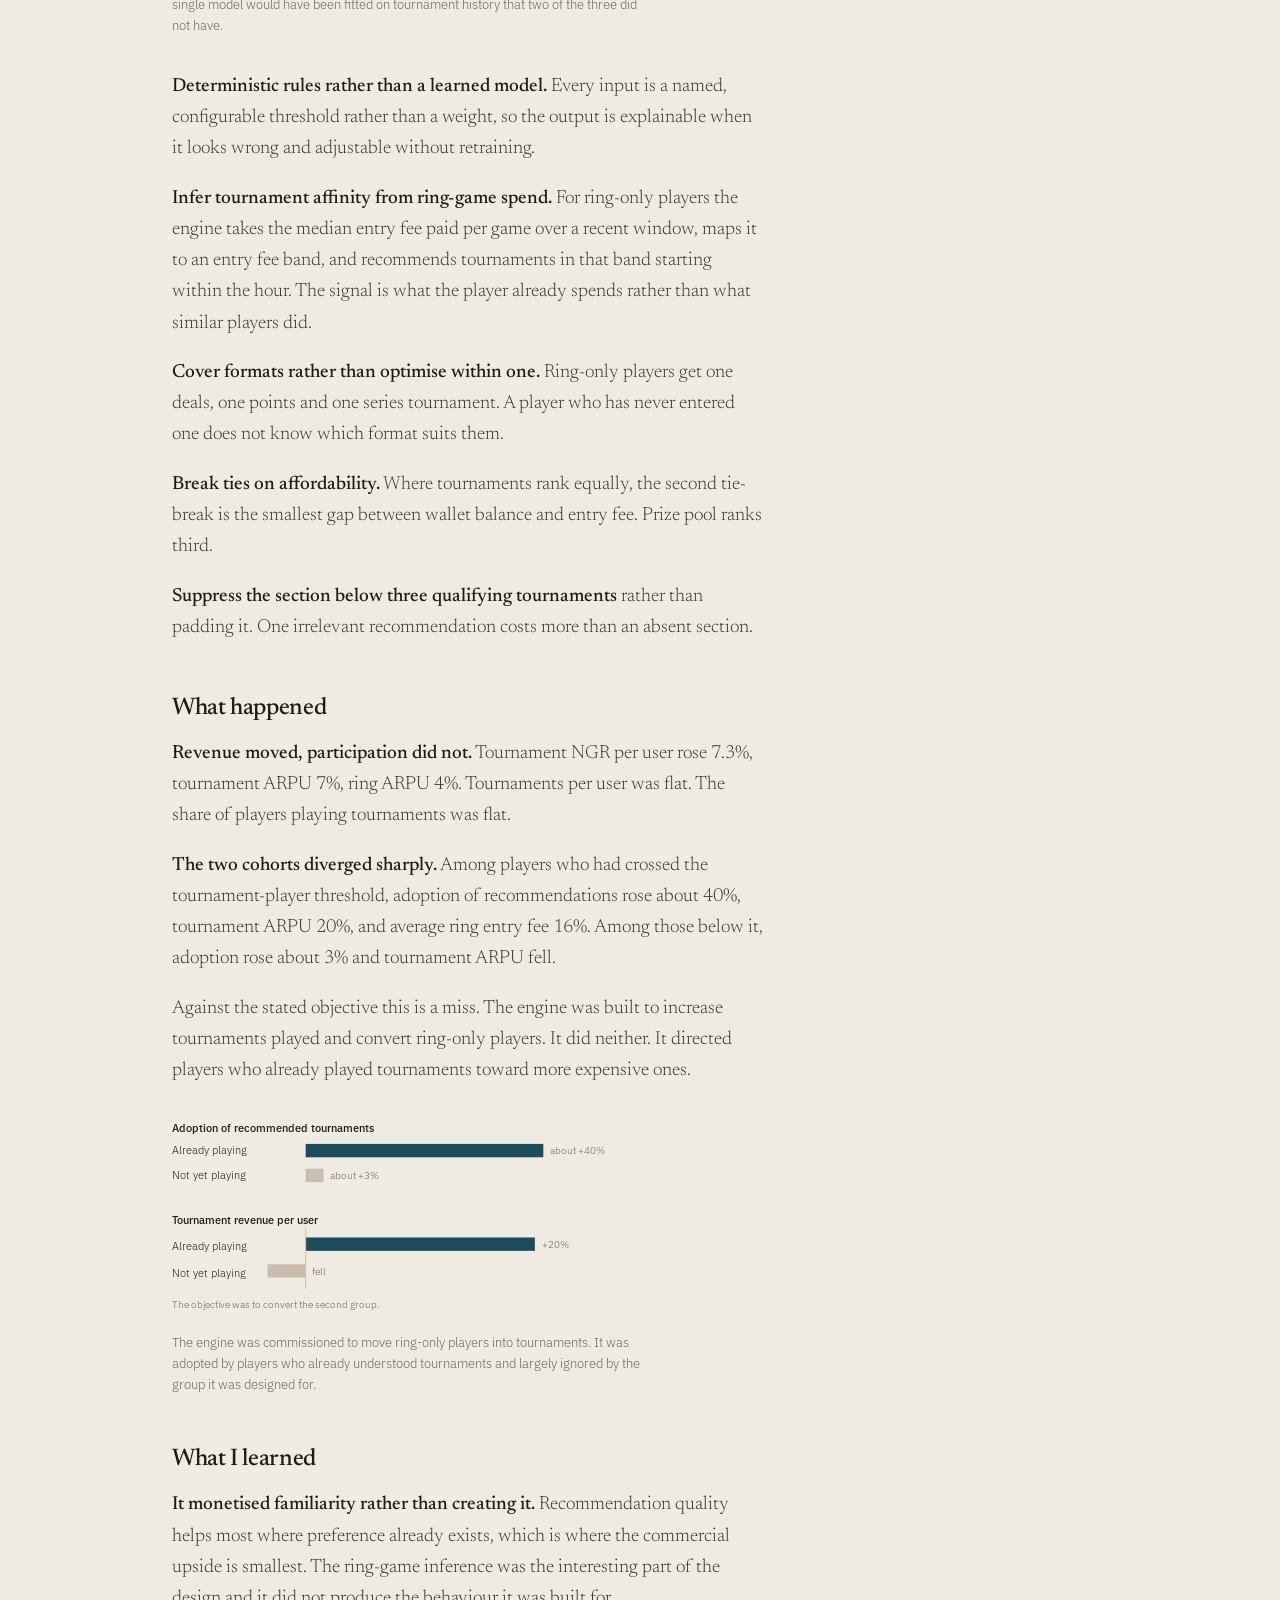
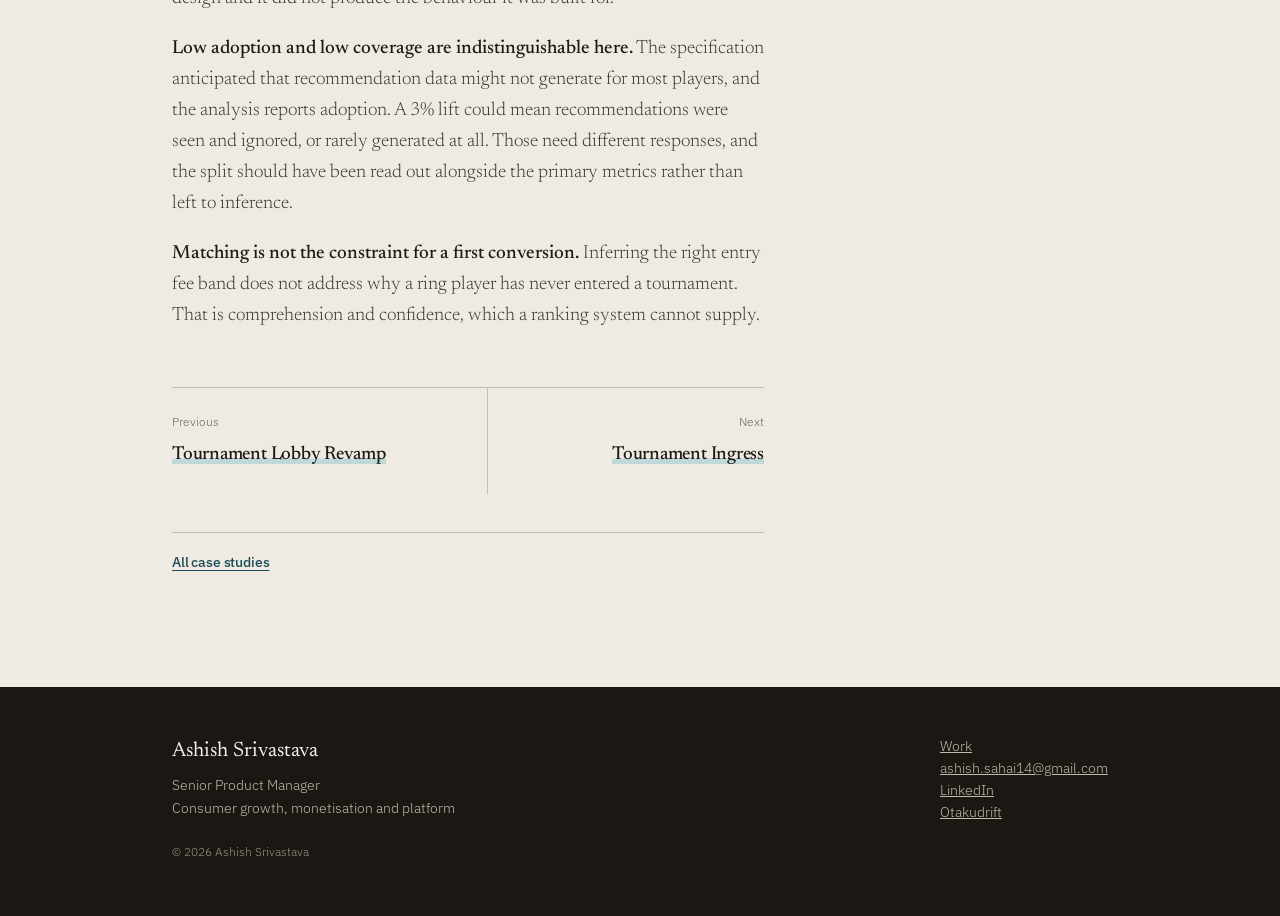
<file: tournament-recommendations.html>
<!doctype html>
<html lang="en">
<head>
<meta charset="utf-8">
<meta name="viewport" content="width=device-width, initial-scale=1">
<title>Tournament Recommendations — Ashish Srivastava</title>
<meta name="description" content="A recommendation engine built on three separate persona logics rather than one model, including a route that inferred tournament affinity from a player's ring-game spend. It raised revenue per user an">
<meta property="og:title" content="Tournament Recommendations — Ashish Srivastava">
<meta property="og:description" content="A recommendation engine built on three separate persona logics rather than one model, including a route that inferred tournament affinity from a player's ring-game spend. It raised revenue per user an">
<meta property="og:type" content="article">
<link rel="preconnect" href="https://fonts.googleapis.com">
<link rel="preconnect" href="https://fonts.gstatic.com" crossorigin>
<link href="https://fonts.googleapis.com/css2?family=Newsreader:ital,opsz,wght@0,6..72,300;0,6..72,400;0,6..72,500;1,6..72,300;1,6..72,400&family=IBM+Plex+Sans:wght@400;500&display=swap" rel="stylesheet">
<link rel="stylesheet" href="style.css">
</head>
<body>
<a class="skip" href="#main">Skip to content</a>
<nav class="nav" aria-label="Primary">
  <div class="wrap">
    <a class="name" href="index.html">Ashish Srivastava</a>
    <ul>
      <li><a href="work.html" aria-current="page">Work</a></li>
      <li><a href="thinking.html">Thinking</a></li>
      <li><a href="about.html">About</a></li>
      <li><a href="contact.html">Contact</a></li>
    </ul>
  </div>
</nav><header class="band study">
  <div class="wrap">
    <p class="crumb"><a href="index.html">Ashish Srivastava</a><span class="sep">/</span><a href="work.html">Case studies</a><span class="sep">/</span><span class="here">Tournament Recommendations</span></p>
    <p class="eyebrow"><span>Ranking</span><span>Flutter Entertainment (Junglee Games)</span><span>Senior Product Manager, Consumer Growth and Platform</span><span>2024</span></p>
    <h1>Tournament Recommendations</h1>
    <p class="standfirst">A recommendation engine built on three separate persona logics rather than one model, including a route that inferred tournament affinity from a player's ring-game spend. It raised revenue per user and did not move the participation it was built to move.</p>
  </div>
</header><main class="article" id="main"><div class="wrap"><div class="prose">
<nav class="toc" aria-label="On this page"><h2>On this page</h2><ol><li><a href="#the-problem">The problem</a></li><li><a href="#what-i-decided-and-what-i-turned-down">What I decided, and what I turned down</a></li><li><a href="#what-happened">What happened</a></li><li><a href="#what-i-learned">What I learned</a></li></ol></nav>
<h2 id="the-problem">The problem</h2>
<p>Phase 1 sorted the lobby by segment. It did not answer the narrower question: for this player, right now, which specific tournaments should appear.</p>
<p>The commercial target was ring-only players — already paying customers who had never entered a tournament. The objective was to raise tournaments played per player and move ring-only players into playing both.</p>
<p>The difficulty is that the three groups differ in what data exists about them, not only in what they prefer. Tournament players have history. New users have nothing. Ring-only players have spend data from a different product.</p>
<h2 id="what-i-decided-and-what-i-turned-down">What I decided, and what I turned down</h2>
<p><strong>Three separate logics rather than one ranking system.</strong> A single model would have been fitted on tournament history that two of the three groups did not have.</p><figure class="diagram"><svg viewBox="0 0 620 300" role="img" aria-label="Three separate recommendation logics, one for each persona, determined by what data exists about the player rather than by preference." xmlns="http://www.w3.org/2000/svg"><style>.l{font-family:"IBM Plex Sans",sans-serif;font-size:11.5px;fill:#1E1A16}.s{font-family:"IBM Plex Sans",sans-serif;font-size:10.5px;fill:#6E655A}.n{font-family:Newsreader,Georgia,serif;font-size:15px;fill:#1E1A16}.bx{fill:#E9E3D8;stroke:#C9BFAF}.ar{stroke:#C9BFAF;fill:none}</style><text class="s" x="0" y="12">What is known about the player</text><text class="s" x="330" y="12">What the engine ranks on</text><rect class="bx" x="0" y="22" width="300" height="64" rx="2"/><text class="l" x="11" y="43">Tournament players</text><text class="s" x="11" y="60">Enough history to infer preference</text><rect class="bx" x="330" y="22" width="290" height="64" rx="2"/><text class="l" x="341" y="43">Past tournament groups by entry fee</text><text class="s" x="341" y="60">matched to what is open now,</text><text class="s" x="341" y="75">falling back a band at a time</text><rect class="bx" x="0" y="110" width="300" height="64" rx="2"/><text class="l" x="11" y="131">New users</text><text class="s" x="11" y="148">No tournament and no ring history</text><rect class="bx" x="330" y="110" width="290" height="64" rx="2"/><text class="l" x="341" y="131">Free and low entry fee only,</text><text class="s" x="341" y="148">series withheld,</text><text class="s" x="341" y="163">sorted by what starts soonest</text><rect class="bx" x="0" y="198" width="300" height="64" rx="2"/><text class="l" x="11" y="219">Ring-only players</text><text class="s" x="11" y="236">Ring spend, no tournament history</text><rect class="bx" x="330" y="198" width="290" height="64" rx="2"/><text class="l" x="341" y="219">Median ring entry fee to a band,</text><text class="s" x="341" y="236">then one deals, one points,</text><text class="s" x="341" y="251">one series inside the hour</text><path class="ar" d="M300 54 H330"/><path class="ar" d="M300 142 H330"/><path class="ar" d="M300 230 H330"/></svg><figcaption>The three groups differ in what data exists about them, not only in what they prefer. A single model would have been fitted on tournament history that two of the three did not have.</figcaption></figure>

<p><strong>Deterministic rules rather than a learned model.</strong> Every input is a named, configurable threshold rather than a weight, so the output is explainable when it looks wrong and adjustable without retraining.</p>
<p><strong>Infer tournament affinity from ring-game spend.</strong> For ring-only players the engine takes the median entry fee paid per game over a recent window, maps it to an entry fee band, and recommends tournaments in that band starting within the hour. The signal is what the player already spends rather than what similar players did.</p>
<p><strong>Cover formats rather than optimise within one.</strong> Ring-only players get one deals, one points and one series tournament. A player who has never entered one does not know which format suits them.</p>
<p><strong>Break ties on affordability.</strong> Where tournaments rank equally, the second tie-break is the smallest gap between wallet balance and entry fee. Prize pool ranks third.</p>
<p><strong>Suppress the section below three qualifying tournaments</strong> rather than padding it. One irrelevant recommendation costs more than an absent section.</p>
<h2 id="what-happened">What happened</h2>
<p><strong>Revenue moved, participation did not.</strong> Tournament NGR per user rose 7.3%, tournament ARPU 7%, ring ARPU 4%. Tournaments per user was flat. The share of players playing tournaments was flat.</p>
<p><strong>The two cohorts diverged sharply.</strong> Among players who had crossed the tournament-player threshold, adoption of recommendations rose about 40%, tournament ARPU 20%, and average ring entry fee 16%. Among those below it, adoption rose about 3% and tournament ARPU fell.</p>
<p>Against the stated objective this is a miss. The engine was built to increase tournaments played and convert ring-only players. It did neither. It directed players who already played tournaments toward more expensive ones.</p>
<figure class="diagram"><svg viewBox="0 0 620 210" role="img" aria-label="Adoption and tournament revenue per user rose sharply among players who already played tournaments, and barely moved or fell among those who did not." xmlns="http://www.w3.org/2000/svg"><style>.l{font-family:"IBM Plex Sans",sans-serif;font-size:11.5px;fill:#1E1A16}.s{font-family:"IBM Plex Sans",sans-serif;font-size:10.5px;fill:#6E655A}.n{font-family:Newsreader,Georgia,serif;font-size:15px;fill:#1E1A16}.bx{fill:#E9E3D8;stroke:#C9BFAF}.ar{stroke:#C9BFAF;fill:none}</style><text class="l" x="0" y="12" font-weight="500">Adoption of recommended tournaments</text><g transform="translate(0,24)"><text class="l" x="0" y="11">Already playing</text><rect x="140" y="0" width="248.9" height="14" fill="#1B4D5A"/><text class="s" x="395.9" y="11">about +40%</text><text class="l" x="0" y="37">Not yet playing</text><rect x="140" y="26" width="18.7" height="14" fill="#C9BFAF"/><text class="s" x="165.7" y="37">about +3%</text></g><text class="l" x="0" y="108" font-weight="500">Tournament revenue per user</text><text class="l" x="0" y="135">Already playing</text><rect x="140" y="122" width="240" height="14" fill="#1B4D5A"/><text class="s" x="387" y="133">+20%</text><text class="l" x="0" y="163">Not yet playing</text><rect x="100" y="150" width="40" height="14" fill="#C9BFAF"/><text class="s" x="147" y="161">fell</text><line x1="140" y1="112" x2="140" y2="176" stroke="#C9BFAF"/><text class="s" x="0" y="196">The objective was to convert the second group.</text></svg><figcaption>The engine was commissioned to move ring-only players into tournaments. It was adopted by players who already understood tournaments and largely ignored by the group it was designed for.</figcaption></figure>
<h2 id="what-i-learned">What I learned</h2>
<p><strong>It monetised familiarity rather than creating it.</strong> Recommendation quality helps most where preference already exists, which is where the commercial upside is smallest. The ring-game inference was the interesting part of the design and it did not produce the behaviour it was built for.</p>
<p><strong>Low adoption and low coverage are indistinguishable here.</strong> The specification anticipated that recommendation data might not generate for most players, and the analysis reports adoption. A 3% lift could mean recommendations were seen and ignored, or rarely generated at all. Those need different responses, and the split should have been read out alongside the primary metrics rather than left to inference.</p>
<p><strong>Matching is not the constraint for a first conversion.</strong> Inferring the right entry fee band does not address why a ring player has never entered a tournament. That is comprehension and confidence, which a ranking system cannot supply.</p>
<nav class="pager" aria-label="More case studies"><div class="prev"><span class="k">Previous</span><a href="tournament-lobby-revamp.html">Tournament Lobby Revamp</a></div><div class="next"><span class="k">Next</span><a href="tournament-ingress.html">Tournament Ingress</a></div><div class="all"><a href="work.html">All case studies</a></div></nav>
</div></div></main>
<footer>
  <div class="wrap">
    <div>
      <p class="fname">Ashish Srivastava</p>
      <div>Senior Product Manager<br>Consumer growth, monetisation and platform</div>
      <div class="small">&copy; 2026 Ashish Srivastava</div>
    </div>
    <div>
      <div><a href="work.html">Work</a></div>
      <div><a href="mailto:ashish.sahai14@gmail.com">ashish.sahai14@gmail.com</a></div>
      <div><a href="https://linkedin.com/in/ashishsrivastava">LinkedIn</a></div>
      <div><a href="https://otakudrift.com">Otakudrift</a></div>
    </div>
  </div>
</footer><script>
(function(){
  var reduce = window.matchMedia('(prefers-reduced-motion: reduce)').matches;
  var els = document.querySelectorAll('.rise');
  if (reduce || !('IntersectionObserver' in window)) {
    els.forEach(function(e){e.classList.add('in');}); return;
  }
  var io = new IntersectionObserver(function(en){
    en.forEach(function(e){ if(e.isIntersecting){ e.target.classList.add('in'); io.unobserve(e.target); } });
  }, {rootMargin:'0px 0px -8% 0px', threshold:0.05});
  els.forEach(function(e){io.observe(e);});
})();
</script>
</body>
</html>
</file>
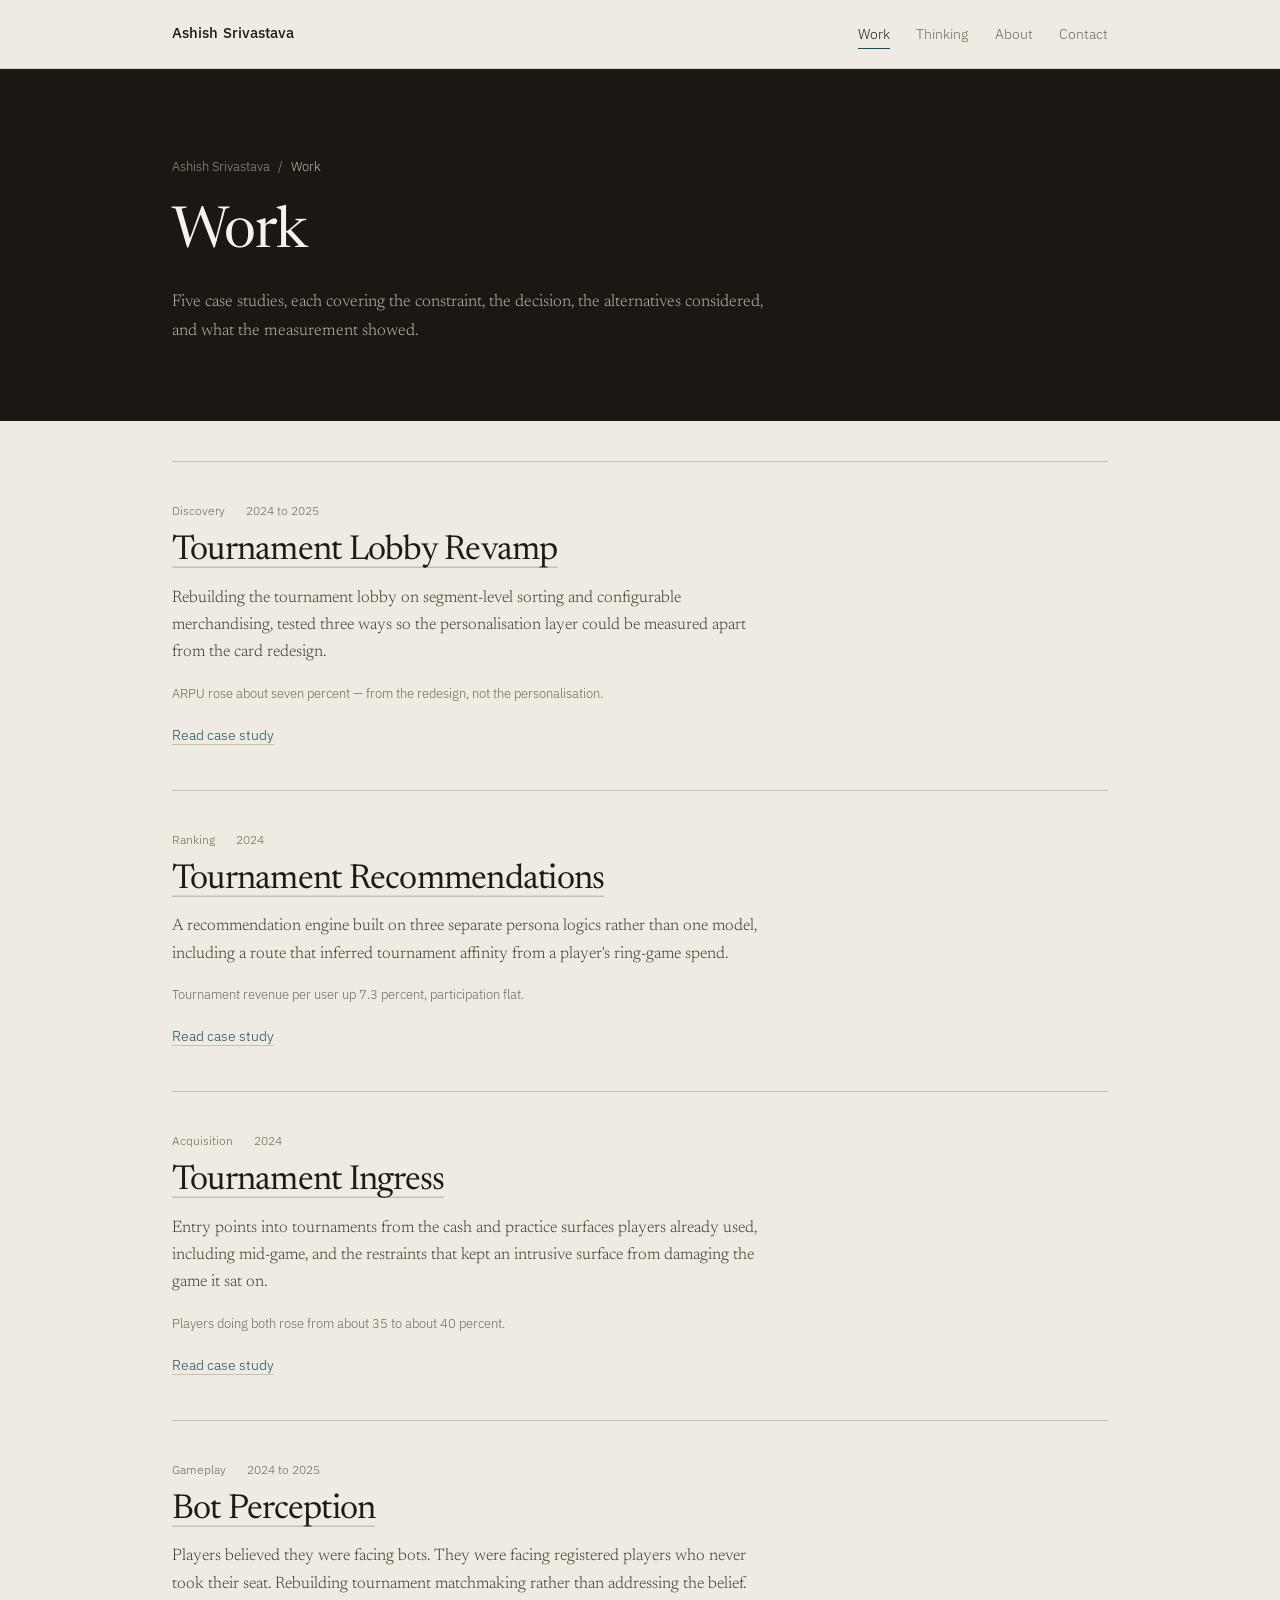
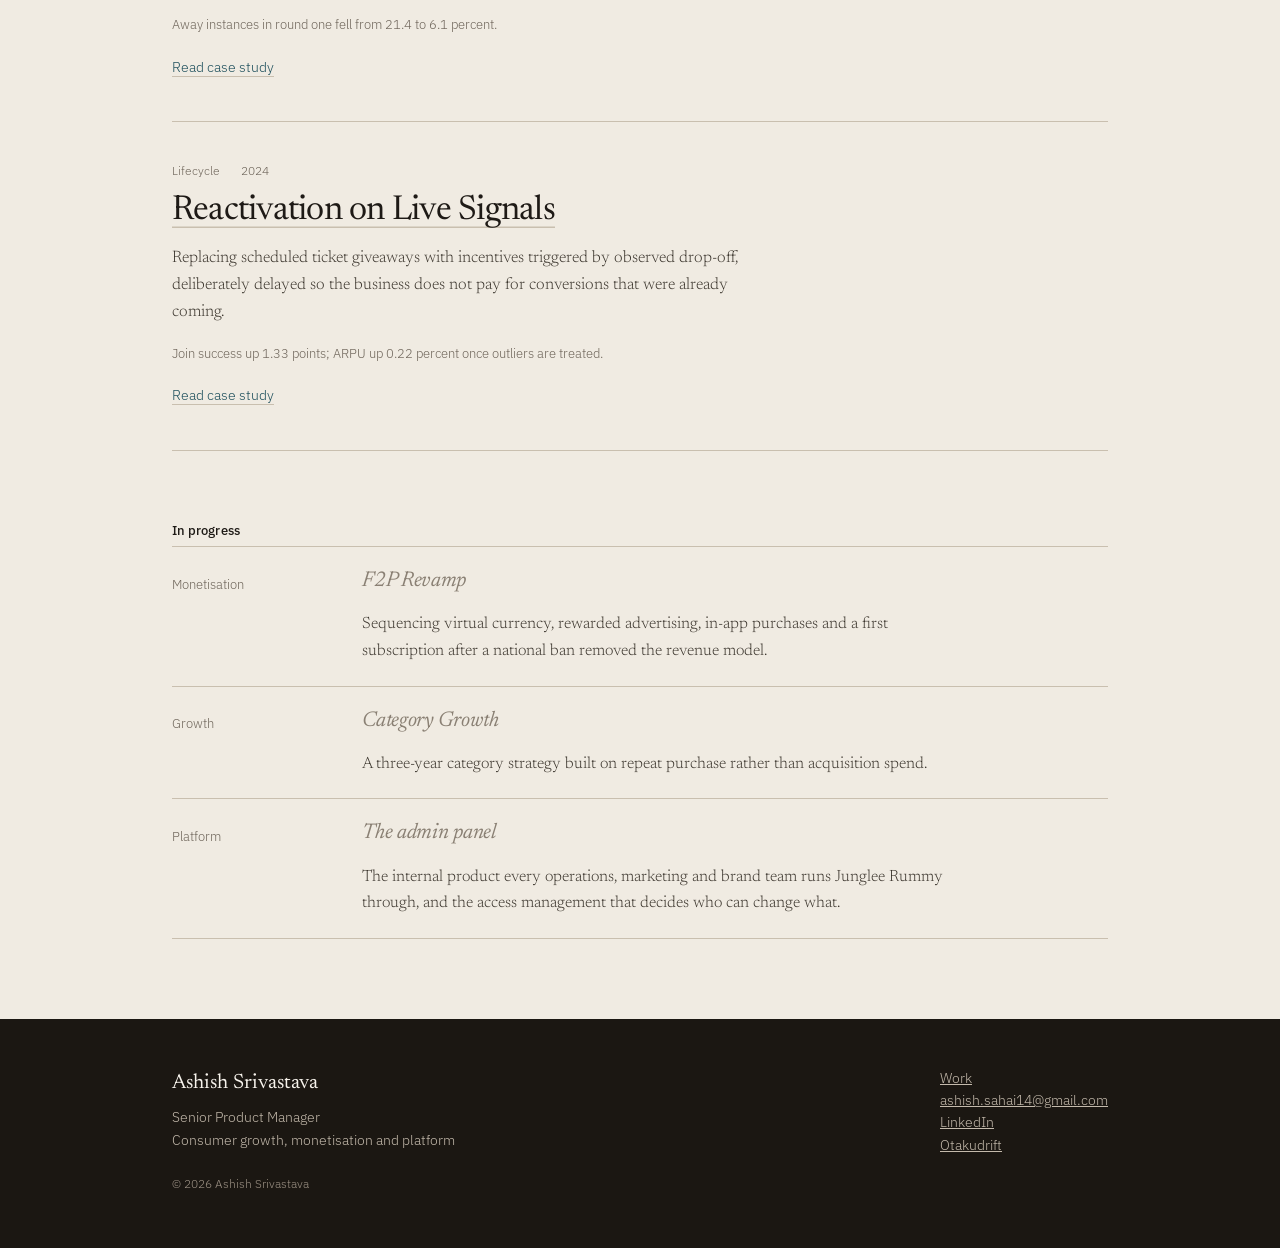
<file: work.html>
<!doctype html>
<html lang="en">
<head>
<meta charset="utf-8">
<meta name="viewport" content="width=device-width, initial-scale=1">
<title>Work — Ashish Srivastava</title>
<meta name="description" content="Product case studies on discovery, ranking, acquisition, gameplay and lifecycle.">
<meta property="og:title" content="Work — Ashish Srivastava">
<meta property="og:description" content="Product case studies on discovery, ranking, acquisition, gameplay and lifecycle.">
<link rel="preconnect" href="https://fonts.googleapis.com">
<link rel="preconnect" href="https://fonts.gstatic.com" crossorigin>
<link href="https://fonts.googleapis.com/css2?family=Newsreader:ital,opsz,wght@0,6..72,300;0,6..72,400;0,6..72,500;1,6..72,300;1,6..72,400&family=IBM+Plex+Sans:wght@400;500&display=swap" rel="stylesheet">
<link rel="stylesheet" href="style.css">
</head>
<body>
<a class="skip" href="#main">Skip to content</a>
<nav class="nav" aria-label="Primary">
  <div class="wrap">
    <a class="name" href="index.html">Ashish Srivastava</a>
    <ul>
      <li><a href="work.html" aria-current="page">Work</a></li>
      <li><a href="thinking.html">Thinking</a></li>
      <li><a href="about.html">About</a></li>
      <li><a href="contact.html">Contact</a></li>
    </ul>
  </div>
</nav><header class="band">
  <div class="wrap">
    <p class="crumb"><a href="index.html">Ashish Srivastava</a><span class="sep">/</span><span class="here">Work</span></p>
    <h1>Work</h1>
    <p class="standfirst">Five case studies, each covering the constraint, the decision, the alternatives considered, and what the measurement showed.</p>
  </div>
</header><main id="main"><div class="wrap"><div class="worklist"><article class="work-item rise"><p class="meta"><span>Discovery</span><span>2024 to 2025</span></p><h3><a href="tournament-lobby-revamp.html">Tournament Lobby Revamp</a></h3><p>Rebuilding the tournament lobby on segment-level sorting and configurable merchandising, tested three ways so the personalisation layer could be measured apart from the card redesign.</p><p class="outcome">ARPU rose about seven percent &mdash; from the redesign, not the personalisation.</p><a class="more" href="tournament-lobby-revamp.html">Read case study</a></article><article class="work-item rise"><p class="meta"><span>Ranking</span><span>2024</span></p><h3><a href="tournament-recommendations.html">Tournament Recommendations</a></h3><p>A recommendation engine built on three separate persona logics rather than one model, including a route that inferred tournament affinity from a player's ring-game spend.</p><p class="outcome">Tournament revenue per user up 7.3 percent, participation flat.</p><a class="more" href="tournament-recommendations.html">Read case study</a></article><article class="work-item rise"><p class="meta"><span>Acquisition</span><span>2024</span></p><h3><a href="tournament-ingress.html">Tournament Ingress</a></h3><p>Entry points into tournaments from the cash and practice surfaces players already used, including mid-game, and the restraints that kept an intrusive surface from damaging the game it sat on.</p><p class="outcome">Players doing both rose from about 35 to about 40 percent.</p><a class="more" href="tournament-ingress.html">Read case study</a></article><article class="work-item rise"><p class="meta"><span>Gameplay</span><span>2024 to 2025</span></p><h3><a href="bot-perception.html">Bot Perception</a></h3><p>Players believed they were facing bots. They were facing registered players who never took their seat. Rebuilding tournament matchmaking rather than addressing the belief.</p><p class="outcome">Away instances in round one fell from 21.4 to 6.1 percent.</p><a class="more" href="bot-perception.html">Read case study</a></article><article class="work-item rise"><p class="meta"><span>Lifecycle</span><span>2024</span></p><h3><a href="reactivation-on-live-signals.html">Reactivation on Live Signals</a></h3><p>Replacing scheduled ticket giveaways with incentives triggered by observed drop-off, deliberately delayed so the business does not pay for conversions that were already coming.</p><p class="outcome">Join success up 1.33 points; ARPU up 0.22 percent once outliers are treated.</p><a class="more" href="reactivation-on-live-signals.html">Read case study</a></article></div><section><h2 class="section rise">In progress</h2><div class="rows rise"><div class="row draft"><div class="label">Monetisation</div><div class="body"><h3>F2P Revamp</h3><p>Sequencing virtual currency, rewarded advertising, in-app purchases and a first subscription after a national ban removed the revenue model.</p></div></div><div class="row draft"><div class="label">Growth</div><div class="body"><h3>Category Growth</h3><p>A three-year category strategy built on repeat purchase rather than acquisition spend.</p></div></div><div class="row draft"><div class="label">Platform</div><div class="body"><h3>The admin panel</h3><p>The internal product every operations, marketing and brand team runs Junglee Rummy through, and the access management that decides who can change what.</p></div></div></div></section></div></main><footer>
  <div class="wrap">
    <div>
      <p class="fname">Ashish Srivastava</p>
      <div>Senior Product Manager<br>Consumer growth, monetisation and platform</div>
      <div class="small">&copy; 2026 Ashish Srivastava</div>
    </div>
    <div>
      <div><a href="work.html">Work</a></div>
      <div><a href="mailto:ashish.sahai14@gmail.com">ashish.sahai14@gmail.com</a></div>
      <div><a href="https://linkedin.com/in/ashishsrivastava">LinkedIn</a></div>
      <div><a href="https://otakudrift.com">Otakudrift</a></div>
    </div>
  </div>
</footer><script>
(function(){
  var reduce = window.matchMedia('(prefers-reduced-motion: reduce)').matches;
  var els = document.querySelectorAll('.rise');
  if (reduce || !('IntersectionObserver' in window)) { els.forEach(function(e){e.classList.add('in');}); return; }
  var io = new IntersectionObserver(function(en){
    en.forEach(function(e){ if(e.isIntersecting){ e.target.classList.add('in'); io.unobserve(e.target); } });
  }, {rootMargin:'0px 0px -8% 0px', threshold:0.05});
  els.forEach(function(e){io.observe(e);});
})();
</script>
</body>
</html>
</file>
<file: style.css>
:root{
  --paper:#F0EBE2; --paper-2:#E9E3D8; --paper-3:#E2DBCD; --block:#1B1712;
  --ink:#1E1A16; --body:#3A342C; --muted:#6E655A; --faint:#8A8074;
  --rule:#C9BFAF; --rule-soft:#D7CFC1;
  --link:#1B4D5A; --highlight:#BFD9DB;
  --on-block:#F7F3EC; --on-block-dim:#C4BAAC; --on-block-mute:#9C9184;
  --serif:"Newsreader",Georgia,serif;
  --sans:"IBM Plex Sans",system-ui,-apple-system,sans-serif;
  --measure:37rem;
  --gut:2.75rem;
}
*{box-sizing:border-box}
html{-webkit-text-size-adjust:100%;scroll-behavior:smooth;scroll-padding-top:4.25rem}
body{margin:0;background:var(--paper);color:var(--ink);
  font-family:var(--serif);font-size:19px;line-height:1.64;font-weight:300;
  font-optical-sizing:auto;text-rendering:optimizeLegibility}
.wrap{max-width:64rem;margin:0 auto;padding:0 var(--gut)}

/* ---------- sticky nav ---------- */
.nav{position:sticky;top:0;z-index:50;background:rgba(240,235,226,.92);
  backdrop-filter:saturate(140%) blur(8px);border-bottom:1px solid var(--rule-soft)}
.nav .wrap{display:flex;justify-content:space-between;align-items:center;
  gap:1.5rem;height:4.25rem}
.nav .name{font-family:var(--sans);font-size:.92rem;font-weight:500;
  letter-spacing:.005em;color:var(--ink);text-decoration:none;white-space:nowrap}
.nav ul{list-style:none;display:flex;gap:1.65rem;margin:0;padding:0;
  font-family:var(--sans);font-size:.85rem;flex-wrap:wrap;justify-content:flex-end}
.nav a{color:var(--muted);text-decoration:none;padding:.35rem 0;
  border-bottom:1px solid transparent;transition:color .18s,border-color .18s}
.nav a:hover{color:var(--ink);border-bottom-color:var(--link)}
.nav .on-block{display:none}

/* ---------- dark bands ---------- */
.band{background:var(--block);color:var(--on-block);padding:5.5rem 0 4.75rem}
.band.study{padding:4.25rem 0 3.5rem}
.band h1{font-family:var(--serif);font-weight:400;
  font-size:clamp(2.3rem,5.6vw,3.6rem);line-height:1.05;letter-spacing:-.028em;
  margin:0 0 1.5rem;max-width:17ch;color:var(--on-block)}
.band.study h1{font-size:clamp(2rem,4.6vw,3rem);max-width:20ch;margin-bottom:1.2rem}
.band .standfirst{max-width:var(--measure);margin:0;color:var(--on-block-dim);
  font-size:1.06rem;line-height:1.68}
.band .eyebrow{font-family:var(--sans);font-size:.78rem;color:var(--on-block-mute);
  margin:0 0 1.6rem;display:flex;gap:1.4rem;flex-wrap:wrap}
.band .eyebrow span{white-space:nowrap}

/* ---------- sections ---------- */
section{scroll-margin-top:4.25rem}
h2.section{font-family:var(--sans);font-size:.84rem;font-weight:500;color:var(--ink);
  margin:4.25rem 0 .35rem;letter-spacing:.005em}
.section-note{font-family:var(--sans);font-size:.82rem;color:var(--muted);
  max-width:var(--measure);margin:.1rem 0 1rem}
.rows{border-bottom:1px solid var(--rule)}
.row{display:grid;grid-template-columns:9.5rem 1fr;gap:2.4rem;padding:1.3rem 0;
  border-top:1px solid var(--rule)}
.row .label{font-family:var(--sans);font-size:.79rem;line-height:1.5;
  color:var(--muted);padding-top:.42rem}
.row .body{color:var(--body);font-size:1.02rem;max-width:var(--measure)}
.row .body>*:first-child{margin-top:0}
.row .body>*:last-child{margin-bottom:0}
.row h3{font-family:var(--serif);font-weight:500;font-size:1.34rem;line-height:1.26;
  letter-spacing:-.015em;margin:0 0 .45rem;color:var(--ink)}
.row h3 a{color:var(--ink);text-decoration:none;
  box-shadow:inset 0 -.42rem 0 var(--highlight);transition:box-shadow .22s ease}
.row.study:hover h3 a{box-shadow:inset 0 -1.2rem 0 var(--highlight)}
.row.draft h3{color:var(--faint);font-weight:400;font-style:italic}
.status{display:block;font-family:var(--sans);font-size:.73rem;color:var(--faint);
  margin-top:.6rem}

/* case-study row hover reveal */
.row.study{transition:background .22s ease}
.row.study:hover{background:var(--paper-2)}
.row.study .reveal{font-family:var(--sans);font-size:.78rem;color:var(--muted);
  margin:.7rem 0 0;display:flex;gap:1.3rem;flex-wrap:wrap;align-items:baseline;
  opacity:0;transform:translateY(-.2rem);transition:opacity .22s ease,transform .22s ease}
.row.study:hover .reveal,.row.study:focus-within .reveal{opacity:1;transform:none}
.row.study .reveal .outcome{color:var(--ink)}
.row.study .reveal .go{color:var(--link)}
@media (hover:none){.row.study .reveal{opacity:1;transform:none}}

/* ---------- numbers ---------- */
.figs{border-bottom:1px solid var(--rule)}
.fig-row{display:grid;grid-template-columns:1fr 1fr;gap:2.4rem;
  border-top:1px solid var(--rule);padding:1.5rem 0;align-items:baseline}
.fig-row .n{font-family:var(--serif);font-weight:400;
  font-size:clamp(1.75rem,3.4vw,2.5rem);line-height:1.05;letter-spacing:-.025em;
  color:var(--ink)}
.fig-row .d{font-family:var(--sans);font-size:.86rem;color:var(--muted);
  line-height:1.55;max-width:26rem}

/* ---------- essays ---------- */
.essay{border-top:1px solid var(--rule);padding:1.5rem 0;display:grid;
  grid-template-columns:9.5rem 1fr;gap:2.4rem}
.essay h3{font-family:var(--sans);font-size:.86rem;font-weight:500;margin:.3rem 0 0;
  color:var(--ink);line-height:1.4}
.essay p{margin:0;color:var(--body);font-size:1.02rem;max-width:var(--measure)}

/* ---------- flow ---------- */
.flow{display:flex;flex-wrap:wrap;gap:.45rem;align-items:center;
  font-family:var(--sans);font-size:.8rem;color:var(--muted);margin:.9rem 0 0}
.flow span{background:var(--paper-3);border:1px solid var(--rule);
  padding:.28rem .6rem;border-radius:2px;color:var(--body)}
.flow i{font-style:normal;color:var(--faint)}

/* ---------- article ---------- */
.article{padding:3.4rem 0 1rem}
.prose{max-width:var(--measure)}
.prose h2{font-family:var(--serif);font-weight:500;font-size:1.5rem;line-height:1.28;
  letter-spacing:-.015em;margin:3.1rem 0 .9rem}
.prose h2:first-of-type{margin-top:0}
.prose p{margin:0 0 1.15rem;color:var(--body)}
.prose ul{margin:0 0 1.3rem;padding-left:1.15rem;color:var(--body)}
.prose li{margin-bottom:.55rem}
.prose strong{font-weight:500;color:var(--ink)}
.prose hr{border:0;border-top:1px solid var(--rule);margin:2.6rem 0}
.prose a{color:var(--link)}
.prose figure{margin:2.2rem 0}
.prose figure img{display:block;width:100%;height:auto;
  border:1px solid var(--rule);background:#fff}
.prose figcaption{font-family:var(--sans);font-size:.79rem;color:var(--muted);
  line-height:1.65;max-width:30rem;margin-top:.65rem}
.prose figure.phone{max-width:20rem;width:100%;margin-left:0}
.prose figure.phone figcaption{max-width:20rem}
.prose figure.diagram img{border:0;background:none}
.prose figure.diagram svg{display:block;width:100%;height:auto}
@media (min-width:68rem){
  .prose figure{margin-left:-6rem;width:calc(100% + 6rem)}
  .prose figure.phone,.prose figure.diagram{margin-left:0;width:auto}
}
.backtop{font-family:var(--sans);font-size:.83rem;margin:2.8rem 0 0}
.backtop a{color:var(--link)}

/* ---------- footer ---------- */
footer{margin-top:5rem;background:var(--block);color:var(--on-block-dim);
  padding:3rem 0 3.4rem}
footer .wrap{display:flex;justify-content:space-between;gap:2rem;flex-wrap:wrap;
  font-family:var(--sans);font-size:.85rem}
footer .fname{font-family:var(--serif);font-size:1.3rem;color:var(--on-block);
  font-weight:400;margin:0 0 .35rem}
footer a{color:var(--on-block-dim)}
footer a:hover{color:var(--on-block)}
footer .small{font-size:.78rem;color:var(--on-block-mute);margin-top:1.4rem}

a:focus-visible{outline:2px solid var(--link);outline-offset:3px}
.band a:focus-visible,footer a:focus-visible{outline-color:var(--highlight)}
.skip{position:absolute;left:-999px}
.skip:focus{left:1rem;top:.6rem;z-index:99;background:var(--paper);
  padding:.5rem .8rem;font-family:var(--sans);font-size:.85rem}

/* ---------- motion ---------- */
.rise{opacity:0;transform:translateY(.9rem);
  transition:opacity .55s ease,transform .55s ease}
.rise.in{opacity:1;transform:none}

/* ---------- responsive ---------- */
@media (max-width:60rem){:root{--gut:2rem}}
@media (max-width:48rem){
  body{font-size:18px}
  :root{--gut:1.35rem}
  .nav .wrap{height:auto;padding-top:.7rem;padding-bottom:.7rem;
    flex-direction:column;align-items:flex-start;gap:.5rem}
  html{scroll-padding-top:6.5rem}
  .nav ul{gap:1.15rem;justify-content:flex-start;font-size:.82rem}
  .band{padding:3.2rem 0 2.8rem}
  .band.study{padding:2.6rem 0 2.2rem}
  .row,.essay{grid-template-columns:1fr;gap:.5rem;padding:1.25rem 0}
  .row .label,.essay h3{padding-top:0;margin-top:0}
  .essay h3{font-size:.84rem;color:var(--muted)}
  .fig-row{grid-template-columns:1fr;gap:.3rem}
  .prose figure{width:100%;margin-left:0}
}
@media (prefers-reduced-motion:reduce){
  html{scroll-behavior:auto}
  *{transition:none!important;animation:none!important}
  .rise{opacity:1;transform:none}
}

/* ---------- navigation additions ---------- */
.nav a[aria-current="page"]{color:var(--ink);border-bottom-color:var(--link)}
.nav .back{font-family:var(--sans);font-size:.85rem;color:var(--muted);text-decoration:none}
.nav .back:hover{color:var(--ink)}
.nav .back::before{content:"\2190";margin-right:.45rem;color:var(--faint)}

/* breadcrumb inside the dark band */
.crumb{font-family:var(--sans);font-size:.8rem;margin:0 0 1.6rem}
.crumb a{color:var(--on-block-mute);text-decoration:none}
.crumb a:hover{color:var(--on-block);text-decoration:underline;text-underline-offset:3px}
.crumb .sep{color:var(--on-block-mute);margin:0 .5rem}
.crumb .here{color:var(--on-block-dim)}

/* on-this-page */
.toc{border-top:1px solid var(--rule);border-bottom:1px solid var(--rule);
  padding:1.15rem 0;margin:0 0 2.6rem;display:grid;grid-template-columns:9.5rem 1fr;gap:2.4rem}
.toc h2{font-family:var(--sans);font-size:.79rem;font-weight:500;color:var(--muted);
  margin:.1rem 0 0}
.toc ol{list-style:none;margin:0;padding:0;display:flex;flex-wrap:wrap;
  gap:.35rem 1.5rem;font-family:var(--sans);font-size:.85rem}
.toc a{color:var(--body);text-decoration:none;border-bottom:1px solid var(--rule)}
.toc a:hover{color:var(--link);border-bottom-color:var(--link)}

/* prev / next */
.pager{margin-top:3.5rem;border-top:1px solid var(--rule);
  display:grid;grid-template-columns:1fr 1fr;gap:2.4rem}
.pager > *{padding:1.5rem 0}
.pager .next{text-align:right;border-left:1px solid var(--rule);padding-left:2.4rem}
.pager .k{font-family:var(--sans);font-size:.76rem;color:var(--muted);
  display:block;margin-bottom:.4rem}
.pager a{font-family:var(--serif);font-size:1.18rem;font-weight:500;line-height:1.3;
  letter-spacing:-.012em;color:var(--ink);text-decoration:none;
  box-shadow:inset 0 -.35rem 0 var(--highlight);transition:box-shadow .22s ease}
.pager a:hover{box-shadow:inset 0 -1.05rem 0 var(--highlight)}
.pager .all{grid-column:1 / -1;border-top:1px solid var(--rule);padding:1.1rem 0;
  font-family:var(--sans);font-size:.85rem}
.pager .all a{font-family:var(--sans);font-size:.85rem;color:var(--link);
  box-shadow:none;text-decoration:underline;text-underline-offset:3px}

@media (max-width:48rem){
  .toc{grid-template-columns:1fr;gap:.55rem}
  .pager{grid-template-columns:1fr;gap:0}
  .pager .next{text-align:left;border-left:0;padding-left:0;border-top:1px solid var(--rule)}
}


/* ---------- sparse work index ---------- */
.lede{max-width:var(--measure);color:var(--body);font-size:1.06rem;margin:0 0 1rem}
.worklist{margin:2.5rem 0 0}
.work-item{border-top:1px solid var(--rule);padding:2.4rem 0}
.worklist .work-item:last-child{border-bottom:1px solid var(--rule)}
.work-item .meta{font-family:var(--sans);font-size:.78rem;color:var(--muted);
  margin:0 0 .7rem;display:flex;gap:1.3rem;flex-wrap:wrap}
.work-item h3{font-family:var(--serif);font-weight:400;
  font-size:clamp(1.6rem,3.2vw,2.15rem);line-height:1.16;letter-spacing:-.022em;
  margin:0 0 .8rem}
.work-item h3 a{color:var(--ink);text-decoration:none;
  box-shadow:inset 0 -.1rem 0 var(--rule);transition:box-shadow .22s ease}
.work-item:hover h3 a{box-shadow:inset 0 -.55rem 0 var(--highlight)}
.work-item p{max-width:var(--measure);color:var(--body);margin:0 0 1rem;font-size:1.04rem}
.work-item .more{font-family:var(--sans);font-size:.85rem;color:var(--link);
  text-decoration:none;border-bottom:1px solid var(--rule)}
.work-item:hover .more{border-bottom-color:var(--link)}
.work-item .outcome{font-family:var(--sans);font-size:.82rem;color:var(--muted);
  margin:0 0 1rem}

/* ---------- contact ---------- */
.contact{max-width:var(--measure)}
.contact p{font-size:1.06rem;color:var(--body)}
.contact .lines{border-top:1px solid var(--rule);margin-top:2rem}
.contact .lines div{border-bottom:1px solid var(--rule);padding:1.1rem 0;
  display:grid;grid-template-columns:9.5rem 1fr;gap:2.4rem;
  font-family:var(--sans);font-size:.95rem}
.contact .lines span{font-size:.79rem;color:var(--muted)}
.contact .lines a{color:var(--link)}
@media (max-width:48rem){.contact .lines div{grid-template-columns:1fr;gap:.3rem}}
</file>
